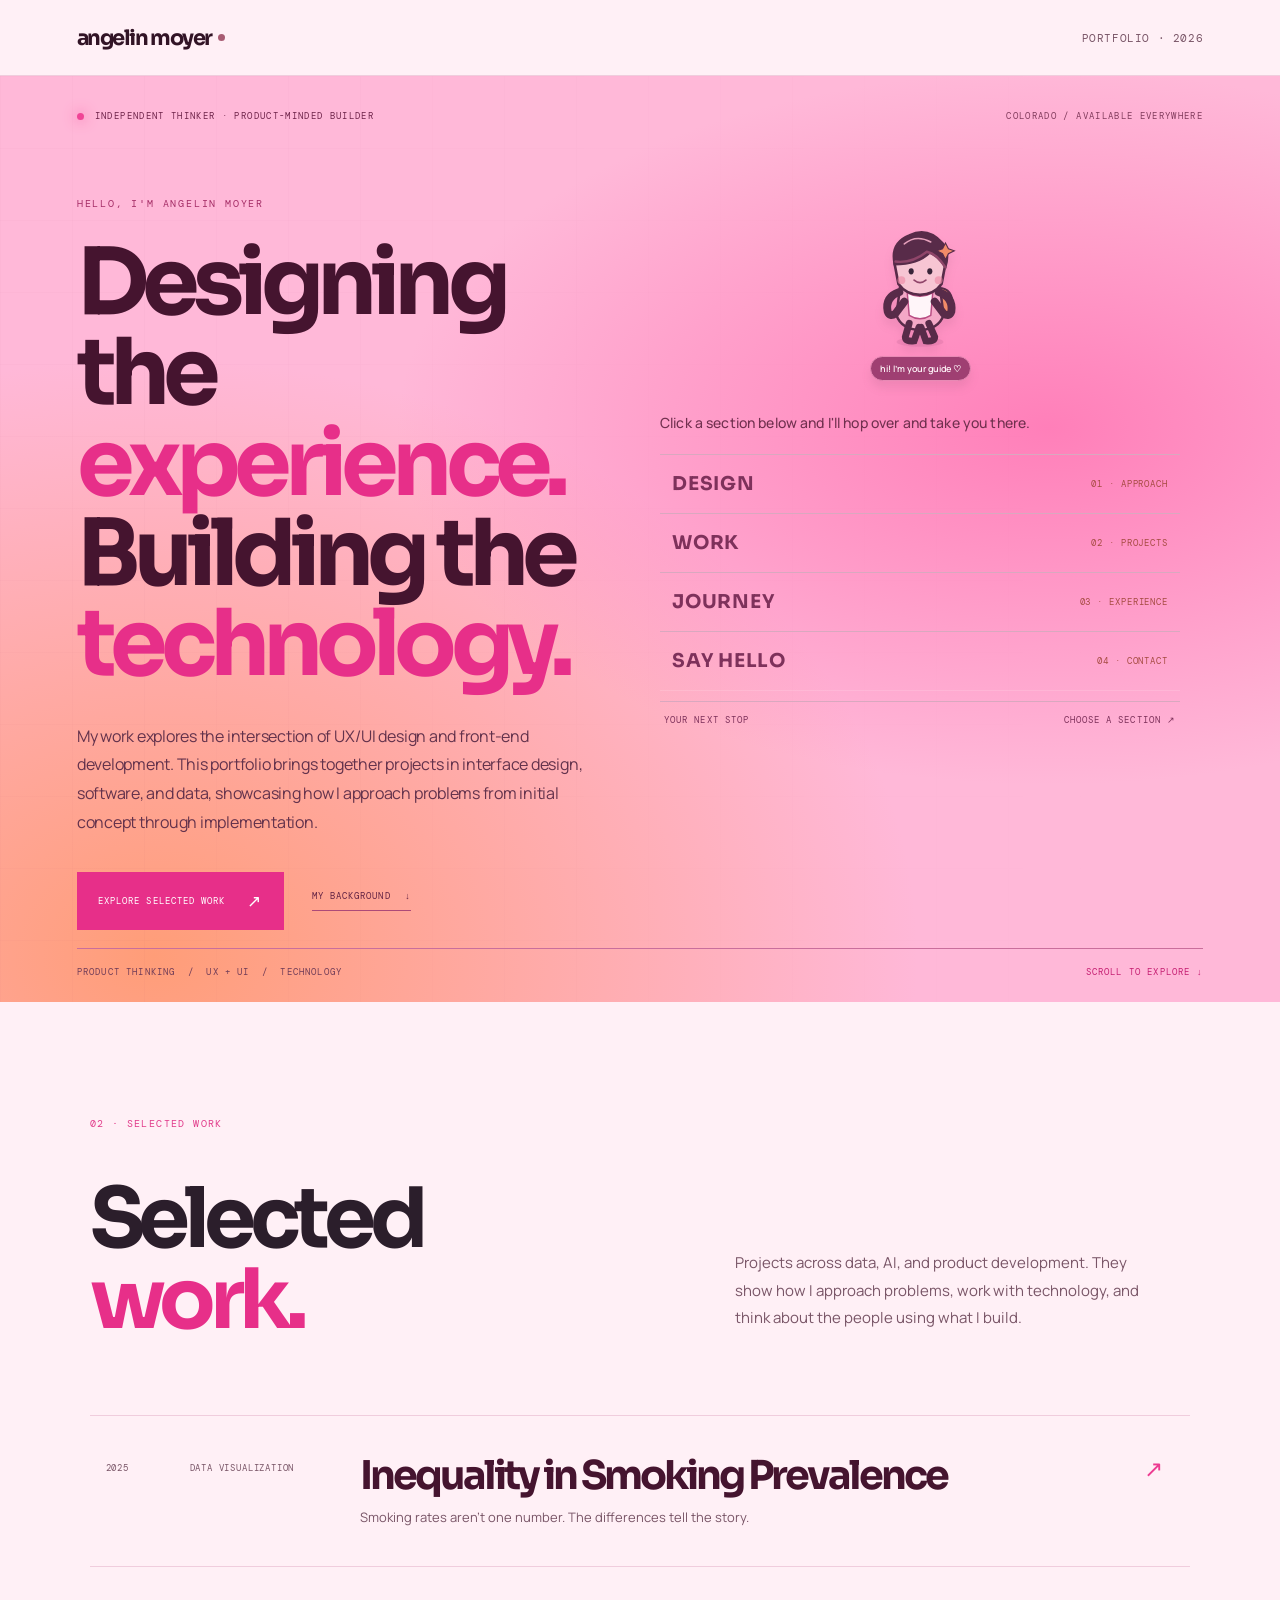
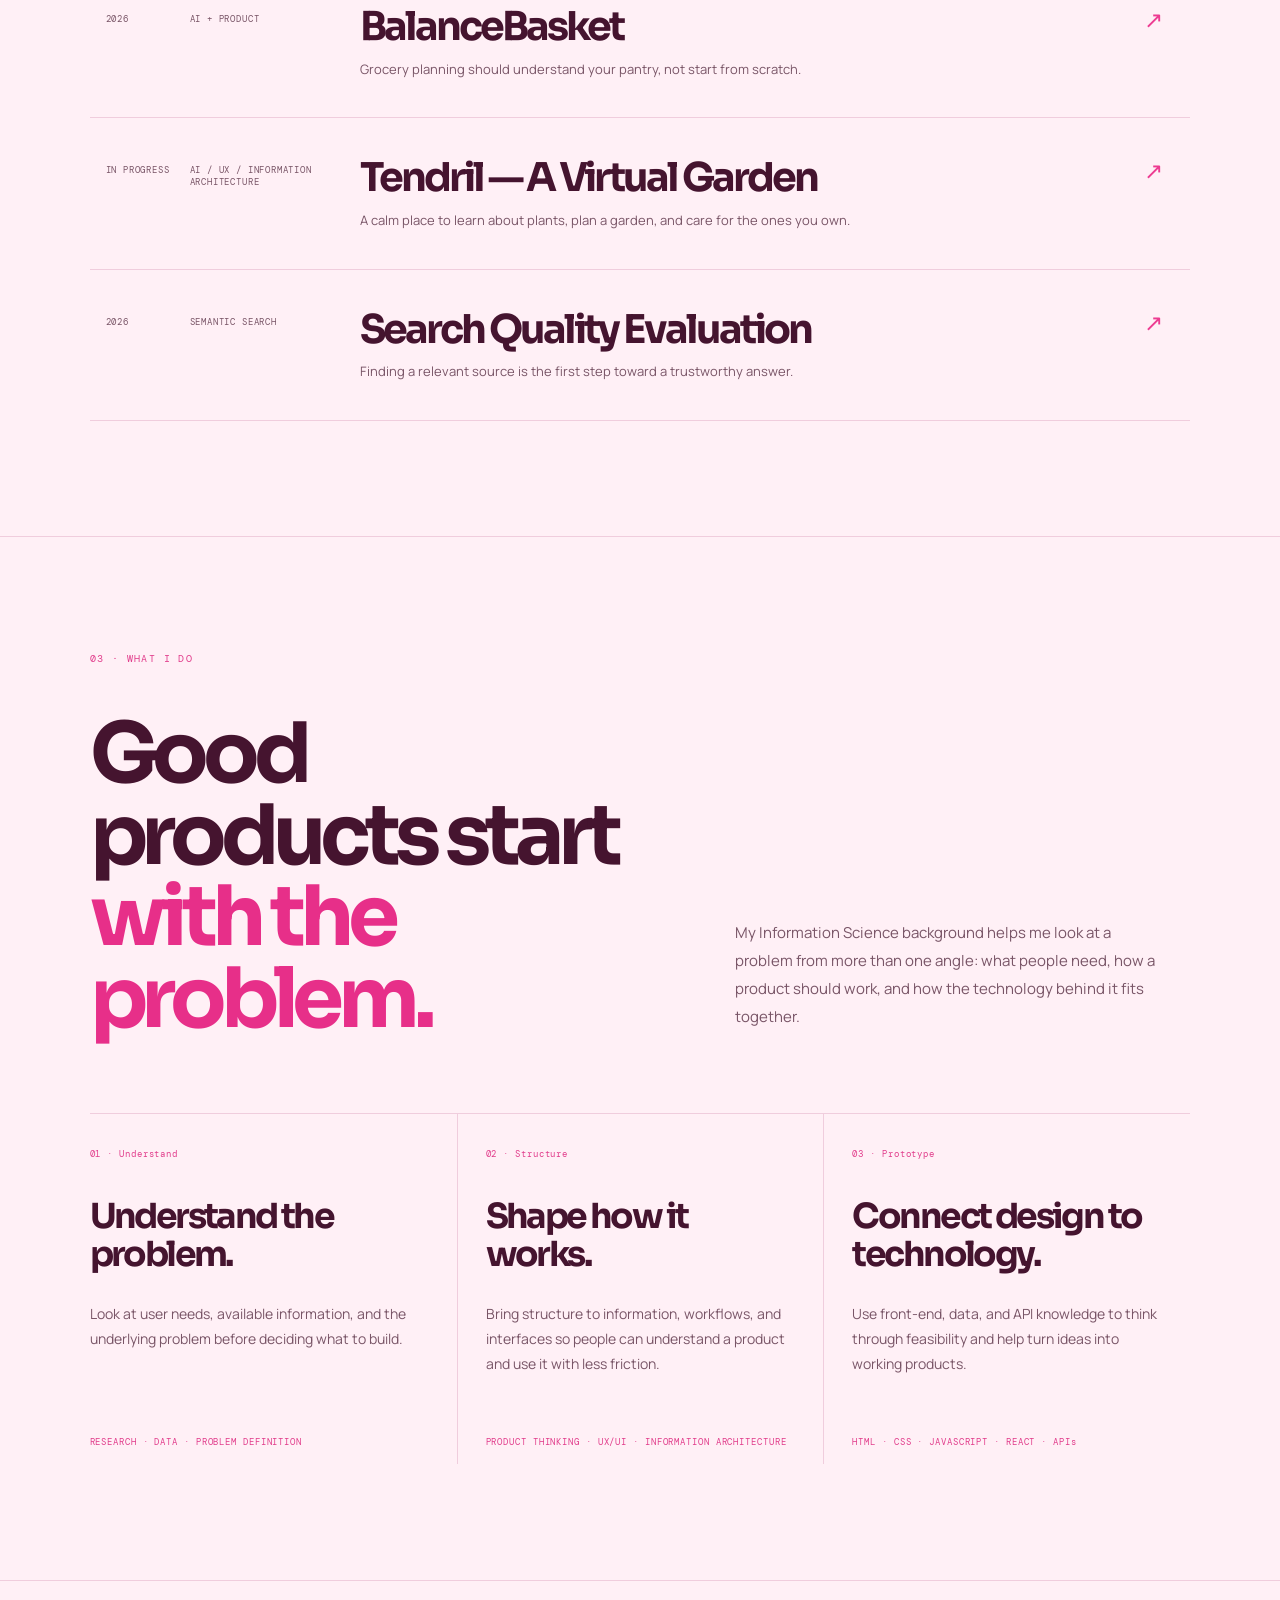
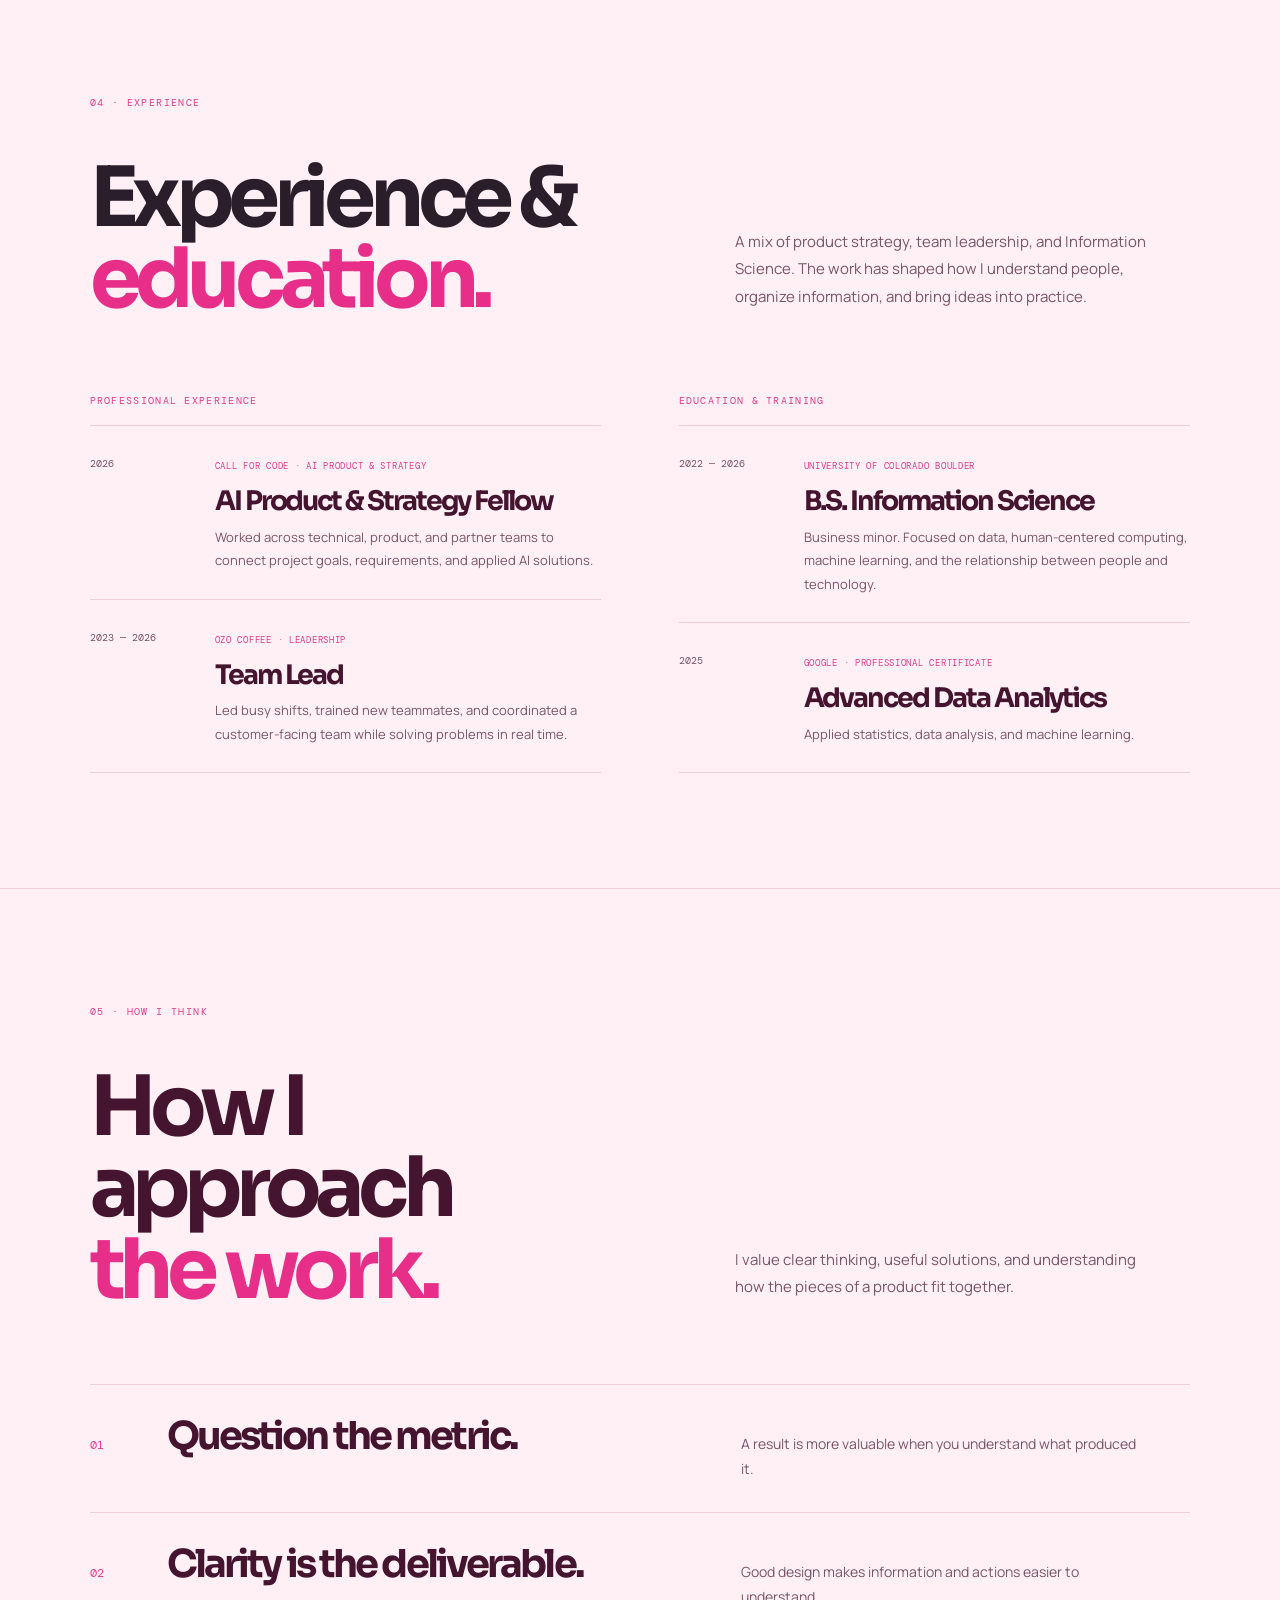
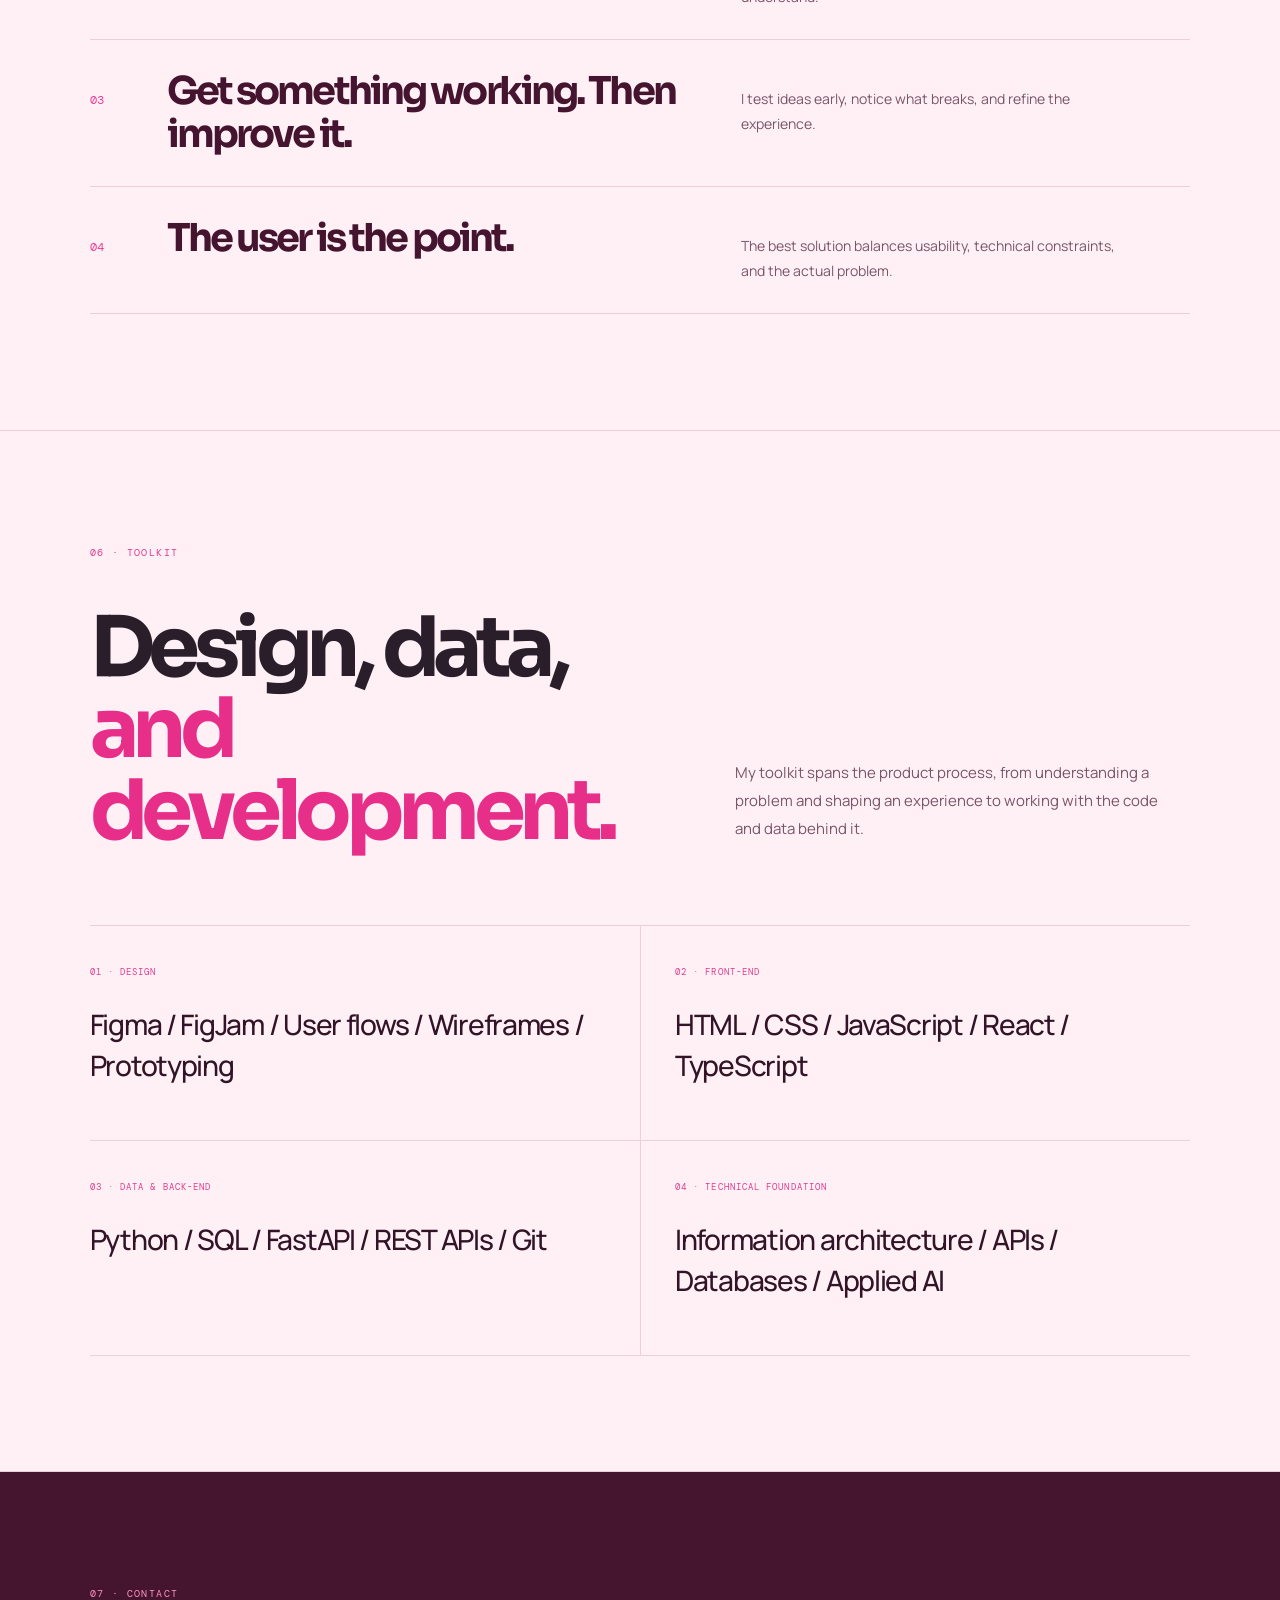
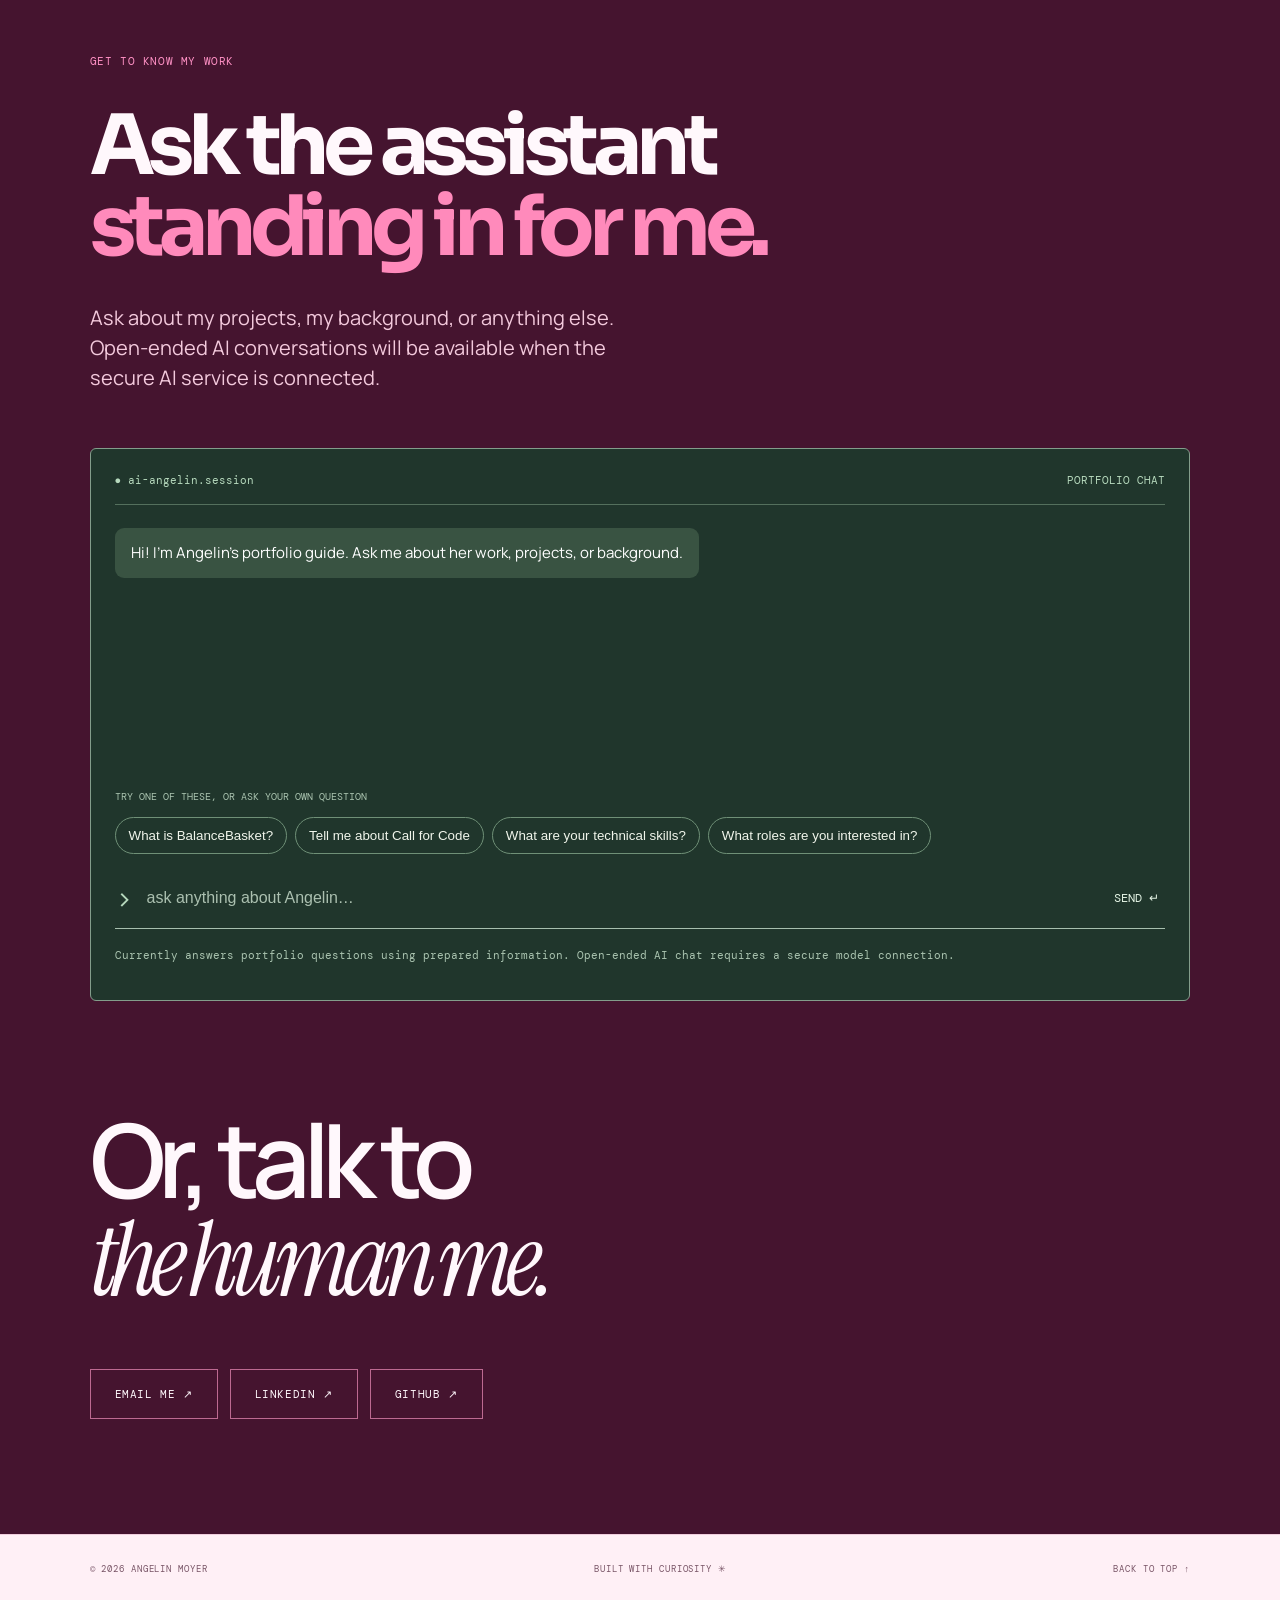
<file: index.html>
<!doctype html>
<html lang="en">
<head>
<meta charset="utf-8"><meta name="viewport" content="width=device-width,initial-scale=1">
<meta name="description" content="Angelin Moyer — Product thinking, user experience, and technical problem-solving. Selected work and experience.">
<title>Angelin Moyer — Product · Design · Technology</title>
<link rel="stylesheet" href="editorial.css"><link rel="stylesheet" href="motion.css"><link rel="stylesheet" href="assistant.css"><link rel="stylesheet" href="projects-inline.css"><link rel="stylesheet" href="illustrations.css"><link rel="stylesheet" href="playground.css?v=guide-spacing-2">
</head>
<body>
<div class="site-wrap">
<header class="topbar"><a class="wordmark" href="#top">angelin moyer<span class="asterisk">✳</span></a><span class="topbar-caption">PORTFOLIO · 2026</span></header>
<main id="top">
<section class="hero section">
  <div class="hero-kicker"><span class="hero-kicker-dot"></span><span>INDEPENDENT THINKER · PRODUCT-MINDED BUILDER</span><span class="hero-kicker-right">COLORADO / AVAILABLE EVERYWHERE</span></div>
  <div class="hero-stage">
    <div class="hero-copy">
      <p class="hero-overline">HELLO, I'M ANGELIN MOYER</p>
      <h1>Designing the<br><em>experience.</em><br>Building the<br><em>technology.</em></h1>
      <p class="hero-lead">My work explores the intersection of UX/UI design and front-end development. This portfolio brings together projects in interface design, software, and data, showcasing how I approach problems from initial concept through implementation.</p>
      <div class="hero-actions"><a class="hero-primary" href="#work">EXPLORE SELECTED WORK <span>↗</span></a><a class="hero-secondary" href="#path">MY BACKGROUND <span>↓</span></a></div>
    </div>
    <div class="hero-art interactive-world" aria-label="Interactive portfolio world">
      <div class="world-heading"><span>HI, I'M YOUR GUIDE</span><span>LET'S EXPLORE</span></div><p class="guide-instructions">Click a section below and I'll hop over and take you there.</p>
      <div class="world-stage" id="world-stage">
        
        <button class="world-object object-design" data-destination="approach" aria-label="Go to design approach">
          <span class="object-name">DESIGN</span><span class="object-hint">01 · APPROACH</span>
        </button>
        <button class="world-object object-build" data-destination="work" aria-label="Go to selected work">
          <span class="object-name">WORK</span><span class="object-hint">02 · PROJECTS</span>
        </button>
        <button class="world-object object-data" data-destination="path" aria-label="Go to experience and education">
          <span class="object-name">JOURNEY</span><span class="object-hint">03 · EXPERIENCE</span>
        </button>
        <button class="world-object object-product" data-destination="contact" aria-label="Go to contact">
          <span class="object-name">SAY HELLO</span><span class="object-hint">04 · CONTACT</span>
        </button>
        <div class="tiny-mascot" id="tiny-mascot" aria-hidden="true">
          <svg viewBox="0 0 100 126" role="presentation">
            <ellipse cx="50" cy="118" rx="24" ry="5" class="mascot-shadow"/>
            <path class="mascot-backpack" d="M69 63 Q84 63 83 82 L76 91 L66 83Z"/>
            <path class="mascot-body" d="M30 59 Q50 48 70 59 L74 91 Q69 105 50 106 Q31 105 26 91Z"/>
            <path class="mascot-bib" d="M37 68 Q50 75 63 68 L61 91 Q50 98 39 91Z"/>
            <path class="mascot-arm" d="M29 67 Q14 72 17 87 Q19 93 25 89 L34 77"/>
            <path class="mascot-arm" d="M69 67 Q84 72 82 87 Q80 93 74 89 L65 77"/>
            <path class="mascot-leg" d="M39 99 L35 113 Q35 118 44 117 L49 103"/>
            <path class="mascot-leg" d="M59 99 L65 113 Q65 118 56 117 L51 103"/>
            <path class="mascot-head" d="M24 38 Q24 12 50 10 Q76 12 76 38 L72 59 Q64 70 50 70 Q36 70 28 59Z"/>
            <path class="mascot-hair" d="M24 39 Q19 17 39 9 Q58 0 73 17 Q81 27 76 42 Q69 31 60 27 Q48 39 24 39Z"/>
            <path class="mascot-fringe" d="M25 36 Q42 38 57 26 Q67 28 76 42"/>
            <ellipse cx="41" cy="46" rx="2.6" ry="3.2" class="mascot-eye"/><ellipse cx="60" cy="46" rx="2.6" ry="3.2" class="mascot-eye"/>
            <path class="mascot-smile" d="M44 55 Q50 60 56 55"/>
            <circle cx="31" cy="55" r="4" class="mascot-blush"/><circle cx="69" cy="55" r="4" class="mascot-blush"/>
            <path class="mascot-hairline" d="M34 18 Q46 8 61 16"/>
            <path class="mascot-star" d="M76 17 l3 6 6 2 -6 3 -3 6 -3 -6 -6 -3 6 -2Z"/>
          </svg>
          <span>hi! I'm your guide ♡</span>
        </div>
        
      </div>
      <div class="world-footer"><span>YOUR NEXT STOP</span><span>CHOOSE A SECTION ↗</span></div>
    </div>  </div>
  <div class="hero-bottomline"><span>PRODUCT THINKING&nbsp; / &nbsp;UX + UI&nbsp; / &nbsp;TECHNOLOGY</span><a href="#work">SCROLL TO EXPLORE ↓</a></div>
</section>
<section class="section works" id="work"><div class="section-index">02 · SELECTED WORK</div><div class="section-intro"><h2>Selected<br><em>work.</em></h2><p>Projects across data, AI, and product development. They show how I approach problems, work with technology, and think about the people using what I build.</p></div>
<div class="work-list"><details class="editorial-project" id="project-1"><summary class="work-row"><span class="work-year">2025</span><span class="work-code">DATA VISUALIZATION</span><span class="work-name">Inequality in Smoking Prevalence<small>Smoking rates aren't one number. The differences tell the story.</small></span><span class="work-arrow" aria-hidden="true">↗</span></summary><div class="project-reveal"><div class="project-feature"><div class="project-kicker">DATA VISUALIZATION / 2025</div><h3>Inequality in Smoking Prevalence</h3><p class="project-standfirst">Smoking rates aren't one number. The differences tell the story.</p><p>A public-health analysis exploring how smoking prevalence changes across place, education, age, race, and sex. Rather than reduce the problem to one national average, I wanted people to be able to see the disparities.</p><p>I cleaned and combined public datasets, used SQL and Python to examine trends, and helped create interactive visualizations that made comparisons easier to explore.</p><div class="project-stack">PYTHON · SQL · PANDAS · DATA VISUALIZATION</div></div><div class="project-visual"><div class="mini-art art-analytics" aria-hidden="true"><div class="art-bars"><i></i><i></i><i></i><i></i><i></i></div><span>↗</span></div><span>SELECTED WORK · 01</span></div></div></details>
<details class="editorial-project" id="project-2"><summary class="work-row"><span class="work-year">2026</span><span class="work-code">AI + PRODUCT</span><span class="work-name">BalanceBasket<small>Grocery planning should understand your pantry, not start from scratch.</small></span><span class="work-arrow" aria-hidden="true">↗</span></summary><div class="project-reveal"><div class="project-feature"><div class="project-kicker">AI + PRODUCT / 2026</div><h3>BalanceBasket</h3><p class="project-standfirst">Grocery planning should understand your pantry, not start from scratch.</p><p>A budget-aware grocery planner that brings together lists, pantry tracking, meal ideas, and AI-assisted recommendations. The challenge wasn't just generating an answer. It was giving the assistant enough context to make the answer useful.</p><p>I led backend and AI assistant work, creating FastAPI endpoints and database workflows that pass cart items, pantry contents, budgets, and dietary preferences into the recommendation experience.</p><div class="project-stack">PYTHON · FASTAPI · SQLITE · REST APIs</div></div><div class="project-visual"><div class="mini-art art-basket" aria-hidden="true"><div class="basket-body"><span>✳</span><b>BALANCE<br>BASKET</b></div><div class="basket-orbit">AI</div></div><span>SELECTED WORK · 02</span></div></div></details>
<details class="editorial-project" id="project-3"><summary class="work-row"><span class="work-year">IN PROGRESS</span><span class="work-code">AI / UX / INFORMATION ARCHITECTURE</span><span class="work-name">Tendril — A Virtual Garden<small>A calm place to learn about plants, plan a garden, and care for the ones you own.</small></span><span class="work-arrow" aria-hidden="true">↗</span></summary><div class="project-reveal"><div class="project-feature"><div class="project-kicker">AI / UX / INFORMATION ARCHITECTURE · 2026</div><h3>Tendril</h3><p class="project-standfirst">A virtual garden that grows alongside your real one.</p><p>Tendril is a cozy virtual garden concept that helps beginner plant owners explore plants before bringing them home and care for the ones they already own. An AI assistant offers plant-care guidance with sources, confidence cues, and clear ways to question or correct an answer.</p><p>The project is in progress. I'm developing the information architecture around a shared content model for dream plants, real plants, and AI answers, with a plant lifecycle that moves from exploring and learning to acquiring and growing. Planned research includes a competitor audit, user interviews, and card sorting to shape the structure and navigation.</p><p>Next, I'll translate the IA into a Figma design system, key mobile screens, and clickable flows, then test and refine the experience. The case study will document design decisions, usability findings, iterations, and accessibility considerations as the work develops.</p><div class="project-stack">FIGMA · UX RESEARCH · INFORMATION ARCHITECTURE · PROTOTYPING · AI UX</div></div><div class="project-visual"><div class="mini-art art-tendril" aria-hidden="true"><div class="tendril-sun"></div><div class="tendril-stem stem-one"><i></i><b></b></div><div class="tendril-stem stem-two"><i></i><b></b></div><div class="tendril-stem stem-three"><i></i><b></b></div><div class="tendril-pot"><span></span></div><div class="tendril-label">GROW AT YOUR OWN PACE</div></div><span>CASE STUDY · IN PROGRESS</span></div></div></details>
<details class="editorial-project" id="project-4"><summary class="work-row"><span class="work-year">2026</span><span class="work-code">SEMANTIC SEARCH</span><span class="work-name">Search Quality Evaluation<small>Finding a relevant source is the first step toward a trustworthy answer.</small></span><span class="work-arrow" aria-hidden="true">↗</span></summary><div class="project-reveal"><div class="project-feature"><div class="project-kicker">SEMANTIC SEARCH / 2026</div><h3>Search Quality Evaluation</h3><p class="project-standfirst">Finding a relevant source is the first step toward a trustworthy answer.</p><p>A semantic search and retrieval project built around embeddings, vector similarity, and source-grounded responses. The interesting question was not only whether a system could return text, but whether that text was actually relevant.</p><p>I worked with document preprocessing, embedding-based retrieval, similarity scoring, and evaluation planning to identify failure modes and assess search quality.</p><div class="project-stack">PYTHON · MONGODB · OLLAMA · RAG</div></div><div class="project-visual"><div class="mini-art art-search" aria-hidden="true"><div class="node n1">DATA</div><div class="node n2">EMBED</div><div class="node n3">MATCH</div><div class="node n4">ANSWER</div></div><span>SELECTED WORK · 04</span></div></div></details></div></section>
<section class="section" id="approach"><div class="section-index">03 · WHAT I DO</div><div class="section-intro"><h2>Good products start<br><em>with the problem.</em></h2><p>My Information Science background helps me look at a problem from more than one angle: what people need, how a product should work, and how the technology behind it fits together.</p></div><div class="triad">
<article><span class="count">01 · Understand</span><h3>Understand the problem.</h3><p>Look at user needs, available information, and the underlying problem before deciding what to build.</p><span class="underlabel">RESEARCH · DATA · PROBLEM DEFINITION</span></article>
<article><span class="count">02 · Structure</span><h3>Shape how it works.</h3><p>Bring structure to information, workflows, and interfaces so people can understand a product and use it with less friction.</p><span class="underlabel">PRODUCT THINKING · UX/UI · INFORMATION ARCHITECTURE</span></article>
<article><span class="count">03 · Prototype</span><h3>Connect design to technology.</h3><p>Use front-end, data, and API knowledge to think through feasibility and help turn ideas into working products.</p><span class="underlabel">HTML · CSS · JAVASCRIPT · REACT · APIs</span></article>
</div></section>
<section class="section path" id="path"><div class="section-index">04 · EXPERIENCE</div><div class="section-intro"><h2>Experience &<br><em>education.</em></h2><p>A mix of product strategy, team leadership, and Information Science. The work has shaped how I understand people, organize information, and bring ideas into practice.</p></div>
<div class="experience-groups">
  <div class="experience-group"><div class="experience-group-label">PROFESSIONAL EXPERIENCE</div>
    <article class="experience-card"><span class="experience-date">2026</span><div><small>CALL FOR CODE · AI PRODUCT & STRATEGY</small><h3>AI Product & Strategy Fellow</h3><p>Worked across technical, product, and partner teams to connect project goals, requirements, and applied AI solutions.</p></div></article>
    <article class="experience-card"><span class="experience-date">2023 — 2026</span><div><small>OZO COFFEE · LEADERSHIP</small><h3>Team Lead</h3><p>Led busy shifts, trained new teammates, and coordinated a customer-facing team while solving problems in real time.</p></div></article>
  </div>
  <div class="experience-group"><div class="experience-group-label">EDUCATION & TRAINING</div>
    <article class="experience-card"><span class="experience-date">2022 — 2026</span><div><small>UNIVERSITY OF COLORADO BOULDER</small><h3>B.S. Information Science</h3><p>Business minor. Focused on data, human-centered computing, machine learning, and the relationship between people and technology.</p></div></article>
    <article class="experience-card"><span class="experience-date">2025</span><div><small>GOOGLE · PROFESSIONAL CERTIFICATE</small><h3>Advanced Data Analytics</h3><p>Applied statistics, data analysis, and machine learning.</p></div></article>
  </div>
</div></section>
<section class="section principles" id="thinking"><div class="section-index">05 · HOW I THINK</div><div class="section-intro"><h2>How I approach<br><em>the work.</em></h2><p>I value clear thinking, useful solutions, and understanding how the pieces of a product fit together.</p></div><div class="principle-list">
<div><span>01</span><h3>Question the metric.</h3><p>A result is more valuable when you understand what produced it.</p></div>
<div><span>02</span><h3>Clarity is the deliverable.</h3><p>Good design makes information and actions easier to understand.</p></div>
<div><span>03</span><h3>Get something working. Then improve it.</h3><p>I test ideas early, notice what breaks, and refine the experience.</p></div>
<div><span>04</span><h3>The user is the point.</h3><p>The best solution balances usability, technical constraints, and the actual problem.</p></div>
</div></section>
<section class="section tools" id="tools"><div class="section-index">06 · TOOLKIT</div><div class="section-intro"><h2>Design, data,<br><em>and development.</em></h2><p>My toolkit spans the product process, from understanding a problem and shaping an experience to working with the code and data behind it.</p></div><div class="tool-grid"><div><span>01 · DESIGN</span><p>Figma / FigJam / User flows / Wireframes / Prototyping</p></div><div><span>02 · FRONT-END</span><p>HTML / CSS / JavaScript / React / TypeScript</p></div><div><span>03 · DATA & BACK-END</span><p>Python / SQL / FastAPI / REST APIs / Git</p></div><div><span>04 · TECHNICAL FOUNDATION</span><p>Information architecture / APIs / Databases / Applied AI</p></div></div></section>
<section class="section contact" id="contact">
<div class="section-index">07 · CONTACT</div><div class="contact-inner">
<span class="micro-label">GET TO KNOW MY WORK</span>
<h2>Ask the assistant<br><em>standing in for me.</em></h2>
<p>Ask about my projects, my background, or anything else. Open-ended AI conversations will be available when the secure AI service is connected.</p>
<div class="chat-shell"><div class="chat-top">● ai-angelin.session <span>PORTFOLIO CHAT</span></div>
<div class="chat-log" id="chat-log" role="log" aria-live="polite"><div class="chat-bubble assistant">Hi! I'm Angelin's portfolio guide. Ask me about her work, projects, or background.</div></div>
<p class="chat-hint">TRY ONE OF THESE, OR ASK YOUR OWN QUESTION</p>
<div class="chat-suggestions"><button data-q="What is BalanceBasket?">What is BalanceBasket?</button><button data-q="Tell me about Call for Code">Tell me about Call for Code</button><button data-q="What are your technical skills?">What are your technical skills?</button><button data-q="What roles are you interested in?">What roles are you interested in?</button></div>
<form id="chat-form" class="chat-form"><label for="chat-question" class="visually-hidden">Ask about Angelin</label><span>›</span><input id="chat-question" maxlength="250" required autocomplete="off" placeholder="ask anything about Angelin…"><button type="submit">SEND ↵</button></form>
<p class="chat-note">Currently answers portfolio questions using prepared information. Open-ended AI chat requires a secure model connection.</p>
</div>
<h3 class="human-heading">Or, talk to<br><em>the human me.</em></h3>
<div class="contact-links"><a href="mailto:angiemoyer14@gmail.com">EMAIL ME ↗</a><a href="https://www.linkedin.com/in/angelin-moyer" target="_blank" rel="noopener">LINKEDIN ↗</a><a href="https://github.com/angelin-moyer" target="_blank" rel="noopener">GITHUB ↗</a></div>
</div></section>
</main><footer><span>© 2026 ANGELIN MOYER</span><span>BUILT WITH CURIOSITY ✳</span><a href="#top">BACK TO TOP ↑</a></footer>
</div>
<script src="motion.js" defer></script><script src="hero-grid.js" defer></script><script src="assistant.js" defer></script><script src="projects-inline.js" defer></script><script src="playground.js" defer></script></body></html>
</file>
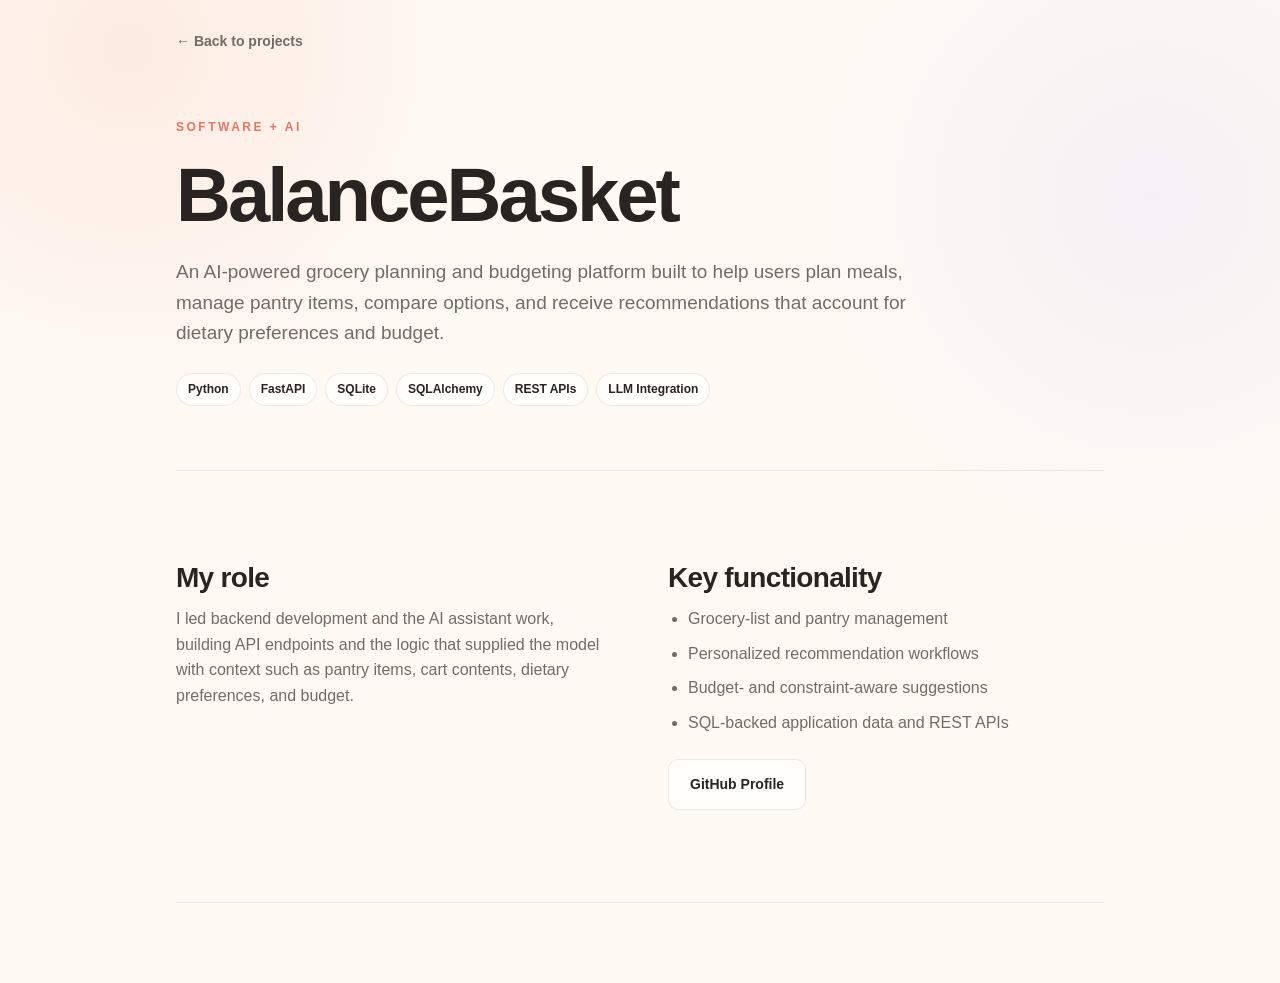
<file: projects/balancebasket.html>
<!DOCTYPE html><html lang="en" class="project-page"><head><meta charset="UTF-8"><meta name="viewport" content="width=device-width, initial-scale=1.0"><title>BalanceBasket | Angelin Moyer</title><link rel="stylesheet" href="../style.css"></head><body><main><a class="back-link" href="../index.html#projects">← Back to projects</a><section class="project-hero"><p class="section-label">SOFTWARE + AI</p><h1>BalanceBasket</h1><p class="project-summary">An AI-powered grocery planning and budgeting platform built to help users plan meals, manage pantry items, compare options, and receive recommendations that account for dietary preferences and budget.</p><div class="project-meta"><span>Python</span><span>FastAPI</span><span>SQLite</span><span>SQLAlchemy</span><span>REST APIs</span><span>LLM Integration</span></div></section><section class="detail-grid"><div class="detail-block"><h2>My role</h2><p>I led backend development and the AI assistant work, building API endpoints and the logic that supplied the model with context such as pantry items, cart contents, dietary preferences, and budget.</p></div><div class="detail-block"><h2>Key functionality</h2><ul><li>Grocery-list and pantry management</li><li>Personalized recommendation workflows</li><li>Budget- and constraint-aware suggestions</li><li>SQL-backed application data and REST APIs</li></ul><div class="project-actions"><a class="button secondary" href="https://github.com/angelin-moyer" target="_blank" rel="noreferrer">GitHub Profile</a></div></div></section></main></body></html>
</file>
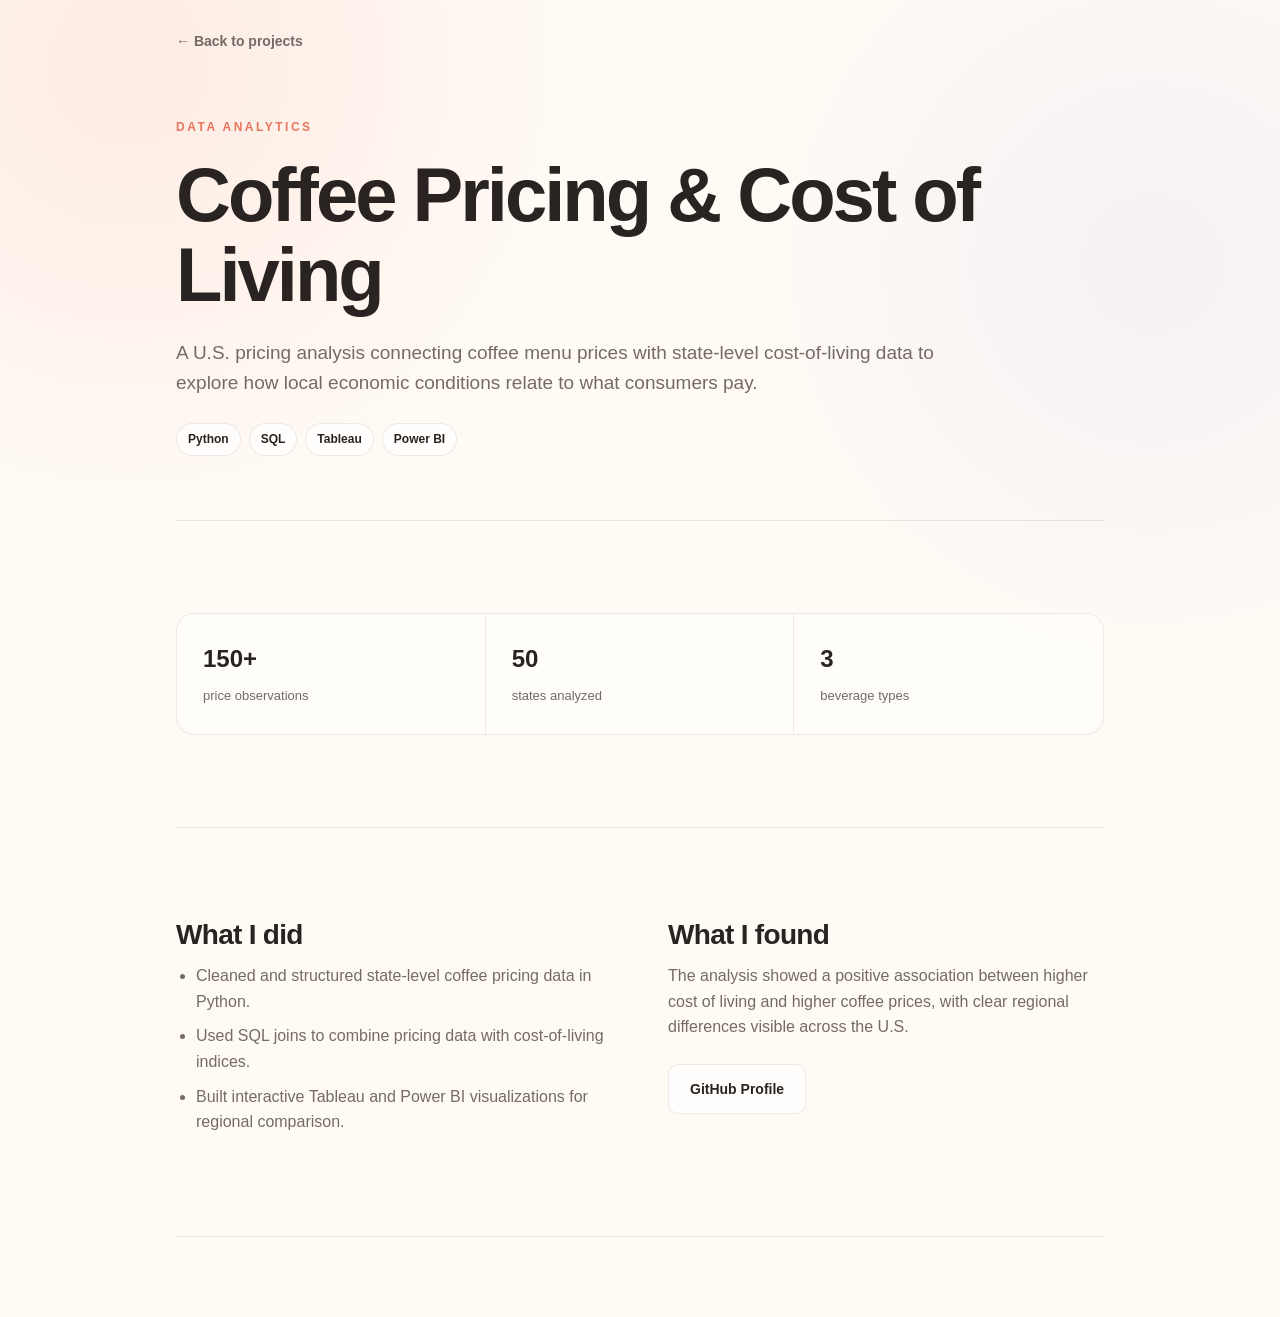
<file: projects/coffee.html>
<!DOCTYPE html><html lang="en" class="project-page"><head><meta charset="UTF-8"><meta name="viewport" content="width=device-width, initial-scale=1.0"><title>Coffee Pricing & Cost of Living | Angelin Moyer</title><link rel="stylesheet" href="../style.css"></head><body><main><a class="back-link" href="../index.html#projects">← Back to projects</a><section class="project-hero"><p class="section-label">DATA ANALYTICS</p><h1>Coffee Pricing & Cost of Living</h1><p class="project-summary">A U.S. pricing analysis connecting coffee menu prices with state-level cost-of-living data to explore how local economic conditions relate to what consumers pay.</p><div class="project-meta"><span>Python</span><span>SQL</span><span>Tableau</span><span>Power BI</span></div></section><section><div class="metric-strip"><div class="metric"><strong>150+</strong><span>price observations</span></div><div class="metric"><strong>50</strong><span>states analyzed</span></div><div class="metric"><strong>3</strong><span>beverage types</span></div></div></section><section class="detail-grid"><div class="detail-block"><h2>What I did</h2><ul><li>Cleaned and structured state-level coffee pricing data in Python.</li><li>Used SQL joins to combine pricing data with cost-of-living indices.</li><li>Built interactive Tableau and Power BI visualizations for regional comparison.</li></ul></div><div class="detail-block"><h2>What I found</h2><p>The analysis showed a positive association between higher cost of living and higher coffee prices, with clear regional differences visible across the U.S.</p><div class="project-actions"><a class="button secondary" href="https://github.com/angelin-moyer" target="_blank" rel="noreferrer">GitHub Profile</a></div></div></section></main></body></html>
</file>
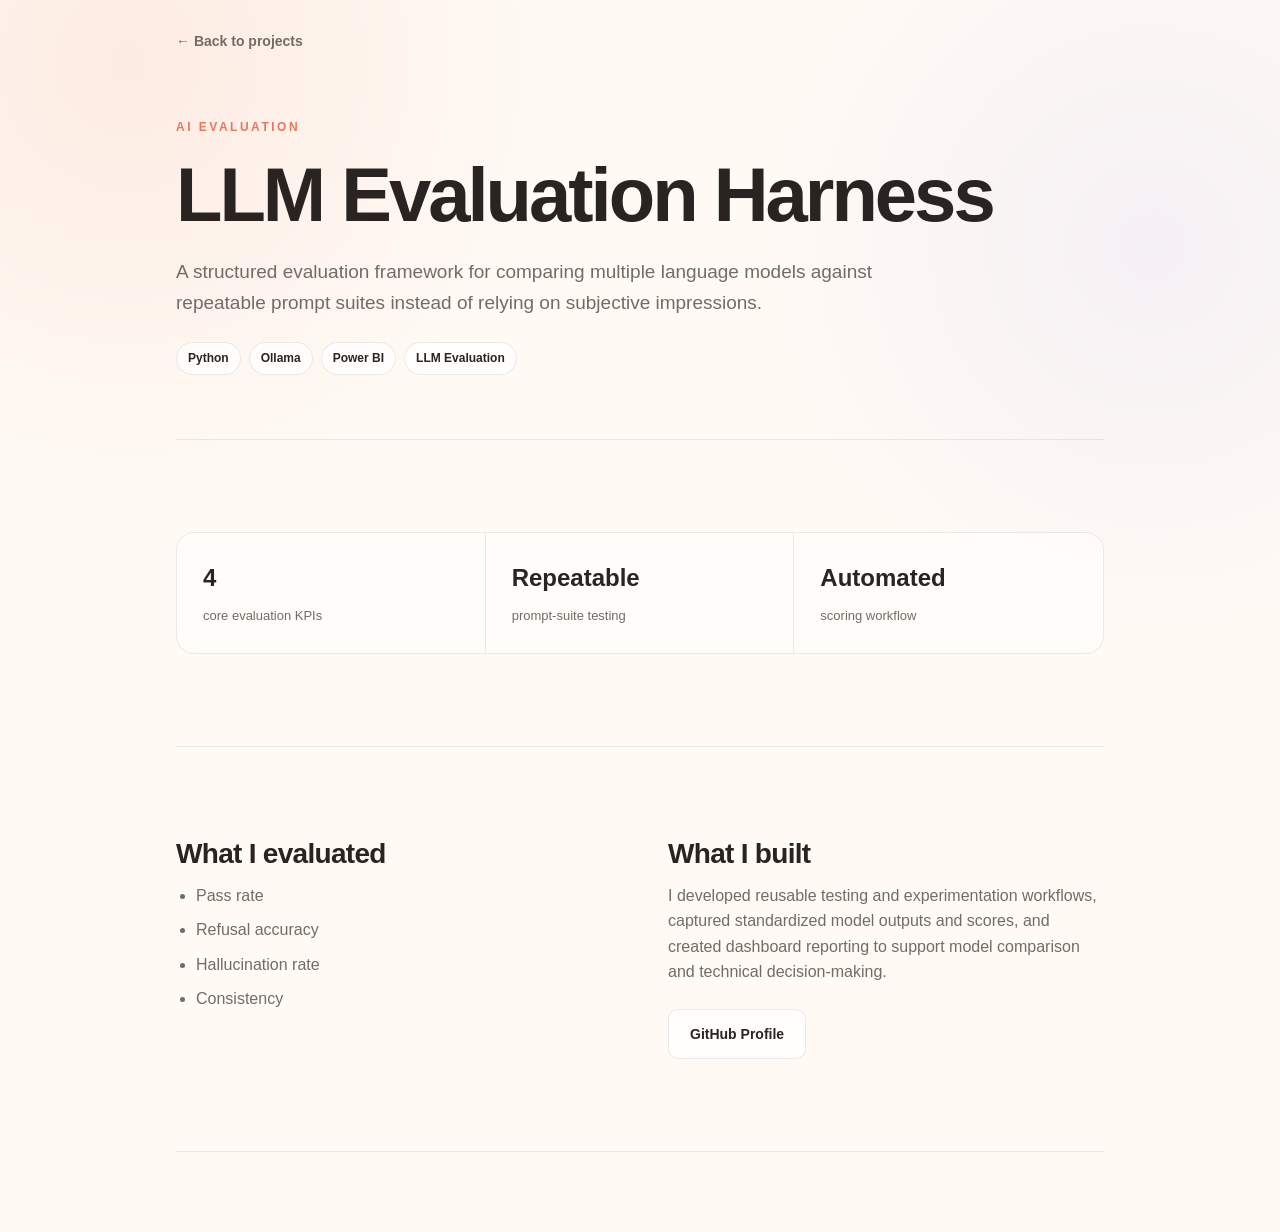
<file: projects/llm-evaluation.html>
<!DOCTYPE html><html lang="en" class="project-page"><head><meta charset="UTF-8"><meta name="viewport" content="width=device-width, initial-scale=1.0"><title>LLM Evaluation Harness | Angelin Moyer</title><link rel="stylesheet" href="../style.css"></head><body><main><a class="back-link" href="../index.html#projects">← Back to projects</a><section class="project-hero"><p class="section-label">AI EVALUATION</p><h1>LLM Evaluation Harness</h1><p class="project-summary">A structured evaluation framework for comparing multiple language models against repeatable prompt suites instead of relying on subjective impressions.</p><div class="project-meta"><span>Python</span><span>Ollama</span><span>Power BI</span><span>LLM Evaluation</span></div></section><section><div class="metric-strip"><div class="metric"><strong>4</strong><span>core evaluation KPIs</span></div><div class="metric"><strong>Repeatable</strong><span>prompt-suite testing</span></div><div class="metric"><strong>Automated</strong><span>scoring workflow</span></div></div></section><section class="detail-grid"><div class="detail-block"><h2>What I evaluated</h2><ul><li>Pass rate</li><li>Refusal accuracy</li><li>Hallucination rate</li><li>Consistency</li></ul></div><div class="detail-block"><h2>What I built</h2><p>I developed reusable testing and experimentation workflows, captured standardized model outputs and scores, and created dashboard reporting to support model comparison and technical decision-making.</p><div class="project-actions"><a class="button secondary" href="https://github.com/angelin-moyer" target="_blank" rel="noreferrer">GitHub Profile</a></div></div></section></main></body></html>
</file>
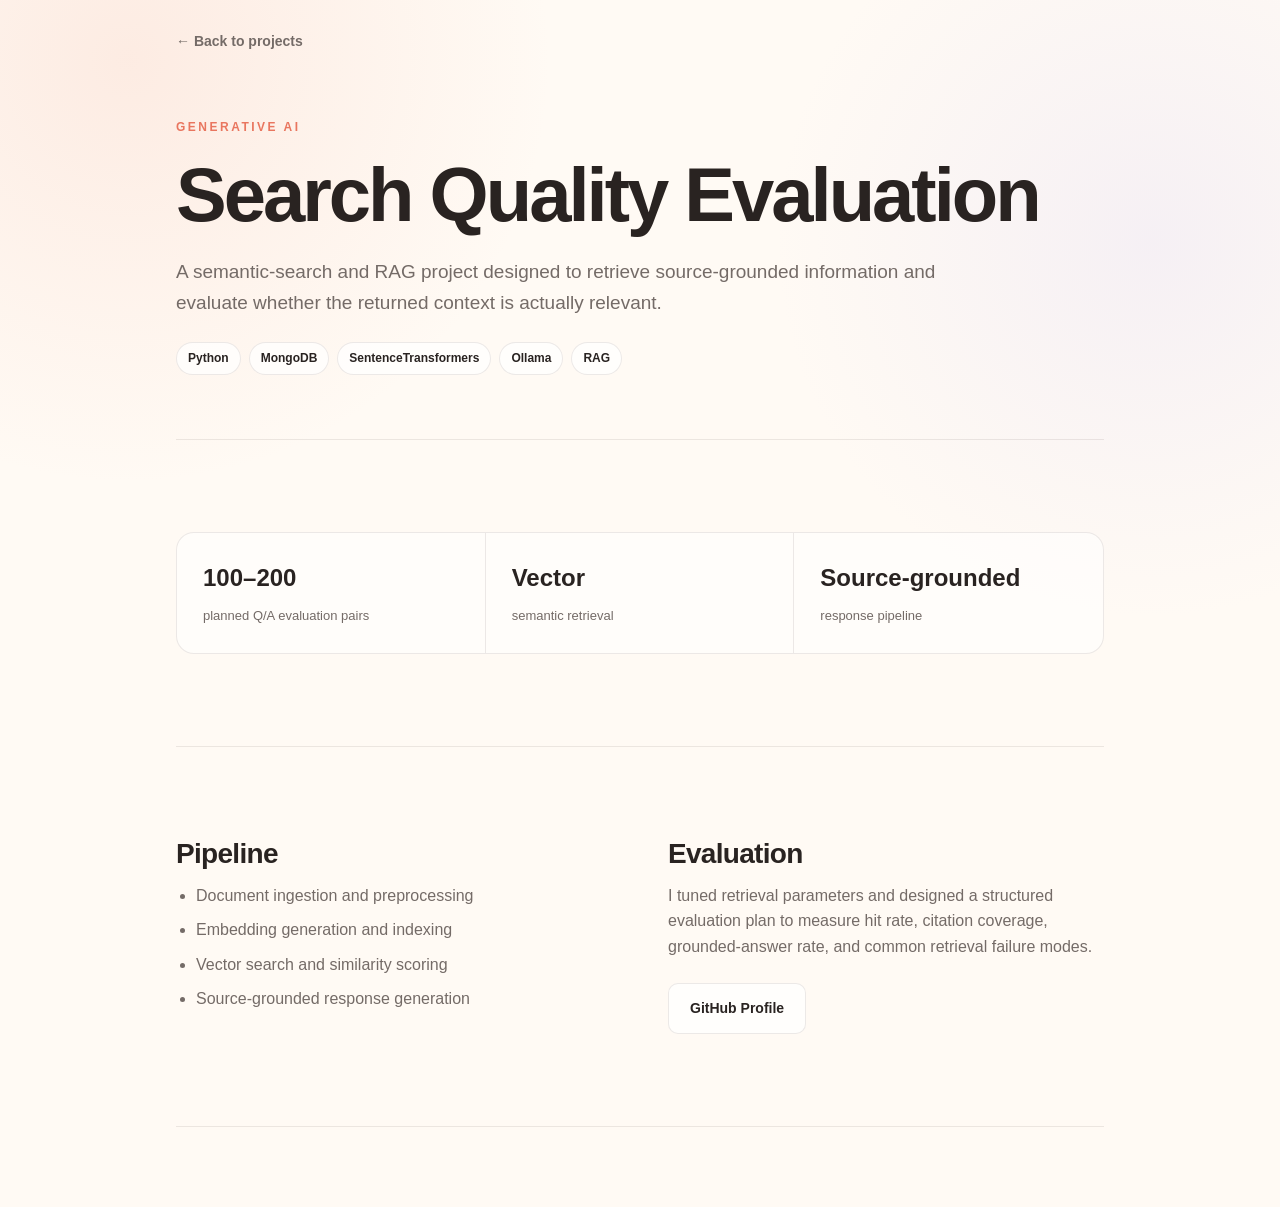
<file: projects/ollama.html>
<!DOCTYPE html><html lang="en" class="project-page"><head><meta charset="UTF-8"><meta name="viewport" content="width=device-width, initial-scale=1.0"><title>Search Quality Evaluation | Angelin Moyer</title><link rel="stylesheet" href="../style.css"></head><body><main><a class="back-link" href="../index.html#projects">← Back to projects</a><section class="project-hero"><p class="section-label">GENERATIVE AI</p><h1>Search Quality Evaluation</h1><p class="project-summary">A semantic-search and RAG project designed to retrieve source-grounded information and evaluate whether the returned context is actually relevant.</p><div class="project-meta"><span>Python</span><span>MongoDB</span><span>SentenceTransformers</span><span>Ollama</span><span>RAG</span></div></section><section><div class="metric-strip"><div class="metric"><strong>100–200</strong><span>planned Q/A evaluation pairs</span></div><div class="metric"><strong>Vector</strong><span>semantic retrieval</span></div><div class="metric"><strong>Source-grounded</strong><span>response pipeline</span></div></div></section><section class="detail-grid"><div class="detail-block"><h2>Pipeline</h2><ul><li>Document ingestion and preprocessing</li><li>Embedding generation and indexing</li><li>Vector search and similarity scoring</li><li>Source-grounded response generation</li></ul></div><div class="detail-block"><h2>Evaluation</h2><p>I tuned retrieval parameters and designed a structured evaluation plan to measure hit rate, citation coverage, grounded-answer rate, and common retrieval failure modes.</p><div class="project-actions"><a class="button secondary" href="https://github.com/angelin-moyer" target="_blank" rel="noreferrer">GitHub Profile</a></div></div></section></main></body></html>
</file>
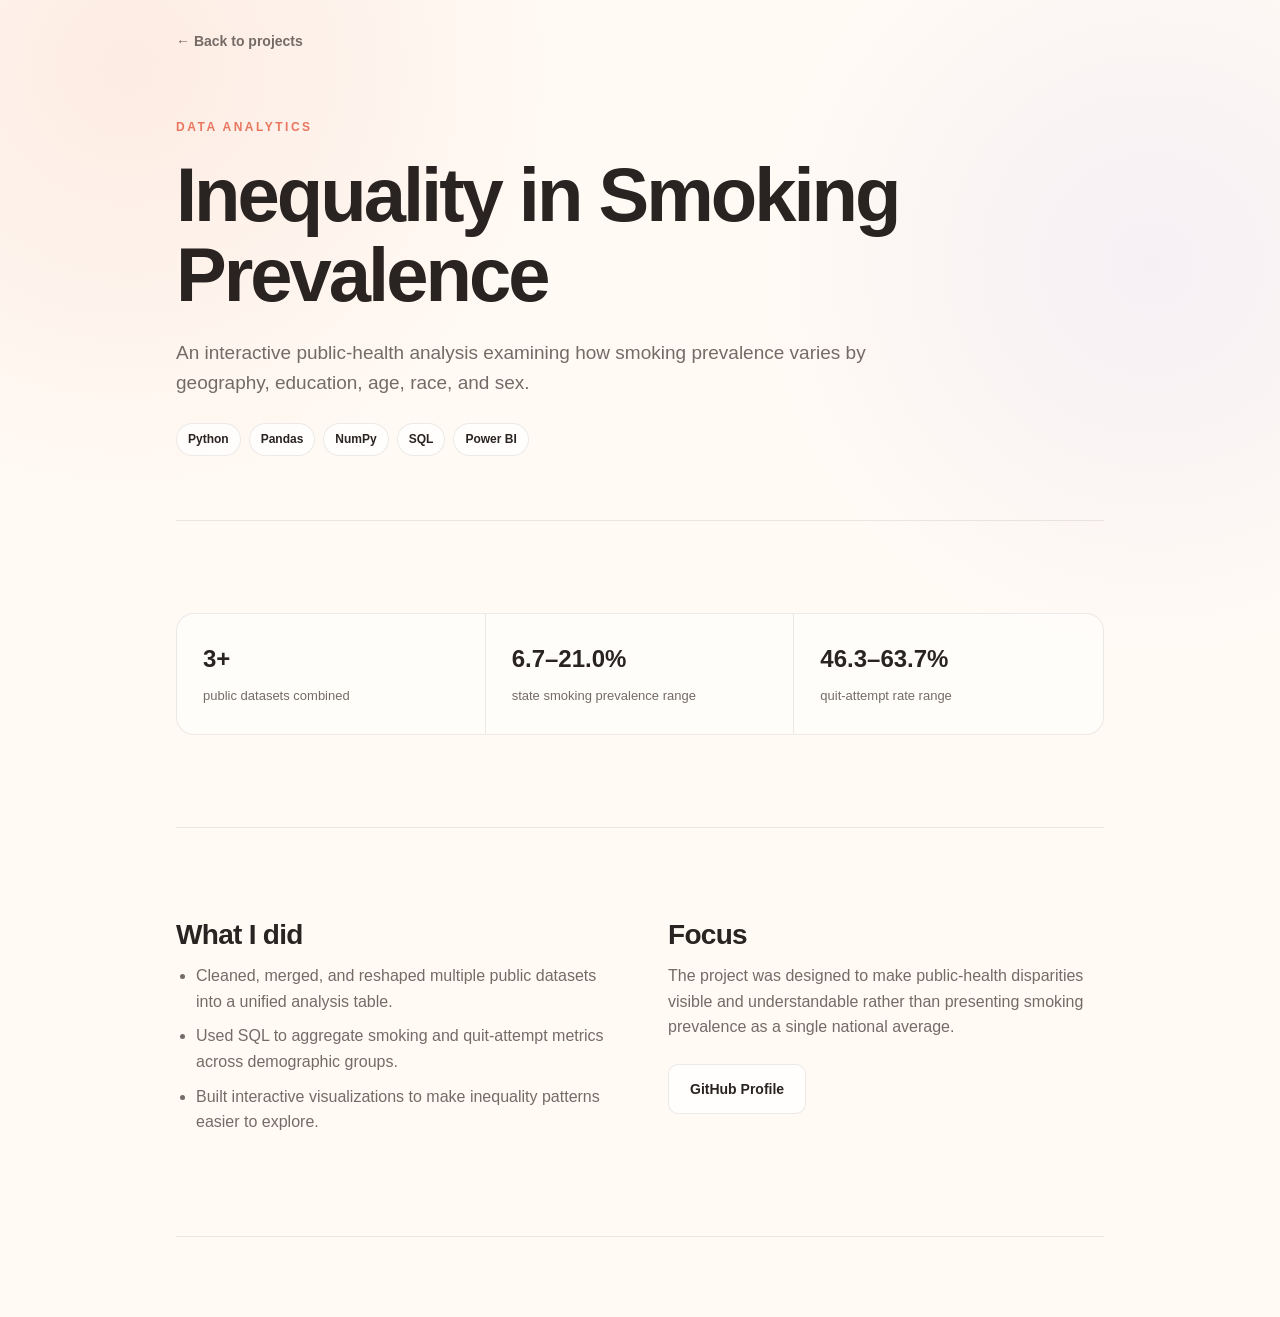
<file: projects/smoking.html>
<!DOCTYPE html><html lang="en" class="project-page"><head><meta charset="UTF-8"><meta name="viewport" content="width=device-width, initial-scale=1.0"><title>Smoking Prevalence | Angelin Moyer</title><link rel="stylesheet" href="../style.css"></head><body><main><a class="back-link" href="../index.html#projects">← Back to projects</a><section class="project-hero"><p class="section-label">DATA ANALYTICS</p><h1>Inequality in Smoking Prevalence</h1><p class="project-summary">An interactive public-health analysis examining how smoking prevalence varies by geography, education, age, race, and sex.</p><div class="project-meta"><span>Python</span><span>Pandas</span><span>NumPy</span><span>SQL</span><span>Power BI</span></div></section><section><div class="metric-strip"><div class="metric"><strong>3+</strong><span>public datasets combined</span></div><div class="metric"><strong>6.7–21.0%</strong><span>state smoking prevalence range</span></div><div class="metric"><strong>46.3–63.7%</strong><span>quit-attempt rate range</span></div></div></section><section class="detail-grid"><div class="detail-block"><h2>What I did</h2><ul><li>Cleaned, merged, and reshaped multiple public datasets into a unified analysis table.</li><li>Used SQL to aggregate smoking and quit-attempt metrics across demographic groups.</li><li>Built interactive visualizations to make inequality patterns easier to explore.</li></ul></div><div class="detail-block"><h2>Focus</h2><p>The project was designed to make public-health disparities visible and understandable rather than presenting smoking prevalence as a single national average.</p><div class="project-actions"><a class="button secondary" href="https://github.com/angelin-moyer" target="_blank" rel="noreferrer">GitHub Profile</a></div></div></section></main></body></html>
</file>
<file: editorial.css>
@import url('https://fonts.googleapis.com/css2?family=DM+Mono:wght@400;500&family=Instrument+Serif:ital@0;1&family=Manrope:wght@400;500;600;700;800&family=Space+Grotesk:wght@400;500;600;700&display=swap');
:root{--ink:#2d2530;--muted:#766b76;--bg:#fbf6f9;--line:#e8dbe4;--accent:#a44978;--white:#fffafd}
*{box-sizing:border-box}html{scroll-behavior:smooth}body{margin:0;background:var(--bg);color:var(--ink);font-family:'Space Grotesk',Arial,sans-serif;-webkit-font-smoothing:antialiased}a{color:inherit;text-decoration:none}a:focus-visible{outline:2px solid var(--accent);outline-offset:5px}::selection{background:#f0d5e4}
.site-wrap{max-width:1600px;margin:0 auto}.topbar{height:82px;border-bottom:1px solid var(--line);display:flex;align-items:center;gap:24px;padding:0 5.5%}.wordmark{font-size:21px;font-weight:700;letter-spacing:-.075em;white-space:nowrap}.asterisk{display:inline-block;width:7px;height:7px;margin:0 0 3px 6px;border-radius:50%;background:var(--accent);font-size:0;vertical-align:middle}.topbar-caption,.topbar nav,.eyebrow,.micro-label,.section-index,.count,.underlabel,.scroll-link,.work-year,.work-code,.work-arrow,.project-gallery span,.tool-grid span,.time-item>span,.time-item small,.contact-links,.site-wrap footer{font:11px 'DM Mono',monospace;letter-spacing:.055em}.topbar-caption{margin-left:auto;color:var(--muted)}.topbar nav{display:flex;gap:24px}.topbar nav a:hover,.contact-links a:hover{color:var(--accent)}
.section{padding:100px 5.5% 110px;border-bottom:1px solid var(--line)}.hero{padding-top:42px;min-height:calc(100svh - 82px);display:flex;flex-direction:column}.eyebrow{display:flex;align-items:center;gap:10px;color:var(--accent)}.right-label{margin-left:auto;color:var(--muted)}.live-dot{width:7px;height:7px;background:var(--accent);border-radius:100%}.hero-title{display:flex;align-items:flex-start;justify-content:space-between;margin-top:auto;gap:20px}.hero h1{font-size:clamp(76px,12.5vw,190px);letter-spacing:-.095em;line-height:.85;font-weight:600;margin:36px 0 50px}.hero h1 em,.section-intro h2 em,.contact h2 em{font-family:'Inter',Arial,sans-serif;font-style:normal;font-weight:500;letter-spacing:-.075em;color:var(--accent)}.hero-lower{display:grid;grid-template-columns:1fr 1fr;align-items:end;gap:70px}.lead{font-size:clamp(22px,2.5vw,34px);line-height:1.3;letter-spacing:-.04em;max-width:700px;margin:0}.hero-facts{display:grid;grid-template-columns:repeat(3,1fr);gap:25px}.hero-facts p{font-size:13px;line-height:1.8;margin:9px 0 0}.micro-label{color:var(--accent)}.scroll-link{display:flex;align-items:center;justify-content:space-between;width:180px;margin-top:85px;color:var(--muted)}.scroll-link span{font-size:21px}
.section-index{color:var(--accent);margin-bottom:65px}.section-intro{display:grid;grid-template-columns:1.35fr .65fr;align-items:end;gap:40px;margin-bottom:65px}.section-intro h2,.contact h2{font-size:clamp(66px,9vw,145px);font-weight:600;letter-spacing:-.09em;line-height:.9;margin:0}.section-intro>p{font-size:17px;line-height:1.7;color:var(--muted);max-width:390px;margin:0 0 9px}.triad{display:grid;grid-template-columns:repeat(3,1fr);border-top:1px solid var(--line)}.triad article{padding:35px 32px 10px 0;min-height:335px;display:flex;flex-direction:column}.triad article+article{border-left:1px solid var(--line);padding-left:32px}.count,.underlabel{color:var(--accent)}.triad h3{font-size:clamp(29px,3vw,42px);letter-spacing:-.055em;line-height:1.06;margin:38px 0 14px}.triad p{font-size:15px;line-height:1.7;color:var(--muted);max-width:340px}.underlabel{margin-top:auto;padding-top:25px}
.principle-list{border-top:1px solid var(--line)}.principle-list>div{display:grid;grid-template-columns:65px 1fr 1fr;align-items:baseline;gap:25px;border-bottom:1px solid var(--line);padding:25px 0}.principle-list span{font:12px 'DM Mono',monospace;color:var(--accent)}.principle-list h3{font-size:clamp(25px,3.5vw,46px);font-weight:500;letter-spacing:-.06em;margin:0}.principle-list p{font-size:15px;line-height:1.7;color:var(--muted);max-width:400px;margin:0}
.work-list{border-top:1px solid var(--line)}.work-row{display:grid;grid-template-columns:75px 135px 1fr 30px;gap:22px;align-items:start;padding:27px 12px;border-bottom:1px solid var(--line);transition:background .2s,padding .2s}.work-row:hover{background:#e3e9df;padding-left:25px}.work-year,.work-code{padding-top:8px;color:var(--muted)}.work-name{font-size:clamp(24px,3.5vw,48px);letter-spacing:-.06em;line-height:1.15}.work-name small{display:block;font-size:14px;letter-spacing:0;color:var(--muted);line-height:1.55;margin-top:10px}.work-arrow{font-size:23px;color:var(--accent)}.project-gallery{display:grid;grid-template-columns:repeat(4,1fr);gap:15px;margin-top:55px}.project-gallery a{min-width:0}.project-gallery img{display:block;width:100%;height:170px;object-fit:contain;background:#e4e9e0;padding:16px;filter:saturate(.75);transition:filter .2s}.project-gallery a:hover img{filter:saturate(1)}.project-gallery span{display:block;margin-top:12px;color:var(--muted)}
.tool-grid{display:grid;grid-template-columns:repeat(2,1fr);border-top:1px solid var(--line)}.tool-grid>div{padding:35px 22px 30px 0;border-bottom:1px solid var(--line)}.tool-grid>div:nth-child(even){padding-left:40px;border-left:1px solid var(--line)}.tool-grid span{color:var(--accent)}.tool-grid p{font-size:clamp(22px,2.7vw,36px);letter-spacing:-.05em;line-height:1.3;margin:24px 0}
.timeline{border-top:1px solid var(--line)}.time-item{display:grid;grid-template-columns:220px 1fr;gap:30px;padding:35px 0;border-bottom:1px solid var(--line)}.time-item>span{color:var(--accent);padding-top:7px}.time-item small{color:var(--muted)}.time-item h3{font-size:clamp(29px,4vw,55px);letter-spacing:-.06em;margin:8px 0}.time-item p{font-size:15px;line-height:1.7;color:var(--muted);max-width:640px;margin:0}
.contact{background:#263e32;color:#f2f2e9}.contact .section-index,.contact .micro-label{color:#aac9b1}.contact-inner{max-width:1100px}.contact h2{margin:35px 0}.contact-inner>p{font-size:20px;max-width:580px;line-height:1.5;color:#c7d8cb}.contact-links{display:flex;flex-wrap:wrap;gap:12px;margin-top:60px}.contact-links a{border:1px solid #819889;padding:17px 24px}.contact-links a:hover{background:#f2f2e9;color:#263e32}
.site-wrap footer{display:flex;justify-content:space-between;gap:20px;padding:30px 5.5%;color:var(--muted)}
@media(max-width:900px){.topbar-caption{display:none}.topbar nav{margin-left:auto}.hero-lower,.section-intro{grid-template-columns:1fr}.hero-facts{margin-top:12px}.section-intro>p{max-width:700px}.hero h1{font-size:clamp(75px,13vw,130px)}.hero-star{font-size:65px}.triad{grid-template-columns:1fr}.triad article,.triad article+article{border-left:0;border-bottom:1px solid var(--line);padding:30px 0;min-height:240px}.underlabel{margin-top:20px}.project-gallery{grid-template-columns:repeat(2,1fr)}.principle-list>div{grid-template-columns:40px 1fr}.principle-list p{grid-column:2}.work-row{grid-template-columns:60px 1fr 26px}.work-code{display:none}}
@media(max-width:600px){.topbar{height:65px;padding:0 6%}.topbar nav{gap:12px;font-size:10px}.section{padding:65px 6% 75px}.hero{padding-top:27px;min-height:calc(100svh - 65px)}.hero h1{font-size:clamp(68px,14.2vw,100px);margin:35px 0}.hero-star{font-size:35px}.hero-lower{gap:25px}.lead{font-size:22px}.hero-facts{grid-template-columns:repeat(2,1fr);gap:18px}.scroll-link{margin-top:50px}.section-index{margin-bottom:45px}.section-intro{gap:25px;margin-bottom:45px}.section-intro h2,.contact h2{font-size:clamp(62px,13vw,85px)}.principle-list h3{font-size:25px}.work-row{gap:12px;padding:24px 0}.work-name{font-size:26px}.work-name small{font-size:13px}.project-gallery{gap:10px}.project-gallery img{height:120px}.project-gallery span{font-size:9px}.tool-grid{grid-template-columns:1fr}.tool-grid>div:nth-child(even){padding-left:0;border-left:0}.time-item{grid-template-columns:1fr;gap:8px}.contact-links a{padding:15px}.site-wrap footer{flex-wrap:wrap;font-size:10px}}@media(prefers-reduced-motion:reduce){html{scroll-behavior:auto}.hero-star{animation:none}*,*:before,*:after{transition:none!important}}
/* Refined, restrained portfolio layout */
:root{--ink:#242824;--muted:#626a63;--bg:#f7f7f3;--line:#d9ddd6;--accent:#426b50;--white:#fff}
.hero{min-height:78vh}
.hero h1{font-size:clamp(58px,8vw,118px);letter-spacing:-.075em;line-height:.98;max-width:1000px}
.section-intro h2,.contact h2{font-size:clamp(42px,6vw,88px);letter-spacing:-.07em;line-height:1}
.lead{font-size:clamp(20px,2vw,27px);letter-spacing:-.025em}
.section{padding-top:82px;padding-bottom:88px}
.triad h3,.work-name,.time-item h3,.principle-list h3{letter-spacing:-.035em}
.work-row:hover{background:#eef1eb}
.editorial-project[open]>.work-row,.editorial-project .project-reveal{background:#eef1eb}
.project-feature h3{letter-spacing:-.045em}
@media(max-width:900px){.hero{min-height:auto;padding-bottom:75px}}


/* New visual direction: warm neutrals, soft rose, clean typography */
:root{
  --ink:#292625;
  --muted:#77706e;
  --bg:#faf7f5;
  --line:#e7dedb;
  --accent:#b97882;
  --white:#fffdfc;
}
body{font-family:'Manrope',Arial,sans-serif;background:var(--bg);color:var(--ink)}
::selection{background:#f0d9dc;color:var(--ink)}
a:focus-visible{outline-color:var(--accent)}
.topbar{border-color:var(--line)}
.wordmark{font-family:'Manrope',Arial,sans-serif;font-weight:750;letter-spacing:-.07em}
.asterisk{background:var(--accent)}
.topbar-caption,.topbar nav,.hero-kicker,.micro-label,.section-index,.count,.underlabel,.scroll-link,.work-year,.work-code,.work-arrow,.project-gallery span,.tool-grid span,.time-item>span,.time-item small,.contact-links,.site-wrap footer{font-family:'DM Mono',monospace}
.topbar nav a:hover,.contact-links a:hover{color:var(--accent)}
.section{border-color:var(--line)}
.hero{
 min-height:66vh;
 padding-top:34px;
 padding-bottom:78px;
 justify-content:center;
}
.hero-kicker{font-size:11px;letter-spacing:.12em;color:var(--accent);margin-bottom:48px}
.hero-title{margin:0}
.hero h1{
 font-family:'Manrope',Arial,sans-serif;
 font-size:clamp(56px,9.2vw,132px);
 line-height:.99;
 letter-spacing:-.085em;
 font-weight:650;
 margin:0;
 max-width:1100px;
}
.hero h1 em,.section-intro h2 em,.contact h2 em{
 font-family:'Manrope',Arial,sans-serif;
 font-style:normal;
 font-weight:500;
 letter-spacing:-.08em;
 color:var(--accent);
}
.hero-lower{display:block;margin-top:34px}
.lead{font-size:clamp(18px,2vw,25px);line-height:1.55;letter-spacing:-.035em;max-width:620px;color:var(--muted)}
.section-index,.micro-label,.count,.underlabel{color:var(--accent)}
.work-row:hover{background:#f2e9e8}
.editorial-project[open]>.work-row,.editorial-project .project-reveal{background:#f5eeec}
.project-gallery img{background:#f1e8e6}
.contact{background:#332b2c;color:#faf7f5}
.contact .section-index,.contact .micro-label{color:#e2b7bd}
.contact-inner>p{color:#e0d3d2}
.contact-links a{border-color:#9c8587}
.contact-links a:hover{background:#faf7f5;color:#332b2c}
body::before{background:#c88f97}
@media(max-width:900px){
 .hero{min-height:auto;padding-top:80px;padding-bottom:85px}
 .hero-kicker{margin-bottom:35px}
 .hero h1{font-size:clamp(55px,10vw,100px)}
}
@media(max-width:600px){
 .hero{padding-top:65px;padding-bottom:70px}
 .hero-kicker{margin-bottom:28px}
 .hero h1{font-size:clamp(48px,11vw,76px)}
 .hero-lower{margin-top:25px}
 .lead{font-size:19px}
}

/* Intelligent pink palette + distinctive typography */
:root{--ink:#2d2530;--muted:#766b76;--bg:#fbf6f9;--line:#e8dbe4;--accent:#a44978;--white:#fffafd}
body{font-family:'Space Grotesk',sans-serif;background:var(--bg);color:var(--ink)}
.wordmark,.hero h1,.section-intro h2,.contact h2,.triad h3,.work-name,.time-item h3,.principle-list h3{font-family:'Space Grotesk',sans-serif}
.wordmark{font-weight:700;letter-spacing:-.075em}
::selection{background:#eac6d9;color:#2d2530}
.topbar{border-color:var(--line)}
.asterisk{background:#c35d91}
.topbar nav a:hover,.contact-links a:hover{color:var(--accent)}
.section{border-color:var(--line)}
.hero{min-height:calc(100svh - 82px);padding-top:30px;padding-bottom:30px;justify-content:space-between;overflow:hidden;position:relative}
.hero-kicker{font-family:'DM Mono',monospace;color:var(--accent);font-size:11px;letter-spacing:.14em}
.hero-stage{display:grid;grid-template-columns:minmax(0,1.2fr) minmax(300px,.8fr);align-items:center;gap:3vw;flex:1}
.hero-title{display:block;margin:0;position:relative;z-index:2}
.hero h1{font-family:'Space Grotesk',sans-serif;font-size:clamp(58px,7.8vw,116px);font-weight:600;line-height:.98;letter-spacing:-.085em;margin:0;max-width:900px}
.hero h1 em,.section-intro h2 em,.contact h2 em{font-family:'Space Grotesk',sans-serif;font-style:normal;font-weight:500;letter-spacing:-.075em;color:var(--accent)}
.hero-lower{display:block;margin-top:30px}
.lead{font-family:'Space Grotesk',sans-serif;font-size:clamp(18px,1.7vw,24px);line-height:1.5;letter-spacing:-.025em;max-width:570px;color:var(--muted)}
.hero-visual{position:relative;width:min(37vw,490px);aspect-ratio:1;margin:0 auto;display:grid;place-items:center}
.orbit{position:absolute;border:1px solid #d9a9c3;border-radius:50%;inset:8%;transform:rotate(-28deg)}
.orbit-one{animation:orbit-turn 32s linear infinite}
.orbit-two{inset:19%;border-color:#c87ba4;transform:rotate(48deg) scaleX(.72);animation:orbit-turn 24s linear infinite reverse}
.orbit-three{inset:29%;border-style:dashed;border-color:#e5c4d5;transform:rotate(-55deg) scaleX(.7);animation:orbit-turn 40s linear infinite}
.orbit-core{width:34%;aspect-ratio:1;border-radius:50%;background:linear-gradient(145deg,#f1d9e5,#d99bb9);display:flex;flex-direction:column;align-items:center;justify-content:center;box-shadow:0 18px 60px #b65d8c24;color:#74385e;z-index:1}
.orbit-core span{font:10px 'DM Mono',monospace;letter-spacing:.14em}
.orbit-core b{font-size:42px;font-weight:400;line-height:1.1}
.orbit-node{position:absolute;width:13px;height:13px;border-radius:50%;background:#a44978;box-shadow:0 0 0 7px #a4497818}
.node-one{top:13%;left:27%}.node-two{right:12%;top:48%;background:#d18aaa}.node-three{bottom:15%;left:34%;width:9px;height:9px;background:#74466c}
.visual-label{position:absolute;font:9px 'DM Mono',monospace;letter-spacing:.12em;color:#98617f}
.label-one{top:6%;right:17%}.label-two{bottom:8%;right:12%}.label-three{bottom:24%;left:2%}
.hero-bottomline{display:flex;justify-content:space-between;gap:20px;border-top:1px solid var(--line);padding-top:17px;font:10px 'DM Mono',monospace;letter-spacing:.1em;color:var(--muted)}
.hero-bottomline a{color:var(--accent)}
@keyframes orbit-turn{from{rotate:0deg}to{rotate:360deg}}
.section-intro h2,.contact h2{font-size:clamp(44px,6vw,90px);letter-spacing:-.075em;line-height:.98}
.section-index,.micro-label,.count,.underlabel{color:var(--accent)}
.work-row:hover{background:#f4e8ef}
.editorial-project[open]>.work-row,.editorial-project .project-reveal{background:#f7edf2}
.project-gallery img{background:#f3e7ee}
.contact{background:#392a37;color:#fff8fc}
.contact .section-index,.contact .micro-label{color:#e9aeca}
.contact-inner>p{color:#e3d3df}
.contact-links a{border-color:#a98b9f}
.contact-links a:hover{background:#fff8fc;color:#392a37}
body::before{background:#b64f83}
@media(max-width:900px){.hero{min-height:auto;padding-top:55px;padding-bottom:24px}.hero-stage{grid-template-columns:1fr .75fr;gap:15px}.hero h1{font-size:clamp(54px,8vw,84px)}.hero-visual{width:100%;max-width:340px}.hero-bottomline{margin-top:35px}}
@media(max-width:600px){.hero{padding-top:45px}.hero-stage{grid-template-columns:1fr;gap:5px}.hero h1{font-size:clamp(48px,11vw,72px)}.hero-lower{margin-top:20px}.lead{font-size:18px}.hero-visual{width:min(78vw,290px);margin:8px auto 0}.hero-bottomline{font-size:8px;gap:8px;flex-wrap:wrap}.hero-bottomline span:nth-child(2){display:none}}
@media(prefers-reduced-motion:reduce){.orbit-one,.orbit-two,.orbit-three{animation:none}}

/* Combined hero motion: staged typography + cursor-responsive node grid */
.hero-stage{grid-template-columns:minmax(0,1.18fr) minmax(280px,.82fr);gap:clamp(24px,4vw,64px)}
.hero-title{min-width:0}
.hero h1{display:flex;flex-direction:column;gap:.08em;overflow:visible}
.hero-line{display:block;opacity:0;transform:translate3d(0,32px,0);animation:hero-line-in .9s cubic-bezier(.22,1,.36,1) forwards}
.hero-line-one{animation-delay:.12s}
.hero-line-two{animation-delay:.42s}
.hero-line em{display:inline-block}
.hero .lead{opacity:0;animation:hero-bio-in .8s .78s ease forwards}
@keyframes hero-line-in{to{opacity:1;transform:translate3d(0,0,0)}}
@keyframes hero-bio-in{to{opacity:1}}
.grid-visual{width:min(36vw,460px);max-width:100%;aspect-ratio:1;position:relative;isolation:isolate}
.grid-glow{position:absolute;inset:12%;border-radius:50%;background:radial-gradient(circle,#eac6d9 0%,#f4e4ed 28%,transparent 70%);opacity:.55;filter:blur(18px);pointer-events:none}
.interactive-grid{position:absolute;inset:0;width:100%;height:100%;overflow:visible;z-index:1}
.grid-links{stroke:#d9b4c9;stroke-width:1;opacity:.65;transition:opacity .3s}
.grid-point{fill:#a44978;opacity:.72;transform-box:fill-box;transform-origin:center;transition:fill .25s,opacity .25s}
.grid-visual .visual-label{z-index:2;color:#98617f;font-size:9px}
.grid-visual .label-one{top:8%;right:7%}
.grid-visual .label-two{bottom:9%;right:8%}
.grid-visual .label-three{bottom:23%;left:-2%}
.hero-bottomline{margin-top:16px}
@media(max-width:900px){.hero-stage{grid-template-columns:minmax(0,1.1fr) minmax(210px,.8fr);gap:18px}.grid-visual{width:100%;max-width:320px}}
@media(max-width:600px){.hero-stage{grid-template-columns:1fr;gap:16px}.hero h1{font-size:clamp(45px,10.5vw,72px);line-height:1.02}.grid-visual{width:min(72vw,280px);margin:0 auto}.hero .lead{font-size:17px}.hero-bottomline{margin-top:22px}}
@media(prefers-reduced-motion:reduce){.hero-line,.hero .lead{opacity:1;transform:none;animation:none}.grid-links,.grid-point{transition:none}}

/* Hero refinement: generous spacing, clear staggered reveal, designed interface network */
.hero{min-height:calc(100svh - 82px);padding-top:clamp(44px,6vh,76px);padding-bottom:30px;justify-content:space-between}
.hero-kicker{margin-bottom:clamp(30px,5vh,64px)}
.hero-stage{grid-template-columns:minmax(0,1.12fr) minmax(300px,.88fr);align-items:center;gap:clamp(36px,6vw,100px);flex:1}
.hero-title{max-width:780px}
.hero h1{display:flex;flex-direction:column;align-items:flex-start;gap:.13em;font-size:clamp(54px,6.65vw,100px);line-height:1.04;letter-spacing:-.078em;margin:0;max-width:none;overflow:visible;animation:none!important}
.hero-line{display:block;opacity:1;transform:none;will-change:transform,opacity}
.hero-line em{color:var(--accent);font-style:normal}
.hero .lead{max-width:630px;margin:clamp(28px,3.5vw,46px) 0 0;font-size:clamp(17px,1.45vw,21px);line-height:1.65;letter-spacing:-.018em;opacity:1;animation:none!important}
.hero.hero-ready .hero-line{animation:hero-reveal 1s cubic-bezier(.2,.75,.25,1) both}
.hero.hero-ready .hero-line-two{animation-delay:.28s}
.hero.hero-ready .lead{animation:hero-copy-reveal .8s .78s ease both!important}
@keyframes hero-reveal{0%{opacity:0;transform:translate3d(0,58px,0);clip-path:inset(0 0 100% 0)}100%{opacity:1;transform:translate3d(0,0,0);clip-path:inset(0 0 0 0)}}
@keyframes hero-copy-reveal{from{opacity:0;transform:translateY(16px)}to{opacity:1;transform:translateY(0)}}
.network-visual{width:min(100%,480px);aspect-ratio:1;position:relative;isolation:isolate;margin:0 auto;display:grid;place-items:center}
.network-halo{position:absolute;inset:9%;border-radius:50%;background:radial-gradient(circle,#f0dce7 0%,#f6eaf0 38%,transparent 72%);filter:blur(14px);opacity:.9}
.interface-network{position:absolute;inset:0;width:100%;height:100%;overflow:visible;z-index:1}
.network-link{fill:none;stroke:#c99bb4;stroke-width:1.5;stroke-linecap:round;opacity:.72;stroke-dasharray:5 8;animation:network-flow 15s linear infinite}
.network-link:nth-child(even){animation-duration:19s;animation-direction:reverse;opacity:.48}
.network-node{fill:#fbf6f9;stroke:#a44978;stroke-width:1.5;transform-box:fill-box;transform-origin:center}
.network-node.large{fill:#dba9c4;stroke:#a44978;stroke-width:1.2}
.network-node.core{fill:#a44978;stroke:#fbf6f9;stroke-width:3}
@keyframes network-flow{to{stroke-dashoffset:-104}}
.interface-card{position:relative;z-index:2;width:59%;min-width:220px;max-width:280px;background:rgba(255,253,252,.92);border:1px solid #e7d3df;border-radius:13px;box-shadow:0 24px 70px rgba(91,48,72,.13),0 3px 12px rgba(91,48,72,.06);transform:rotate(-4deg);backdrop-filter:blur(8px);animation:card-float 7s ease-in-out infinite}
@keyframes card-float{0%,100%{translate:0 0}50%{translate:0 -9px}}
.interface-card-top{height:34px;padding:0 13px;border-bottom:1px solid #eee2e9;display:flex;align-items:center;justify-content:space-between;color:#a18b98;font:8px 'DM Mono',monospace;letter-spacing:.08em}
.window-dots{display:flex;gap:4px}.window-dots i{width:5px;height:5px;border-radius:50%;background:#d9b3c8}.window-dots i:nth-child(2){background:#c88da9}.window-dots i:nth-child(3){background:#a44978}
.interface-card-content{padding:19px 20px 15px}
.interface-card-label{font:8px 'DM Mono',monospace;letter-spacing:.14em;color:#a44978}
.interface-card-heading{font:600 clamp(20px,2.4vw,29px)/1.05 'Space Grotesk',sans-serif;letter-spacing:-.06em;color:#352a34;margin:9px 0 17px}
.interface-card-heading span{color:#a44978}
.interface-card-rule{height:1px;background:#eadde5;margin-bottom:13px}
.interface-card-row{display:flex;align-items:center;gap:8px;margin:10px 0;color:#8b7b85}
.interface-card-row i{width:18px;height:18px;border-radius:5px;background:#f0dce7;display:block}
.interface-card-row b{height:4px;width:36px;background:#c99bb4;border-radius:4px}
.interface-card-row small{font:7px 'DM Mono',monospace;letter-spacing:.06em}
.interface-card-row.short i{background:#eee8f0}.interface-card-row.short b{width:52px;background:#d8c7d6}
.interface-card-footer{display:flex;justify-content:space-between;margin-top:17px;padding-top:10px;border-top:1px solid #eee2e9;color:#a44978;font:7px 'DM Mono',monospace;letter-spacing:.1em}
.network-tag{position:absolute;z-index:3;color:#98617f;font:9px 'DM Mono',monospace;letter-spacing:.12em}
.tag-interface{top:13%;right:5%}.tag-systems{bottom:12%;right:4%}.tag-logic{bottom:24%;left:1%}
.hero-bottomline{margin-top:clamp(30px,4vh,54px);padding-top:17px}
@media(max-width:900px){
 .hero{min-height:auto;padding-top:55px;padding-bottom:30px}
 .hero-stage{grid-template-columns:minmax(0,1.05fr) minmax(240px,.85fr);gap:24px}
 .hero h1{font-size:clamp(48px,6.8vw,72px)}
 .network-visual{width:100%;max-width:370px}
 .hero .lead{font-size:17px}
}
@media(max-width:650px){
 .hero{padding-top:48px;padding-bottom:26px}
 .hero-kicker{margin-bottom:34px}
 .hero-stage{grid-template-columns:1fr;gap:16px}
 .hero h1{font-size:clamp(43px,10.5vw,66px);line-height:1.05;gap:.12em}
 .hero .lead{font-size:16px;line-height:1.6;margin-top:23px}
 .network-visual{width:min(88vw,340px);margin:8px auto 0}
 .interface-card{width:58%;min-width:200px}
 .hero-bottomline{margin-top:20px;font-size:8px;flex-wrap:wrap}
}
@media(prefers-reduced-motion:reduce){
 .hero-line,.hero .lead{opacity:1!important;transform:none!important;animation:none!important;clip-path:none!important}
 .network-link{animation:none}
 .interface-card{animation:none}
}


/* Art-directed portfolio refresh */
:root{--ink:#29212b;--muted:#746873;--bg:#fcf8fa;--line:#e7d9e2;--accent:#a94478;--rose:#e8bfd2;--plum:#51364d;--paper:#fffdfd}
body{font-family:'Manrope',sans-serif;background:var(--bg);color:var(--ink)}
.site-wrap{max-width:1680px}
.topbar{height:76px}
.wordmark{font-family:'Manrope',sans-serif;font-size:22px;font-weight:800;letter-spacing:-.09em}
.topbar nav{font-size:10px;letter-spacing:.1em;text-transform:uppercase}
.section{padding:clamp(76px,9vw,132px) 7%}
.hero{min-height:calc(100svh - 76px);padding:34px 7% 26px;display:flex;flex-direction:column;justify-content:space-between;overflow:hidden}
.hero-stage{flex:1;display:grid;place-items:center;min-height:560px}
.hero-composition{width:min(78vw,760px);height:min(66vh,620px);min-height:440px;position:relative;isolation:isolate}
.composition-orbit{position:absolute;border:1px solid #e8d5e0;border-radius:50%;transform:rotate(-24deg)}
.orbit-a{inset:8% 13%;animation:orbit-drift 24s linear infinite}
.orbit-b{inset:18% 4%;border-style:dashed;border-color:#d9b6ca;transform:rotate(28deg) scaleY(.72);animation:orbit-drift 32s linear infinite reverse}
.composition-sheet{position:absolute;border:1px solid #e6d5df;border-radius:5px;background:var(--paper);box-shadow:0 30px 90px #59374a18;overflow:hidden}
.sheet-back{width:48%;height:67%;left:12%;top:15%;padding:22px;transform:rotate(-8deg);background:#f5eaf0}
.sheet-front{width:53%;height:72%;right:12%;top:13%;padding:18px;background:#fffdfd;transform:rotate(5deg)}
.sheet-top{height:18px;display:flex;gap:5px;border-bottom:1px solid #eadde5}
.sheet-top i{width:5px;height:5px;border-radius:50%;background:#d9a9c2}
.sheet-layout{height:85%;display:grid;grid-template-columns:1fr 1fr;grid-template-rows:1fr 1fr 1fr;gap:10px;padding-top:17px}
.sheet-layout span{background:#e7c6d7;border-radius:2px}
.sheet-layout span:nth-child(2){background:#c17b9e}
.sheet-layout span:nth-child(3){background:#f0e1e9}
.sheet-layout b{background:#d9c2d0;border-radius:2px}
.sheet-layout b:nth-of-type(2){background:#ead9e2}
.sheet-image{height:67%;position:relative;overflow:hidden;background:linear-gradient(135deg,#e8c3d5,#c27c9d 58%,#754d6b)}
.sheet-image:before{content:"";position:absolute;width:68%;aspect-ratio:1;border:1px solid #fff9;border-radius:50%;left:17%;top:14%;box-shadow:0 0 0 18px #fff2,0 0 0 38px #fff1}
.sheet-image i{position:absolute;width:38%;height:68%;left:31%;top:20%;background:linear-gradient(145deg,#f8eaf0,#a94f7d);border-radius:48% 48% 8% 8%;transform:rotate(18deg);opacity:.88}
.sheet-image b{position:absolute;width:23%;height:23%;border-radius:50%;background:#f7e8ef;right:13%;top:14%}
.sheet-image span{position:absolute;width:65%;height:1px;background:#fff9;left:17%;bottom:18%;transform:rotate(-18deg)}
.sheet-lines{display:grid;gap:7px;padding:16px 2px}
.sheet-lines i{height:5px;background:#e9dce4;width:90%;border-radius:5px}
.sheet-lines i:nth-child(2){width:64%;background:#d5a9c0}
.sheet-lines i:nth-child(3){width:78%}
.sheet-footer{display:flex;gap:8px;border-top:1px solid #eadde5;padding-top:12px}
.sheet-footer span{height:17px;flex:1;background:#f0e4eb;border-radius:2px}
.sheet-footer span:nth-child(2){background:#dcb5c9}
.composition-tile{position:absolute;z-index:3;box-shadow:0 16px 40px #59374a20}
.tile-pink{width:17%;aspect-ratio:1;left:4%;bottom:13%;background:#e9c4d6;display:grid;grid-template-columns:repeat(3,1fr);gap:7px;padding:13px;transform:rotate(-10deg)}
.tile-pink i{background:#a94478;border-radius:50%;align-self:center;aspect-ratio:1}
.tile-pink i:nth-child(2){background:#d18eaf}
.tile-rose{width:18%;aspect-ratio:1;right:4%;bottom:9%;background:#54394f;display:grid;place-items:center;transform:rotate(9deg)}
.tile-rose span{width:48%;aspect-ratio:1;border:1px solid #e9c4d6;border-radius:50%;box-shadow:0 0 0 9px #e9c4d622,0 0 0 19px #e9c4d611}
.composition-disc{position:absolute;width:12%;aspect-ratio:1;right:17%;top:3%;border-radius:50%;background:#d7a0bb;box-shadow:inset -14px -12px 0 #a9447830}
.composition-cross{position:absolute;left:15%;top:6%;font:58px 'Instrument Serif',serif;color:#a94478;animation:cross-turn 18s linear infinite}
.hero-ready .sheet-back{animation:sheet-in .95s cubic-bezier(.2,.8,.2,1) both}
.hero-ready .sheet-front{animation:sheet-in 1.05s .16s cubic-bezier(.2,.8,.2,1) both}
.hero-ready .tile-pink{animation:tile-in .8s .4s cubic-bezier(.2,.8,.2,1) both}
.hero-ready .tile-rose{animation:tile-in .8s .55s cubic-bezier(.2,.8,.2,1) both}
.hero-ready .composition-disc{animation:disc-in .9s .28s cubic-bezier(.2,.8,.2,1) both}
@keyframes sheet-in{from{opacity:0;translate:0 42px;rotate:-3deg}to{opacity:1;translate:0 0}}
@keyframes tile-in{from{opacity:0;scale:.65;rotate:-18deg}to{opacity:1;scale:1}}
@keyframes disc-in{from{opacity:0;scale:.2}to{opacity:1;scale:1}}
@keyframes orbit-drift{to{rotate:360deg}}
@keyframes cross-turn{to{rotate:360deg}}
.hero-bottomline{font:10px 'DM Mono',monospace;letter-spacing:.12em;color:var(--muted);border-color:var(--line);padding-top:18px}
.hero-bottomline a{color:var(--accent)}
.section-index{font:10px 'DM Mono',monospace;letter-spacing:.15em;margin-bottom:48px}
.section-intro{grid-template-columns:1.1fr .9fr;gap:8%;margin-bottom:74px}
.section-intro h2,.contact h2{font-family:'Manrope',sans-serif;font-size:clamp(48px,7.2vw,108px);line-height:.94;letter-spacing:-.09em;font-weight:700}
.section-intro h2 em,.contact h2 em{font-family:'Instrument Serif',serif;font-style:italic;font-weight:400;letter-spacing:-.045em;color:var(--accent)}
.section-intro>p{font-size:15px;line-height:1.85;max-width:430px;color:var(--muted)}
.work-list{border-top:1px solid var(--line)}
.work-row{grid-template-columns:64px 150px minmax(0,1fr) 30px;gap:20px;padding:34px 16px;transition:background .3s,padding .3s}
.work-row:hover{background:#f5eaf0;padding-left:24px}
.work-year,.work-code{font:9px 'DM Mono',monospace;letter-spacing:.09em}
.work-name{font:600 clamp(25px,3.1vw,43px)/1.12 'Manrope',sans-serif;letter-spacing:-.065em}
.work-name small{font:13px/1.6 'Manrope',sans-serif;color:var(--muted);margin-top:9px}
.editorial-project .project-reveal{background:#f5eaf0!important;padding:clamp(28px,5vw,64px);gap:8%;border-top:1px solid #ead6e1}
.project-feature h3{font:600 clamp(38px,5vw,68px)/.98 'Manrope',sans-serif;letter-spacing:-.075em}
.project-kicker,.project-stack,.project-visual span{font:9px 'DM Mono',monospace;color:var(--accent);letter-spacing:.12em}
.project-standfirst{font:500 clamp(20px,2.2vw,27px)/1.3 'Manrope',sans-serif!important;color:var(--plum)!important}
.project-feature>p{font-size:15px;line-height:1.8;color:#665965}
.project-stack{border-color:#dfc5d4}
.project-visual .mini-art{border:1px solid #e5d2de;box-shadow:0 18px 45px #59374a12}
.triad{border-color:var(--line);gap:0}
.triad article{padding:34px 28px 16px 0;min-height:350px}
.triad article+article{border-color:var(--line);padding-left:28px}
.triad h3{font:600 clamp(27px,2.7vw,38px)/1.08 'Manrope',sans-serif;letter-spacing:-.065em}
.triad p,.principle-list p{font-size:14px;line-height:1.8;color:var(--muted)}
.count,.underlabel{font:9px 'DM Mono',monospace;letter-spacing:.1em;color:var(--accent)}
.principle-list>div{grid-template-columns:52px 1.1fr .9fr;padding:30px 0;border-color:var(--line)}
.principle-list h3{font:600 clamp(24px,3vw,39px)/1.12 'Manrope',sans-serif;letter-spacing:-.065em}
.tool-grid>div{padding:32px 26px 30px 0;border-color:var(--line)}
.tool-grid>div:nth-child(even){padding-left:34px;border-color:var(--line)}
.tool-grid span{font:9px 'DM Mono',monospace;letter-spacing:.12em;color:var(--accent)}
.tool-grid p{font:500 clamp(19px,2.2vw,29px)/1.45 'Manrope',sans-serif;letter-spacing:-.045em}
.experience-groups{display:grid;grid-template-columns:1fr 1fr;gap:7%}
.experience-group-label{font:10px 'DM Mono',monospace;letter-spacing:.13em;color:var(--accent);padding:0 0 18px;border-bottom:1px solid var(--line)}
.experience-card{display:grid;grid-template-columns:105px 1fr;gap:20px;padding:26px 0;border-bottom:1px solid var(--line)}
.experience-date{font:10px 'DM Mono',monospace;color:var(--muted);padding-top:5px}
.experience-card small{font:9px 'DM Mono',monospace;letter-spacing:.08em;color:var(--accent)}
.experience-card h3{font:600 clamp(22px,2.1vw,29px)/1.15 'Manrope',sans-serif;letter-spacing:-.055em;margin:12px 0 9px}
.experience-card p{font-size:13px;line-height:1.8;color:var(--muted);margin:0;max-width:440px}
.contact{background:#332638;color:#fff9fc}
.contact .section-index,.contact .micro-label{color:#e7b4ce}
.contact-inner>p{color:#ddcdd9}
.contact h2 em{color:#e4a9c6}
.contact-links a{border-color:#92788e}
.site-wrap footer{padding:28px 7%;border-color:var(--line);font-size:9px;letter-spacing:.1em}
@media(max-width:900px){
 .section{padding:80px 6%}
 .hero{padding:28px 6% 24px}
 .hero-composition{width:min(88vw,650px);height:520px}
 .experience-groups{gap:5%}
 .experience-card{grid-template-columns:85px 1fr;gap:13px}
}
@media(max-width:650px){
 .topbar{padding:0 5%;height:68px}.topbar-caption{display:none}.topbar nav{gap:14px}
 .section{padding:70px 6%}
 .hero{min-height:auto;padding-top:25px}
 .hero-stage{min-height:480px}
 .hero-composition{width:100%;height:450px;min-height:0;transform:scale(.94)}
 .sheet-back{left:4%;width:55%;height:62%;top:17%}
 .sheet-front{right:3%;width:60%;height:68%;top:15%}
 .tile-pink{left:0;bottom:12%;width:19%}.tile-rose{right:0;bottom:9%;width:20%}
 .composition-cross{left:7%;top:5%;font-size:43px}
 .hero-bottomline{font-size:8px;gap:12px}
 .section-intro{grid-template-columns:1fr;gap:22px;margin-bottom:48px}
 .section-intro h2{font-size:clamp(46px,12vw,72px)}
 .work-row{grid-template-columns:45px 1fr 22px;gap:10px;padding:23px 4px}
 .work-code{display:none}
 .work-name{font-size:26px}
 .work-name small{font-size:12px}
 .experience-groups{grid-template-columns:1fr;gap:48px}
 .experience-card{grid-template-columns:82px 1fr}
 .triad{grid-template-columns:1fr}
 .triad article,.triad article+article{padding:26px 0;min-height:0;border-left:0;border-bottom:1px solid var(--line)}
 .triad h3{margin:22px 0 10px}
 .principle-list>div{grid-template-columns:34px 1fr;gap:10px;padding:23px 0}
 .principle-list p{grid-column:2}
 .tool-grid{grid-template-columns:1fr}
 .tool-grid>div:nth-child(even){padding-left:0;border-left:0}
 .site-wrap footer{padding:24px 6%;font-size:8px}
}
@media(prefers-reduced-motion:reduce){
 .composition-orbit,.composition-cross{animation:none!important}
 .hero-ready .sheet-back,.hero-ready .sheet-front,.hero-ready .tile-pink,.hero-ready .tile-rose,.hero-ready .composition-disc{animation:none!important;opacity:1}
}


/* 2026 art direction: bold editorial / dimensional hero */
:root{--ink:#211923;--muted:#756a76;--bg:#faf5f8;--line:#e6d9e2;--accent:#b52d78;--plum:#2a172b;--rose:#f1bfd8;--paper:#fffdfd}
body{background:var(--bg);color:var(--ink);font-family:'Manrope',sans-serif}
.topbar{background:#fbf7f9;border-color:#e3d5df;padding-left:6%;padding-right:6%}
.topbar nav a{transition:color .2s}
.topbar nav a:hover{color:#b52d78}
.hero{position:relative;min-height:min(850px,calc(100svh - 76px));padding:30px 6% 24px;background:#261727;color:#fff8fc;border:0;overflow:hidden;isolation:isolate}
.hero:before{content:"";position:absolute;inset:0;background:radial-gradient(ellipse at 77% 48%,#703052 0%,transparent 40%),radial-gradient(ellipse at 8% 100%,#48223e 0%,transparent 44%);z-index:-2}
.hero:after{content:"";position:absolute;inset:0;opacity:.11;pointer-events:none;z-index:-1;background-image:linear-gradient(#fff2 1px,transparent 1px),linear-gradient(90deg,#fff2 1px,transparent 1px);background-size:72px 72px;mask-image:linear-gradient(90deg,transparent,#000 55%,#000)}
.hero-kicker{display:flex;align-items:center;gap:11px;font:9px 'DM Mono',monospace;letter-spacing:.15em;color:#e5c9d9;padding:4px 0 0}
.hero-kicker-dot{width:7px;height:7px;border-radius:50%;background:#f08cbd;box-shadow:0 0 15px #f08cbd}
.hero-kicker-right{margin-left:auto;color:#bba7b8}
.hero-stage{display:grid;grid-template-columns:minmax(0,1.05fr) minmax(360px,.95fr);align-items:center;gap:3%;min-height:610px;flex:1;padding:30px 0 18px}
.hero-copy{position:relative;z-index:4;max-width:760px}
.hero-overline{font:10px 'DM Mono',monospace;letter-spacing:.18em;color:#e6a8c7;margin:0 0 28px}
.hero h1{display:block;font:700 clamp(58px,7.5vw,112px)/.91 'Manrope',sans-serif;letter-spacing:-.09em;margin:0;color:#fff8fc}
.hero h1 em{font-family:'Instrument Serif',serif;font-weight:400;font-style:italic;letter-spacing:-.045em;color:#ed9fc4}
.hero-lead{max-width:530px;margin:32px 0 0;color:#d7c6d5;font:400 clamp(16px,1.4vw,19px)/1.75 'Manrope',sans-serif;letter-spacing:-.015em}
.hero-actions{display:flex;align-items:center;gap:28px;margin-top:35px}
.hero-primary,.hero-secondary{font:9px 'DM Mono',monospace;letter-spacing:.12em}
.hero-primary{display:inline-flex;align-items:center;gap:22px;padding:17px 20px;background:#f1b4d1;color:#2b1729;border:1px solid #f1b4d1;transition:transform .25s,background .25s}
.hero-primary:hover{transform:translateY(-4px);background:#ffd4e6}
.hero-primary span{font-size:17px}
.hero-secondary{color:#f4dce9;border-bottom:1px solid #a77a98;padding:0 0 8px}
.hero-secondary span{margin-left:8px}
.hero-art{position:relative;width:100%;max-width:650px;aspect-ratio:1;justify-self:center;isolation:isolate;perspective:1000px}
.art-glow{position:absolute;inset:16%;border-radius:50%;background:radial-gradient(circle,#d64f98 0%,#85345f 25%,#512545 52%,transparent 72%);filter:blur(28px);opacity:.65;animation:glow-breathe 6s ease-in-out infinite}
.art-orbit{position:absolute;inset:10%;border:1px solid #f0b6d344;border-radius:50%;transform:rotate(-28deg) scaleY(.62)}
.art-orbit-one{animation:orbit-spin 22s linear infinite}
.art-orbit-two{inset:3% 18%;border-color:#f2c7dd55;transform:rotate(56deg) scaleY(.7);animation:orbit-spin 29s linear infinite reverse}
.art-orbit-three{inset:23% 0;border-style:dashed;border-color:#e8a5c955;transform:rotate(-62deg) scaleY(.78);animation:orbit-spin 36s linear infinite}
.art-core{position:absolute;z-index:2;left:27%;top:22%;width:48%;aspect-ratio:1;border-radius:50%;display:grid;place-items:center;background:radial-gradient(circle at 32% 24%,#ffe6f2 0%,#e9a0c4 15%,#a73f78 43%,#4d2345 74%,#211727 100%);box-shadow:inset -20px -22px 45px #170d20a8,inset 8px 8px 28px #fff8,0 35px 90px #0d081566;animation:core-hover 7s ease-in-out infinite}
.art-core:before{content:"";position:absolute;inset:8%;border:1px solid #fff8;border-radius:50%;box-shadow:0 0 0 12px #fff1,0 0 0 26px #fff1}
.core-inner{width:57%;height:57%;border:1px solid #fff8;border-radius:50%;display:grid;place-items:center;position:relative;color:#fff;font:italic 50px 'Instrument Serif',serif;text-shadow:0 2px 18px #5a2045}
.core-inner i{position:absolute;width:8px;height:8px;border-radius:50%;background:#fff;right:4%;top:16%;box-shadow:0 0 16px #fff}
.art-panel{position:absolute;z-index:4;background:#fff9fc;color:#2b1d2b;border:1px solid #fff;box-shadow:0 25px 65px #120a1d66;backdrop-filter:blur(14px)}
.panel-interface{width:40%;left:0;top:20%;padding:17px 18px 14px;transform:rotate(-8deg);animation:panel-float-a 7s ease-in-out infinite}
.panel-system{width:42%;right:0;bottom:17%;padding:16px 17px 13px;transform:rotate(7deg);background:#f2d5e4;animation:panel-float-b 8s ease-in-out infinite}
.panel-head,.panel-foot{display:flex;align-items:center;justify-content:space-between;font:7px 'DM Mono',monospace;letter-spacing:.12em;color:#8e5575}
.panel-head b{font-size:14px;color:#b52d78}
.panel-title{font:700 clamp(22px,3vw,38px)/.92 'Manrope',sans-serif;letter-spacing:-.08em;margin:24px 0 17px}
.panel-title em{font:italic 36px 'Instrument Serif',serif;color:#b52d78}
.panel-lines{display:grid;gap:6px;margin-bottom:18px}
.panel-lines i{height:4px;background:#e8d7e1;width:100%}
.panel-lines i:nth-child(2){width:68%;background:#d99ab9}
.panel-lines i:nth-child(3){width:82%}
.panel-foot{padding-top:10px;border-top:1px solid #e8d9e2;font-size:6px}
.system-nodes{height:90px;display:flex;align-items:center;justify-content:center;gap:8px;position:relative;margin:12px 0}
.system-nodes:before{content:"";position:absolute;width:78%;height:1px;background:#b76b91;transform:rotate(-22deg)}
.system-nodes i{position:relative;width:15px;height:15px;border:1px solid #a54477;border-radius:50%;background:#fff7fb;box-shadow:0 0 0 5px #b64b8018}
.system-nodes i:nth-child(2),.system-nodes i:nth-child(4){width:23px;height:23px;background:#b64b80}
.system-nodes i:nth-child(3){width:34px;height:34px;background:#45263e;border:4px solid #e4a9c6}
.art-stamp{position:absolute;right:4%;top:8%;z-index:5;font:italic 16px/.9 'Instrument Serif',serif;letter-spacing:.05em;color:#f4c5dc;transform:rotate(9deg)}
.art-stamp span{display:block;font:28px 'Manrope',sans-serif;margin-top:8px}
.art-coordinate{position:absolute;left:5%;bottom:8%;z-index:5;font:8px/1.8 'DM Mono',monospace;letter-spacing:.14em;color:#d6b9cd}
.hero-bottomline{display:flex;justify-content:space-between;margin:0;padding-top:17px;border-top:1px solid #ffffff30;color:#c7b1c3;font:9px 'DM Mono',monospace;letter-spacing:.13em}
.hero-bottomline a{color:#f0a8c9}
@keyframes orbit-spin{to{rotate:360deg}}
@keyframes core-hover{0%,100%{transform:translateY(0) rotate(-4deg)}50%{transform:translateY(-13px) rotate(3deg)}}
@keyframes panel-float-a{0%,100%{translate:0 0}50%{translate:0 -12px}}
@keyframes panel-float-b{0%,100%{translate:0 0}50%{translate:0 13px}}
@keyframes glow-breathe{0%,100%{opacity:.5;scale:.94}50%{opacity:.8;scale:1.08}}
.hero.hero-ready .hero-copy>*{animation:hero-text-in .8s cubic-bezier(.2,.8,.2,1) both}
.hero.hero-ready .hero-overline{animation-delay:.08s}
.hero.hero-ready h1{animation-delay:.18s}
.hero.hero-ready .hero-lead{animation-delay:.4s}
.hero.hero-ready .hero-actions{animation-delay:.58s}
.hero.hero-ready .hero-art{animation:art-enter 1.2s .12s cubic-bezier(.16,1,.3,1) both}
@keyframes hero-text-in{from{opacity:0;translate:0 24px;filter:blur(7px)}to{opacity:1;translate:0 0;filter:blur(0)}}
@keyframes art-enter{from{opacity:0;scale:.82;rotate:-8deg;filter:blur(12px)}to{opacity:1;scale:1;rotate:0;filter:blur(0)}}
.section-intro h2{font-size:clamp(54px,7.5vw,112px);line-height:.91}
.works .section-intro h2,.path .section-intro h2,.tools .section-intro h2{color:#2b1e2b}
.work-row{padding:38px 16px}
.work-row:hover{background:#f1dce8;padding-left:28px}
.editorial-project[open]>.work-row,.editorial-project .project-reveal{background:#f4e5ed}
.triad article{background:transparent}
.triad article:hover{background:#f7edf2}
.principle-list>div:hover{background:#f7edf2}
.tool-grid>div{transition:background .25s}
.tool-grid>div:hover{background:#f5e8ef}
.experience-card{transition:background .25s,padding .25s}
.experience-card:hover{background:#f5e8ef;padding-left:12px}
.contact{background:#241626}
@media(max-width:900px){.hero{min-height:auto}.hero-stage{grid-template-columns:1fr 1fr;min-height:600px;gap:10px}.hero h1{font-size:clamp(52px,7vw,78px)}.hero-art{max-width:460px}.hero-lead{font-size:16px}.panel-interface{width:44%}.panel-system{width:46%}}
@media(max-width:650px){.hero{padding:25px 6% 22px}.hero-kicker{font-size:7px;letter-spacing:.1em}.hero-kicker-right{display:none}.hero-stage{grid-template-columns:1fr;gap:12px;min-height:0;padding:50px 0 28px}.hero h1{font-size:clamp(52px,12.8vw,76px)}.hero-lead{font-size:15px;margin-top:22px}.hero-actions{gap:18px;flex-wrap:wrap;margin-top:25px}.hero-primary{padding:14px 15px}.hero-art{width:min(100%,420px);margin:0 auto}.hero-bottomline{font-size:7px;gap:12px}.art-stamp{font-size:13px}.panel-title{font-size:25px}.panel-interface{padding:12px}.panel-system{padding:12px}.system-nodes{height:70px}}
@media(prefers-reduced-motion:reduce){.art-orbit,.art-core,.art-panel,.art-glow,.hero.hero-ready .hero-copy>*,.hero.hero-ready .hero-art{animation:none!important;opacity:1;filter:none;translate:none;scale:1;rotate:0}}
</file>
<file: motion.css>
/* Motion treatment: subtle entrance, staggered lines, hover movement, progress rail */
:root{--ease-out:cubic-bezier(.22,1,.36,1)}
body::before{content:"";position:fixed;left:0;top:0;z-index:99;height:3px;width:var(--reading-progress,0%);background:#6b9675;transition:width .08s linear;pointer-events:none}
.site-wrap{overflow:clip}
.hero .hero-kicker{animation:rise-in .7s var(--ease-out) both}
.hero h1{animation:rise-in 1s .08s var(--ease-out) both}

.hero .lead{animation:rise-in .9s .23s var(--ease-out) both}
.hero-bottomline{animation:fade-in 1s .55s both}
.hero .hero-facts{animation:rise-in .9s .34s var(--ease-out) both}
.hero .scroll-link{animation:fade-in .9s .6s both}
@keyframes rise-in{from{opacity:0;transform:translate3d(0,34px,0)}to{opacity:1;transform:translate3d(0,0,0)}}
@keyframes fade-in{from{opacity:0}to{opacity:1}}
.js-motion .reveal{opacity:0;transform:translate3d(0,46px,0);transition:opacity 1s var(--ease-out),transform 1s var(--ease-out);transition-delay:var(--delay,0ms)}
.js-motion .reveal.is-visible{opacity:1;transform:translate3d(0,0,0)}
.js-motion .work-row.reveal{transform:translate3d(0,24px,0)}
.js-motion .work-row.reveal.is-visible{transform:translate3d(0,0,0)}
.work-row .work-arrow{transition:transform .35s var(--ease-out)}
.work-row:hover .work-arrow{transform:translate(5px,-5px)}
.contact-links a{transition:background .25s ease,color .25s ease,transform .35s var(--ease-out)}
.contact-links a:hover{transform:translateY(-4px)}
.project-gallery img{transition:filter .5s ease,transform .7s var(--ease-out)}
.project-gallery a:hover img{transform:scale(1.035)}
.section-index{transition:letter-spacing .5s var(--ease-out)}
.section:has(.is-visible)>.section-index{letter-spacing:.14em}
@media(prefers-reduced-motion:reduce){.js-motion .reveal{opacity:1!important;transform:none!important;transition:none!important}.hero .hero-kicker,.hero h1,.hero .lead,.hero .hero-bottomline{animation:none!important}body::before{transition:none}}

@media(prefers-reduced-motion:reduce){.orbit-one,.orbit-two,.orbit-three{animation:none!important}}

/* Hero-specific motion overrides: the child lines own their entrance animation */
.hero h1{animation:none!important}
.hero .hero-kicker{animation:none}
.hero .lead{animation:none}
@media(prefers-reduced-motion:reduce){.hero h1,.hero .hero-line,.hero .lead{animation:none!important;opacity:1!important;transform:none!important}}
</file>
<file: assistant.css>
.chat-shell{margin-top:55px;border:1px solid #839d8b;border-radius:6px;background:#20362c;padding:24px}.chat-top{display:flex;justify-content:space-between;gap:14px;padding-bottom:17px;border-bottom:1px solid #54705d;color:#b6d9bd;font:11px 'DM Mono',monospace}.chat-log{height:275px;overflow:auto;display:flex;flex-direction:column;gap:13px;padding:23px 0}.chat-bubble{max-width:85%;padding:13px 16px;border-radius:9px;font-size:15px;line-height:1.6;white-space:pre-wrap;overflow-wrap:anywhere}.chat-bubble.assistant{align-self:flex-start;background:#395342;color:#fff}.chat-bubble.user{align-self:flex-end;background:#d8e9d9;color:#20362c}.chat-bubble a{color:inherit;text-decoration:underline}.chat-hint{font:10px 'DM Mono',monospace!important;color:#aac4b0!important}.chat-suggestions{display:flex;flex-wrap:wrap;gap:8px;margin:14px 0 24px}.chat-suggestions button{background:transparent;border:1px solid #6f9077;border-radius:100px;padding:10px 13px;color:#f0f5eb;cursor:pointer}.chat-suggestions button:hover{background:#d8e9d9;color:#20362c}.chat-form{display:flex;align-items:center;gap:12px;border-bottom:1px solid #a7bfae;padding-bottom:10px}.chat-form>span{font-size:29px;color:#b6d9bd}.chat-form input{flex:1;min-width:0;border:0;background:transparent;color:white;font:16px 'DM Sans',sans-serif;outline:0}.chat-form input::placeholder{color:#abc0b0}.chat-form button{border:0;background:transparent;color:#e5f5e6;cursor:pointer;font:12px 'DM Mono',monospace}.chat-note{color:#aac4b0!important;font:11px/1.6 'DM Mono',monospace!important;margin-top:18px}.human-heading{font-size:clamp(52px,8vw,110px);font-weight:600;letter-spacing:-.075em;line-height:.95;margin:110px 0 25px}.human-heading em{font-family:'Instrument Serif',Georgia,serif;font-weight:400}.visually-hidden{position:absolute;width:1px;height:1px;overflow:hidden;clip:rect(0,0,0,0)}@media(max-width:600px){.chat-shell{padding:14px}.chat-top{flex-direction:column;font-size:9px}.chat-bubble{max-width:96%}.chat-form input{font-size:14px}.human-heading{margin-top:70px}}
</file>
<file: projects-inline.css>
.editorial-project{border-bottom:1px solid var(--line)}.editorial-project summary{list-style:none;cursor:pointer;border-bottom:0}.editorial-project summary::-webkit-details-marker{display:none}.editorial-project summary:focus-visible{outline:2px solid var(--accent);outline-offset:-2px}.editorial-project[open]>.work-row{background:#e1e7df}.editorial-project[open] .work-arrow{transform:rotate(90deg)}.editorial-project .project-reveal{display:grid;grid-template-columns:1.15fr .85fr;gap:6%;padding:38px 22px 60px;background:#e1e7df;animation:open-project .5s cubic-bezier(.22,1,.36,1)}@keyframes open-project{from{opacity:0;transform:translateY(-12px)}to{opacity:1;transform:translateY(0)}}.project-kicker,.project-stack,.project-visual span{font:11px 'DM Mono',monospace;color:#50745c;letter-spacing:.04em}.project-feature h3{font-size:clamp(39px,5vw,77px);letter-spacing:-.075em;font-weight:600;line-height:.97;margin:18px 0 25px}.project-standfirst{font-size:clamp(21px,2.5vw,30px)!important;color:#263e32!important;line-height:1.25!important;letter-spacing:-.045em}.project-feature>p{max-width:610px;font-size:16px;line-height:1.75;color:#59685c}.project-stack{margin-top:40px;border-top:1px solid #a9b8aa;padding-top:17px}.project-visual{align-self:start;position:sticky;top:30px}.project-visual img{width:100%;height:350px;object-fit:contain;background:#f7f8f1;padding:20px;display:block}.project-visual span{display:block;margin-top:12px}@media(max-width:780px){.editorial-project .project-reveal{grid-template-columns:1fr;padding:30px 18px 45px}.project-feature h3{font-size:45px}.project-visual{position:static}.project-visual img{height:280px}}@media(prefers-reduced-motion:reduce){.editorial-project .project-reveal{animation:none}}
/* Matching project detail treatment */
.editorial-project[open]>.work-row{background:#f5eaf0}
.editorial-project .project-reveal{background:#f5eaf0}
</file>
<file: illustrations.css>
@import url('https://fonts.googleapis.com/css2?family=Manrope:wght@400;500;600;700;800&family=Sora:wght@400;500;600;700;800&family=DM+Mono:wght@400;500&display=swap');

.project-visual .mini-art{height:350px;background:#f5f6ed;border:1px solid #c9d5c7;position:relative;overflow:hidden;display:flex;align-items:center;justify-content:center}.mini-art:before{content:"";position:absolute;inset:0;background-image:linear-gradient(#cbd9ca55 1px,transparent 1px),linear-gradient(90deg,#cbd9ca55 1px,transparent 1px);background-size:30px 30px}.art-bars{position:relative;display:flex;gap:16px;align-items:flex-end;height:185px;transform:rotate(-4deg)}.art-bars i{display:block;width:32px;height:var(--h);background:#789c7c;border-radius:5px 5px 0 0;animation:bars 2.8s ease-in-out infinite alternate}.art-bars i:nth-child(1){--h:56px}.art-bars i:nth-child(2){--h:110px;animation-delay:.2s}.art-bars i:nth-child(3){--h:85px;animation-delay:.4s}.art-bars i:nth-child(4){--h:155px;animation-delay:.6s}.art-bars i:nth-child(5){--h:125px;animation-delay:.8s}.art-analytics>span{position:absolute;top:18%;right:16%;font:90px Georgia;color:#3f7054;animation:float 4s ease-in-out infinite}@keyframes bars{to{height:calc(var(--h) * .78);opacity:.6}}@keyframes float{50%{transform:translateY(-17px) rotate(8deg)}}.basket-body{position:relative;width:190px;height:150px;border:5px solid #5c8966;border-radius:12px 12px 40px 40px;transform:rotate(-7deg);display:flex;flex-direction:column;align-items:center;justify-content:center;color:#345a42;background:#cce0cf;box-shadow:15px 17px 0 #acc6ad;animation:float 5s ease-in-out infinite}.basket-body:before{content:"";position:absolute;top:-58px;width:110px;height:70px;border:5px solid #5c8966;border-bottom:0;border-radius:90px 90px 0 0}.basket-body span{font-size:48px}.basket-body b{font:13px/1.35 'DM Mono',monospace;text-align:center}.basket-orbit{position:absolute;right:15%;top:18%;font:30px 'DM Mono',monospace;color:#487b59;border:1px solid #87a78d;border-radius:50%;width:80px;height:80px;display:grid;place-items:center;animation:orbit 7s linear infinite}@keyframes orbit{50%{transform:translate(-30px,45px)}}.art-eval{flex-direction:column;gap:25px}.eval-title{z-index:1;font:15px 'DM Mono',monospace;color:#3f7054;letter-spacing:.2em}.eval-lines{z-index:1;width:55%;display:grid;gap:14px}.eval-lines i{height:19px;border-radius:20px;background:linear-gradient(90deg,#6e9875 72%,#ceddcf 72%);animation:scan 3s ease-in-out infinite alternate}.eval-lines i:nth-child(2){background:linear-gradient(90deg,#6e9875 85%,#ceddcf 85%);animation-delay:.5s}.eval-lines i:nth-child(3){background:linear-gradient(90deg,#6e9875 61%,#ceddcf 61%);animation-delay:1s}@keyframes scan{to{transform:scaleX(.82);transform-origin:left}}.art-eval>span{position:absolute;right:17%;bottom:11%;font-size:70px;color:#669470;animation:float 3.5s ease-in-out infinite}.node{z-index:1;position:absolute;border:2px solid #719c7a;border-radius:50px;padding:17px 21px;background:#d7e7d5;font:13px 'DM Mono',monospace;color:#31523a;animation:pulse 3s ease-in-out infinite}.n1{top:17%;left:11%}.n2{top:36%;right:13%;animation-delay:.6s}.n3{bottom:21%;left:15%;animation-delay:1.2s}.n4{bottom:13%;right:7%;animation-delay:1.8s}.art-search:after{content:"";position:absolute;inset:22%;border:3px dashed #85a58c;border-radius:50%;animation:spin 26s linear infinite}@keyframes pulse{50%{background:#93ba9a;transform:scale(1.06)}}@keyframes spin{to{transform:rotate(360deg)}}@media(max-width:780px){.project-visual .mini-art{height:280px}}@media(prefers-reduced-motion:reduce){.mini-art *, .mini-art:after{animation:none!important}}
/* Pink editorial project artwork */
.project-visual .mini-art{background:#f7edf2;border-color:#e5d2de}
.project-visual .mini-art:before{background-image:linear-gradient(#d9b9ca55 1px,transparent 1px),linear-gradient(90deg,#d9b9ca55 1px,transparent 1px)}
.art-bars i{background:#a44978}
.art-analytics>span{color:#8e416b}
.basket-body{border-color:#a44978;color:#713a5b;background:#efd3e1;box-shadow:15px 17px 0 #d9afc4}
.basket-orbit{color:#8c456b;border-color:#c58eaa}
.eval-title{color:#8e416b}
.eval-lines i{background:linear-gradient(90deg,#a44978 72%,#ead8e2 72%)}
.eval-lines i:nth-child(2){background:linear-gradient(90deg,#a44978 85%,#ead8e2 85%)}
.eval-lines i:nth-child(3){background:linear-gradient(90deg,#a44978 61%,#ead8e2 61%)}
.art-eval>span{color:#b76c93}
.node{border-color:#b66a91;background:#f1dce7;color:#713a5b}
.art-search:after{border-color:#c18aa7}


/* Illustrated personal direction — dusty rose, burgundy, and warm cream */

:root{--ink:#4a2435;--muted:#866c77;--bg:#f8f0e8;--line:#e7d6cf;--accent:#9e536c;--plum:#55283d;--rose:#d9a0a9;--paper:#fffaf4}
body{font-family:'Manrope',sans-serif;background:#f8f0e8;color:#4a2435}
.topbar{background:#f8f0e8;border-color:#e7d6cf}
.wordmark{font-family:'Playfair Display',serif;font-size:24px;font-weight:600;letter-spacing:-.055em}
.asterisk{background:#a85c73}
.topbar nav a:hover,.contact-links a:hover{color:#9e536c}
.section{border-color:#e7d6cf}
.section-index,.micro-label,.count,.underlabel,.experience-group-label,.experience-card small,.tool-grid span{color:#9e536c}
.hero{background:#f2e2dc;color:#4a2435;min-height:min(850px,calc(100svh - 76px))}
.hero:before{background:radial-gradient(ellipse at 80% 40%,#e8c5c2 0%,transparent 45%),radial-gradient(ellipse at 15% 100%,#ead0c8 0%,transparent 48%)}
.hero:after{opacity:.28;background-image:linear-gradient(#9e536c12 1px,transparent 1px),linear-gradient(90deg,#9e536c12 1px,transparent 1px);mask-image:linear-gradient(90deg,#000,transparent 92%)}
.hero-kicker{color:#815064}
.hero-kicker-dot{background:#a85c73;box-shadow:0 0 12px #a85c7366}
.hero-kicker-right{color:#8e6b78}
.hero-overline{color:#9e536c}
.hero h1{font-family:'Playfair Display',serif;font-weight:600;font-size:clamp(58px,7.4vw,108px);letter-spacing:-.065em;line-height:.96;color:#55283d}
.hero h1 em{font-family:'Playfair Display',serif;font-style:italic;font-weight:500;color:#a85c73;letter-spacing:-.06em}
.hero-lead{color:#755563;font-family:'Manrope',sans-serif;font-size:clamp(15px,1.25vw,18px);line-height:1.8}
.hero-primary{background:#8d465f;border-color:#8d465f;color:#fff8f2}
.hero-primary:hover{background:#71364d}
.hero-secondary{color:#71364d;border-color:#bd8995}
.hero-bottomline{color:#866c77;border-color:#d9bfc0}
.hero-bottomline a{color:#8d465f}
.hero-stage{grid-template-columns:minmax(0,1fr) minmax(390px,1.05fr);gap:2%;min-height:590px}
.hero-art.journey-scene{max-width:680px;width:100%;aspect-ratio:680/520;position:relative;perspective:none;isolation:isolate}
.journey-art{width:100%;height:100%;overflow:visible}
.journey-path{fill:none;stroke:#c48c99;stroke-width:3;stroke-linecap:round}
.path-dash{fill:none;stroke:#fff9f2;stroke-width:2;stroke-dasharray:5 12;stroke-linecap:round;animation:path-travel 12s linear infinite}
.scene-object{fill:#fff9f2;stroke:#875065;stroke-width:2.2;stroke-linecap:round;stroke-linejoin:round}
.scene-object path,.scene-object rect,.scene-object circle{vector-effect:non-scaling-stroke}
.scene-object text{fill:#875065;stroke:none;font:10px 'DM Mono',monospace;letter-spacing:1.5px}
.sketch-object{transform-origin:127px 175px;animation:object-arrive .9s .2s both}
.interface-object{transform-origin:505px 145px;animation:object-arrive .9s .6s both}
.product-object{fill:#e8c4c5;transform-origin:570px 310px;animation:object-arrive .9s 1s both}
.product-object path{fill:none}
.floating-sparkles{fill:none;stroke:#a85c73;stroke-width:2;stroke-linecap:round;animation:sparkle 4s ease-in-out infinite}
.floating-sparkles circle{fill:#a85c73;stroke:none}
.walker{transform:translate(315px,365px);animation:walk-across 9s ease-in-out infinite}
.walker-body{transform-origin:0 -34px;animation:body-bob .55s ease-in-out infinite alternate}
.walker .hair{fill:#55283d;stroke:none}
.walker .body-line,.walker .limb{fill:none;stroke:#55283d;stroke-width:5;stroke-linecap:round;stroke-linejoin:round}
.walker .bag{fill:#b56d80;stroke:#55283d;stroke-width:2}
.walker .leg-front{transform-origin:-2px -34px;animation:leg-step .55s ease-in-out infinite alternate}
.walker .leg-back{transform-origin:-2px -34px;animation:leg-step .55s ease-in-out infinite alternate-reverse}
.walker .arm-front{transform-origin:-3px -64px;animation:arm-step .55s ease-in-out infinite alternate}
.walker .arm-back{transform-origin:-3px -64px;animation:arm-step .55s ease-in-out infinite alternate-reverse}
.walker-shadow{fill:#9d6575;opacity:.22}
.scene-note{position:absolute;z-index:2;font:9px 'DM Mono',monospace;letter-spacing:.13em;color:#875065}
.note-one{left:7%;top:16%}.note-two{right:7%;top:9%}.note-three{right:5%;bottom:20%}
.scene-caption{position:absolute;left:13%;bottom:3%;font:9px 'DM Mono',monospace;letter-spacing:.13em;color:#875065}
.scene-caption span{font-size:16px;color:#a85c73;margin-left:8px}
@keyframes walk-across{0%,8%{transform:translate(315px,365px)}24%{transform:translate(360px,350px)}48%{transform:translate(415px,362px)}72%{transform:translate(485px,335px)}90%,100%{transform:translate(520px,322px)}}
@keyframes body-bob{to{transform:translateY(-3px) rotate(2deg)}}
@keyframes leg-step{to{transform:rotate(24deg)}}
@keyframes arm-step{to{transform:rotate(-18deg)}}
@keyframes path-travel{to{stroke-dashoffset:-170}}
@keyframes object-arrive{from{opacity:0;transform:translateY(18px) rotate(-4deg)}to{opacity:1;transform:translateY(0) rotate(0)}}
@keyframes sparkle{0%,100%{opacity:.45;transform:translateY(0)}50%{opacity:1;transform:translateY(-8px)}}
.section-intro h2,.contact h2{font-family:'Playfair Display',serif;font-weight:500;letter-spacing:-.055em;color:#55283d}
.section-intro h2 em,.contact h2 em{font-family:'Playfair Display',serif;font-style:italic;color:#a85c73;font-weight:500}
.section-intro>p{color:#866c77}
.work-name,.project-feature h3,.triad h3,.principle-list h3,.experience-card h3{font-family:'Playfair Display',serif;font-weight:500;letter-spacing:-.035em;color:#55283d}
.work-row:hover,.triad article:hover,.principle-list>div:hover,.tool-grid>div:hover,.experience-card:hover{background:#f1e1dc}
.editorial-project[open]>.work-row,.editorial-project .project-reveal{background:#f1e1dc}
.editorial-project .project-reveal{border-color:#e3cbc8}
.project-standfirst{color:#71364d!important}
.triad article+article,.triad,.principle-list>div,.tool-grid>div,.experience-card{border-color:#e7d6cf}
.contact{background:#55283d;color:#fff8f2}
.contact .section-index,.contact .micro-label{color:#e5bfc2}
.contact h2{color:#fff8f2}
.contact h2 em{color:#e5bfc2}
.contact-inner>p{color:#ead8d5}
.contact-links a{border-color:#b98b98}
.site-wrap footer{border-color:#e7d6cf;color:#866c77}
body::before{background:#a85c73}
@media(max-width:900px){.hero-stage{grid-template-columns:1fr 1fr;min-height:560px}.hero-art.journey-scene{max-width:520px}.hero h1{font-size:clamp(52px,6.6vw,82px)}}
@media(max-width:650px){.hero{padding:25px 6% 22px}.hero-stage{grid-template-columns:1fr;gap:0;min-height:0;padding:40px 0 20px}.hero h1{font-size:clamp(53px,12vw,76px)}.hero-lead{font-size:15px;margin-top:22px}.hero-art.journey-scene{width:100%;max-width:480px;margin:0 auto;transform:translateX(-2%)}.scene-note{font-size:7px}.scene-caption{font-size:7px;left:8%}.hero-bottomline{font-size:7px;gap:10px}.hero-actions{gap:18px;flex-wrap:wrap}}
@media(prefers-reduced-motion:reduce){.path-dash,.walker-body,.walker .leg-front,.walker .leg-back,.walker .arm-front,.walker .arm-back,.walker,.floating-sparkles{animation:none!important}.walker{transform:translate(415px,362px)}}


/* New art direction: vivid pink, tangerine, and deep berry */
@import url('https://fonts.googleapis.com/css2?family=Manrope:wght@400;500;600;700;800&family=Sora:wght@400;500;600;700;800&family=DM+Mono:wght@400;500&display=swap');
:root{--ink:#321426;--muted:#795567;--bg:#fff0f6;--line:#f0cddd;--accent:#ed3b91;--plum:#45142f;--rose:#ff4fa4;--paper:#fffafd}
body{font-family:'Manrope',sans-serif;background:#fff0f6;color:#321426}
.topbar{background:#fff0f6;border-color:#f0cddd}
.wordmark{font-family:'Sora',sans-serif;font-size:21px;font-weight:700;letter-spacing:-.07em}
.topbar nav a:hover,.contact-links a:hover{color:#ed3b91}
.section{border-color:#f0cddd}
.section-index,.micro-label,.count,.underlabel,.experience-group-label,.experience-card small,.tool-grid span{color:#e13c8b}
.hero{background:#ffb8d8;color:#321426;min-height:min(850px,calc(100svh - 76px))}
.hero:before{background:radial-gradient(ellipse at 82% 38%,#ff7fb9 0%,transparent 44%),radial-gradient(ellipse at 12% 95%,#ff9d78 0%,transparent 48%)}
.hero:after{opacity:.2;background-image:linear-gradient(#8f28571c 1px,transparent 1px),linear-gradient(90deg,#8f28571c 1px,transparent 1px);mask-image:linear-gradient(90deg,#000,transparent 95%)}
.hero-kicker{color:#6f244a}
.hero-kicker-dot{background:#f04496;box-shadow:0 0 14px #f04496}
.hero-kicker-right{color:#823c5d}
.hero-overline{color:#a52e67}
.hero h1,.section-intro h2,.contact h2,.work-name,.project-feature h3,.triad h3,.principle-list h3,.experience-card h3{font-family:'Sora',sans-serif;font-style:normal;font-weight:700;letter-spacing:-.075em}
.hero h1{font-size:clamp(55px,7.2vw,106px);line-height:.98;color:#45142f}
.hero h1 em,.section-intro h2 em,.contact h2 em{font-family:'Sora',sans-serif;font-style:normal;font-weight:700;color:#e72f89;letter-spacing:-.075em}
.hero-lead{color:#63324c;font-family:'Manrope',sans-serif;font-size:clamp(15px,1.25vw,18px);line-height:1.8}
.hero-primary{background:#e72f89;border-color:#e72f89;color:white}
.hero-primary:hover{background:#c91e72}
.hero-secondary{color:#632344;border-color:#ad4a78}
.hero-bottomline{color:#713d58;border-color:#c96e9c}
.hero-bottomline a{color:#c51f72}
.hero-stage{grid-template-columns:minmax(0,1fr) minmax(390px,1.05fr);gap:2%;min-height:590px}
.section-intro h2,.contact h2{font-size:clamp(48px,6.5vw,96px);line-height:.98;color:#45142f}
.section-intro h2 em,.contact h2 em{color:#e72f89}
.section-intro>p{color:#795567}
.work-name,.project-feature h3,.triad h3,.principle-list h3,.experience-card h3{color:#45142f}
.work-row:hover,.triad article:hover,.principle-list>div:hover,.tool-grid>div:hover,.experience-card:hover{background:#ffe0ed}
.editorial-project[open]>.work-row,.editorial-project .project-reveal{background:#ffe0ed}
.editorial-project .project-reveal{border-color:#f0b8d1}
.project-standfirst{color:#7e2851!important}
.triad article+article,.triad,.principle-list>div,.tool-grid>div,.experience-card{border-color:#f0cddd}
.contact{background:#45142f;color:#fff8fc}
.contact .section-index,.contact .micro-label{color:#ff91c5}
.contact h2{color:#fff8fc}
.contact h2 em{color:#ff8abb}
.contact-inner>p{color:#f3c9dc}
.contact-links a{border-color:#bd6a91}
.site-wrap footer{border-color:#f0cddd;color:#795567}
body::before{background:#f04496}

/* Layered interface composition: objects slide in and lock together */
.hero-art.layered-scene{position:relative;width:100%;max-width:650px;aspect-ratio:1.12;justify-self:center;isolation:isolate;perspective:1100px}
.layered-scene:before{content:"";position:absolute;inset:12% 8%;border-radius:48% 52% 44% 56%;background:radial-gradient(circle at 45% 45%,#fff7fb 0%,#ff80b9 38%,#ff9d7833 68%,transparent 72%);filter:blur(14px);opacity:.9}
.scene-orbit{position:absolute;border:1px solid #9d2e652d;border-radius:50%;pointer-events:none}
.orbit-a{inset:7% 9%;transform:rotate(-22deg) scaleY(.72)}
.orbit-b{inset:1% 21%;transform:rotate(54deg) scaleY(.8);border-style:dashed}
.shape{position:absolute;z-index:1}
.shape-pink{width:23%;aspect-ratio:1;left:5%;top:12%;border-radius:36% 64% 58% 42%;background:#f22f91;transform:rotate(-23deg);box-shadow:0 20px 45px #d82c8040;animation:shape-drift 7s ease-in-out infinite}
.shape-orange{width:19%;aspect-ratio:1;right:5%;top:15%;border-radius:50% 50% 12% 50%;background:#ff7b45;transform:rotate(25deg);animation:shape-drift 8s ease-in-out infinite reverse}
.shape-lilac{width:14%;aspect-ratio:1;left:13%;bottom:10%;border-radius:50%;background:#d9a2ff;opacity:.8;animation:shape-drift 6s ease-in-out infinite}
.interface-card{position:absolute;z-index:3;background:#fffafd;border:1px solid #ffffffd9;border-radius:12px;box-shadow:0 30px 80px #6d1c4b35;overflow:hidden}
.main-interface{width:66%;height:58%;left:17%;top:19%;transform:rotate(-5deg);animation:assemble-main 1.2s cubic-bezier(.16,1,.3,1) both;box-shadow:0 32px 75px #78234b40,0 5px 0 #f3b2d0}
.ui-top{height:13%;display:flex;align-items:center;gap:6px;padding:0 14px;background:#fff0f6;border-bottom:1px solid #f4d6e4}
.ui-top i,.chart-head i{width:7px;height:7px;border-radius:50%;background:#f36aa8}
.ui-top i:nth-child(2){background:#ff985f}.ui-top i:nth-child(3){background:#bca0ec}
.ui-top b{height:5px;width:30%;border-radius:9px;background:#f3d8e5;margin-left:auto}
.ui-layout{display:grid;grid-template-columns:17% 1fr;height:87%}
.ui-sidebar{padding:15px 9px;background:#fbe4ef;border-right:1px solid #f1d0df;display:flex;flex-direction:column;gap:13px}
.ui-sidebar i{height:6px;border-radius:8px;background:#e7a1c1}
.ui-sidebar i:nth-child(2){width:70%;background:#f28bb8}.ui-sidebar i:nth-child(3){width:85%}.ui-sidebar i:nth-child(4){width:55%}
.ui-content{padding:6% 7%}
.ui-heading{height:10px;width:48%;border-radius:10px;background:#5a2443;margin-bottom:8px}
.ui-subheading{height:5px;width:33%;border-radius:10px;background:#e7c2d2;margin-bottom:13px}
.ui-feature{height:46%;border-radius:7px;background:linear-gradient(115deg,#f83c98,#ff8a64);position:relative;overflow:hidden;margin-bottom:12px}
.ui-feature span{position:absolute;width:36%;aspect-ratio:1;border-radius:50%;right:12%;top:10%;background:#ffd4e7;opacity:.9}
.ui-feature i{position:relative;display:block;width:24%;height:5px;border-radius:5px;background:#fff;margin:12px 0 0 13px}
.ui-feature i+i{width:16%;opacity:.7;margin-top:6px}
.ui-columns{display:flex;gap:7%;height:13%}
.ui-columns i{width:27%;border-radius:4px;background:#f5d8e5}
.mobile-interface{width:25%;height:57%;right:4%;bottom:8%;border-radius:18px;border:4px solid #fff;transform:rotate(8deg);padding:13px 10px;animation:assemble-mobile 1.1s .22s cubic-bezier(.16,1,.3,1) both}
.mobile-speaker{height:4px;width:30%;border-radius:4px;background:#e8c4d5;margin:0 auto 13px}
.mobile-image{height:35%;border-radius:7px;background:linear-gradient(140deg,#ff8a61,#f52f91);margin-bottom:12px}
.mobile-line{height:5px;width:60%;border-radius:5px;background:#e9c8d7;margin:7px 0}
.mobile-line.long{width:90%;background:#5a2443}
.mobile-pills{display:flex;gap:4px;margin:13px 0}
.mobile-pills i{height:9px;flex:1;border-radius:6px;background:#f5c9dc}
.mobile-pills i:nth-child(2){background:#ffb08e}
.mobile-button{height:13px;border-radius:8px;background:#ec3d91;margin-top:10px}
.chart-interface{width:29%;height:28%;left:2%;bottom:12%;padding:13px 14px 10px;transform:rotate(-8deg);animation:assemble-chart 1.1s .38s cubic-bezier(.16,1,.3,1) both}
.chart-head{display:flex;gap:4px;margin-bottom:13px}
.chart-head i{width:5px;height:5px}
.chart-bars{height:60%;display:flex;align-items:flex-end;gap:7px;border-bottom:1px solid #e8c6d6;padding:0 4px}
.chart-bars i{flex:1;height:35%;background:#f53b95;border-radius:3px 3px 0 0}
.chart-bars i:nth-child(2){height:68%;background:#ff9669}.chart-bars i:nth-child(3){height:49%;background:#c78ae7}.chart-bars i:nth-child(4){height:90%;background:#ed3b91}.chart-bars i:nth-child(5){height:58%;background:#ff9669}
.chart-base{height:5px;width:45%;border-radius:5px;background:#f0d4e0;margin-top:8px}
.floating-shape{position:absolute;z-index:4;color:#a52e67}
.shape-star{right:11%;top:3%;font-size:38px;color:#ff743e;animation:star-turn 12s linear infinite}
.shape-dot{width:13px;height:13px;border-radius:50%;left:43%;top:9%;background:#ff7b45;box-shadow:0 0 0 9px #ff7b4524;animation:dot-pop 3s ease-in-out infinite}
.shape-cross{left:9%;bottom:22%;font:700 36px 'Sora',sans-serif;color:#e72f89;transform:rotate(14deg)}
@keyframes assemble-main{from{opacity:0;transform:translate(-70px,45px) rotate(-15deg) scale(.82)}to{opacity:1;transform:translate(0,0) rotate(-5deg) scale(1)}}
@keyframes assemble-mobile{from{opacity:0;transform:translate(80px,70px) rotate(22deg) scale(.7)}to{opacity:1;transform:translate(0,0) rotate(8deg) scale(1)}}
@keyframes assemble-chart{from{opacity:0;transform:translate(-60px,60px) rotate(-22deg) scale(.7)}to{opacity:1;transform:translate(0,0) rotate(-8deg) scale(1)}}
@keyframes shape-drift{0%,100%{translate:0 0}50%{translate:0 -13px}}
@keyframes star-turn{to{rotate:360deg}}
@keyframes dot-pop{0%,100%{scale:1}50%{scale:1.3}}
@media(max-width:900px){.hero-stage{grid-template-columns:1fr 1fr;min-height:560px}.hero-art.layered-scene{max-width:520px}.hero h1{font-size:clamp(50px,6.3vw,80px)}}
@media(max-width:650px){.hero{padding:25px 6% 22px}.hero-stage{grid-template-columns:1fr;gap:0;min-height:0;padding:40px 0 20px}.hero h1{font-size:clamp(51px,11.8vw,74px)}.hero-lead{font-size:15px;margin-top:22px}.hero-art.layered-scene{width:100%;max-width:470px;margin:0 auto;transform:translateX(-1%)}.hero-bottomline{font-size:7px;gap:10px}.hero-actions{gap:18px;flex-wrap:wrap}.main-interface{width:67%;left:16%;top:19%}.mobile-interface{right:2%;width:26%}.chart-interface{left:0;width:29%}}
@media(prefers-reduced-motion:reduce){.shape-pink,.shape-orange,.shape-lilac,.shape-star,.shape-dot,.main-interface,.mobile-interface,.chart-interface{animation:none!important;opacity:1;translate:none}}


/* Hand-drawn technical bouquet hero */
.hero-art.bouquet-scene{position:relative;width:100%;max-width:650px;aspect-ratio:620/560;justify-self:center;isolation:isolate;display:grid;place-items:center;overflow:visible}
.bouquet-glow{position:absolute;inset:8% 5% 11%;border-radius:48% 52% 50% 45%;background:radial-gradient(ellipse at 55% 42%,#fff8fc 0%,#ff9bc8 35%,#ff956c38 68%,transparent 74%);filter:blur(12px);opacity:.9}
.bouquet-illustration{position:relative;z-index:1;width:100%;height:100%;overflow:visible}
.bouquet-illustration path,.bouquet-illustration circle,.bouquet-illustration rect{vector-effect:non-scaling-stroke}
.bouquet-ground path{fill:none;stroke:#9e416c;stroke-width:1.2;opacity:.22;stroke-linecap:round}
.bouquet-sprigs path,.bouquet-wrap path{fill:none;stroke:#55213f;stroke-width:2.6;stroke-linecap:round;stroke-linejoin:round}
.bouquet-sprigs path:nth-child(2){stroke:#e13c8b;stroke-width:2}
.bouquet-sprigs path:nth-child(3){stroke:#ff805b;stroke-width:2}
.bouquet-wrap .wrap-accent{fill:#ff8dbd;fill-opacity:.42;stroke:#e13c8b;stroke-width:2}
.tech-bloom{transform-box:fill-box;transform-origin:center;animation:bloom-in .9s cubic-bezier(.2,.8,.2,1) both,bloom-sway 5s ease-in-out 1s infinite}
.tech-bloom circle:first-child{fill:#fff7fb;stroke:#55213f;stroke-width:2.2}
.tech-bloom path,.tech-bloom rect{fill:none;stroke:#55213f;stroke-width:2;stroke-linecap:round;stroke-linejoin:round}
.tech-bloom .bloom-core{fill:#ff875f;stroke:#e13c8b;stroke-width:1.5}
.bloom-code{animation-delay:.05s,1.05s}.bloom-interface{animation-delay:.18s,1.18s}.bloom-nodes{animation-delay:.3s,1.3s}.bloom-chart{animation-delay:.42s,1.42s}.bloom-data{animation-delay:.54s,1.54s}
.woman path{fill:none;stroke:#45142f;stroke-width:3.2;stroke-linecap:round;stroke-linejoin:round}
.woman .woman-dress{fill:#fff5fa;fill-opacity:.5;stroke-width:3.3}
.woman .dress-detail,.woman .dress-fold{stroke:#c7357d;stroke-width:1.7}
.woman .woman-head{fill:#fff2f8;stroke-width:3}
.woman .woman-hair{fill:#45142f;stroke:#45142f;stroke-width:2}
.woman .hair-flow{stroke:#ff8dbd;stroke-width:1.7}
.woman .face-detail{stroke-width:1.5}
.woman .woman-collar{stroke:#e13c8b;stroke-width:2.2}
.woman .woman-hand{fill:#fff2f8;stroke-width:2.5}
.woman-front-leg,.woman-back-leg{transform-box:fill-box;transform-origin:50% 5%;animation:walk-leg .8s ease-in-out infinite alternate}
.woman-back-leg{animation-delay:-.8s}
.woman{animation:woman-bob .8s ease-in-out infinite alternate;transform-origin:50% 70%}
.bouquet-wrap{transform-box:fill-box;transform-origin:50% 50%;animation:bouquet-sway 2.4s ease-in-out infinite}
.accent-details path{fill:none;stroke:#ed3b91;stroke-width:2;stroke-linecap:round;opacity:.85}
.accent-details circle{fill:#ff805b}
@keyframes bloom-in{from{opacity:0;scale:.45}to{opacity:1;scale:1}}
@keyframes bloom-sway{0%,100%{translate:0 0}50%{translate:0 -3px}}
@keyframes walk-leg{from{rotate:-7deg}to{rotate:8deg}}
@keyframes woman-bob{from{translate:0 0}to{translate:0 -2px}}
@keyframes bouquet-sway{0%,100%{rotate:-1deg}50%{rotate:2deg}}
@media(max-width:900px){.hero-art.bouquet-scene{max-width:520px}}
@media(max-width:650px){.hero-art.bouquet-scene{width:100%;max-width:470px;margin:0 auto;transform:translateX(-1%)}}
@media(prefers-reduced-motion:reduce){.bouquet-illustration *, .bouquet-wrap,.woman,.woman-front-leg,.woman-back-leg{animation:none!important}}


/* Refined figure study: full-body gait and botanical technical blooms */
.bouquet-illustration .stems path{fill:none;stroke:#63304d;stroke-width:2.1;stroke-linecap:round;stroke-linejoin:round}
.bouquet-illustration .stems .leaf-stem{stroke:#e13c8b;stroke-width:1.7}
.bouquet-illustration .stems .leaf{fill:#ff9bc4;fill-opacity:.45;stroke:#a63d70;stroke-width:1.7}
.bouquet-illustration .flower{transform-box:fill-box;transform-origin:50% 88%;animation:flower-open .7s ease-out both,flower-sway 5.2s ease-in-out .7s infinite}
.bouquet-illustration .flower-code{animation-delay:.04s,.3s}.bouquet-illustration .flower-interface{animation-delay:.15s,1.1s}.bouquet-illustration .flower-network{animation-delay:.26s,.6s}.bouquet-illustration .flower-chart{animation-delay:.37s,1.5s}.bouquet-illustration .flower-data{animation-delay:.48s,.9s}
.bouquet-illustration .petals{fill:#ff9bc5;fill-opacity:1;stroke:#a84676;stroke-width:1.15;stroke-linecap:round;stroke-linejoin:round}
.bouquet-illustration .flower:nth-of-type(even) .petals{fill:#ffad88}
.bouquet-illustration .flower-center{fill:#fff4f9;stroke:#a84676;stroke-width:1.1;stroke-linejoin:round}
.bouquet-illustration .flower-tech{fill:none;stroke:#783454;stroke-width:1.15;stroke-linecap:round;stroke-linejoin:round;opacity:.82}
.bouquet-illustration .flower-center{fill:#fff4f9;stroke:#8e315e;stroke-width:1.7;stroke-linejoin:round}
.bouquet-illustration .flower-tech{fill:none;stroke:#63264a;stroke-width:1.65;stroke-linecap:round;stroke-linejoin:round}
.bouquet-illustration .node-dot{fill:#e83d8e;stroke:#fff4f9;stroke-width:1}
.bouquet-illustration .bouquet-wrap{transform-box:fill-box;transform-origin:50% 15%;animation:held-bouquet 3.1s ease-in-out infinite}
.bouquet-illustration .wrap-back{fill:#f8c4d9;stroke:#8e315e;stroke-width:2}
.bouquet-illustration .wrap-front{fill:#ff8fbb;fill-opacity:.65;stroke:#8e315e;stroke-width:2}
.bouquet-illustration .wrap-fold{fill:none;stroke:#d83b85;stroke-width:1.5}
.bouquet-illustration .ribbon{fill:#ffad85;stroke:#8e315e;stroke-width:1.7;stroke-linejoin:round}
.bouquet-illustration .ribbon-knot{fill:#f6d1e0;stroke:#8e315e;stroke-width:1.5}
.bouquet-illustration .walker{transform-box:fill-box;transform-origin:50% 90%;animation:walking-body 1.15s ease-in-out infinite}
.bouquet-illustration .upper-body{transform-box:fill-box;transform-origin:50% 90%;animation:torso-sway 1.15s ease-in-out infinite}
.bouquet-illustration .front-leg,.bouquet-illustration .back-leg{transform-box:fill-box;transform-origin:50% 5%;animation:stride 1.15s ease-in-out infinite}
.bouquet-illustration .back-leg{animation-delay:-.575s}
.bouquet-illustration .upper-body>path{stroke:#45142f;stroke-width:2.8;stroke-linecap:round;stroke-linejoin:round}
.bouquet-illustration .dress{fill:#fff5fa;fill-opacity:.8;stroke-width:3}
.bouquet-illustration .dress-seam,.bouquet-illustration .dress-fold{fill:none;stroke:#c7357d;stroke-width:1.5}
.bouquet-illustration .head{fill:#fff1f7;stroke:#45142f;stroke-width:2.8}
.bouquet-illustration .hair{fill:#45142f;stroke:#45142f;stroke-width:2}
.bouquet-illustration .hair-strand{fill:none;stroke:#ff9bc5;stroke-width:1.5;stroke-linecap:round}
.bouquet-illustration .face{fill:none;stroke:#6e3150;stroke-width:1.6;stroke-linecap:round}
.bouquet-illustration .neck,.bouquet-illustration .hand{fill:#fff1f7;stroke:#45142f;stroke-width:2.4;stroke-linecap:round;stroke-linejoin:round}
.bouquet-illustration .front-arm,.bouquet-illustration .back-arm{fill:none;stroke:#45142f;stroke-width:7;stroke-linecap:round;stroke-linejoin:round}
.bouquet-illustration .collar{fill:none;stroke:#d83b85;stroke-width:2}
.bouquet-illustration .front-leg,.bouquet-illustration .back-leg{fill:none;stroke:#45142f;stroke-width:8;stroke-linecap:round;stroke-linejoin:round}
.bouquet-illustration .leg-detail{stroke:#d83b85;stroke-width:1.5;fill:none}
@keyframes flower-open{from{opacity:0;scale:.72}to{opacity:1;scale:1}}
@keyframes walking-body{0%,100%{translate:0 0}50%{translate:0 -3px}}
@keyframes torso-sway{0%,100%{rotate:-1deg}50%{rotate:1.5deg}}
@keyframes stride{0%,100%{rotate:-10deg}50%{rotate:10deg}}
@keyframes held-bouquet{0%,100%{rotate:-1.2deg}50%{rotate:1.8deg}}
@media(prefers-reduced-motion:reduce){.bouquet-illustration *{animation:none!important}}


/* Editorial figure redraw: cohesive fashion silhouette, aligned to bouquet */
.bouquet-illustration .editorial-walker{transform-box:fill-box;transform-origin:50% 88%;animation:editorial-bob 1.3s ease-in-out infinite}
.bouquet-illustration .editorial-walker path{vector-effect:non-scaling-stroke;stroke-linecap:round;stroke-linejoin:round}
.bouquet-illustration .leg-fill{fill:#f5b5cf;stroke:#54213f;stroke-width:2.2}
.bouquet-illustration .shoe-fill{fill:#54213f;stroke:#54213f;stroke-width:1.8}
.bouquet-illustration .leg-line{fill:none;stroke:#bd4b80;stroke-width:1.4}
.bouquet-illustration .stride-front,.bouquet-illustration .stride-back{transform-box:fill-box;transform-origin:50% 8%;animation:editorial-stride 1.3s ease-in-out infinite}
.bouquet-illustration .stride-back{animation-delay:-.65s}
.bouquet-illustration .dress-fill{fill:#fff0f7;stroke:#54213f;stroke-width:2.6}
.bouquet-illustration .dress-shape{fill:none;stroke:#54213f;stroke-width:2.6}
.bouquet-illustration .dress-detail,.bouquet-illustration .waist-detail,.bouquet-illustration .hem-detail{fill:none;stroke:#d63b83;stroke-width:1.45}
.bouquet-illustration .neck-fill,.bouquet-illustration .head-fill{fill:#f8c7d7;stroke:#54213f;stroke-width:2.2}
.bouquet-illustration .face-line{fill:none;stroke:#71334e;stroke-width:1.35}
.bouquet-illustration .hair-fill{fill:#54213f;stroke:#54213f;stroke-width:2}
.bouquet-illustration .hair-tail{fill:#54213f;stroke:#54213f;stroke-width:1.6}
.bouquet-illustration .hair-highlight{fill:none;stroke:#d77a9f;stroke-width:1.35}
.bouquet-illustration .arm-fill{fill:#f8c7d7;stroke:#54213f;stroke-width:2.1}
.bouquet-illustration .hand-fill{fill:#f8c7d7;stroke:#54213f;stroke-width:2}
.bouquet-illustration .carry-arm{fill:none;stroke:#f8c7d7;stroke-width:11}
.bouquet-illustration .carry-arm{stroke:#54213f;stroke-width:2.4}
.bouquet-illustration .carry-hand{fill:#f8c7d7;stroke:#54213f;stroke-width:2}
.bouquet-illustration .cuff-detail{fill:none;stroke:#d63b83;stroke-width:1.4}
@keyframes editorial-bob{0%,100%{translate:0 0}50%{translate:0 -2px}}
@keyframes editorial-stride{0%,100%{rotate:-4deg}50%{rotate:5deg}}
@media(prefers-reduced-motion:reduce){.bouquet-illustration .editorial-walker,.bouquet-illustration .stride-front,.bouquet-illustration .stride-back{animation:none!important}}


/* Open doorway scene: an elegant walking figure carrying the bouquet toward a destination */
.bouquet-scene .bouquet-glow{inset:7% 2% 8%;background:radial-gradient(ellipse at 52% 43%,#fff8fc 0%,#ffb0d0 36%,#ff956c25 70%,transparent 76%)}
.bouquet-illustration .doorway path{vector-effect:non-scaling-stroke;fill:none;stroke-linecap:round;stroke-linejoin:round}
.bouquet-illustration .doorway-outer{stroke:#7e3158;stroke-width:3.2}
.bouquet-illustration .doorway-inner{stroke:#d94b91;stroke-width:2.2}
.bouquet-illustration .doorway-light{fill:#fff4f9;stroke:#f28bb8;stroke-width:1.4}
.bouquet-illustration .doorway-floor{stroke:#7e3158;stroke-width:2;opacity:.55}
.bouquet-illustration .doorway-step{stroke:#e16b9e;stroke-width:1.6}
.bouquet-illustration .doorway-sun{fill:#ff9a70;stroke:#d94b91;stroke-width:1.4}
.bouquet-illustration .doorway{transform-origin:516px 280px;animation:doorway-arrive 1.3s cubic-bezier(.2,.8,.2,1) both}
.bouquet-illustration .editorial-walker{transform-box:fill-box;transform-origin:50% 88%;animation:editorial-bob 1.15s ease-in-out infinite}
.bouquet-illustration .editorial-walker .leg-shape{fill:#f3bfd2;stroke:#54213f;stroke-width:2.5;stroke-linejoin:round}
.bouquet-illustration .editorial-walker .shoe-shape{fill:#54213f;stroke:#54213f;stroke-width:1.8}
.bouquet-illustration .editorial-walker .front-leg,.bouquet-illustration .editorial-walker .back-leg{transform-box:fill-box;transform-origin:50% 8%;animation:editorial-stride 1.15s ease-in-out infinite}
.bouquet-illustration .editorial-walker .back-leg{animation-delay:-.575s}
.bouquet-illustration .editorial-walker .dress-shape{fill:#fff3f8;stroke:#54213f;stroke-width:2.7;stroke-linejoin:round}
.bouquet-illustration .editorial-walker .dress-seam,.bouquet-illustration .editorial-walker .waist-seam,.bouquet-illustration .editorial-walker .dress-hem{fill:none;stroke:#d94b91;stroke-width:1.5}
.bouquet-illustration .editorial-walker .neck-shape,.bouquet-illustration .editorial-walker .head-shape{fill:#f6c8d8;stroke:#54213f;stroke-width:2.4}
.bouquet-illustration .editorial-walker .face-line{fill:none;stroke:#7e4560;stroke-width:1.4}
.bouquet-illustration .editorial-walker .hair-shape,.bouquet-illustration .editorial-walker .hair-fall{fill:#54213f;stroke:#54213f;stroke-width:1.8}
.bouquet-illustration .editorial-walker .hair-line{fill:none;stroke:#d77a9f;stroke-width:1.4}
.bouquet-illustration .editorial-walker .arm-shape{fill:none;stroke:#f6c8d8;stroke-width:12;stroke-linecap:round;stroke-linejoin:round}
.bouquet-illustration .editorial-walker .arm-shape{stroke:#54213f;stroke-width:2.5}
.bouquet-illustration .editorial-walker .hand-shape{fill:#f6c8d8;stroke:#54213f;stroke-width:2}
.bouquet-illustration .editorial-walker .sleeve-detail{fill:none;stroke:#d94b91;stroke-width:1.4}
.bouquet-illustration .bouquet-wrap{transform-origin:50% 15%;animation:held-bouquet 2.8s ease-in-out infinite}
@keyframes doorway-arrive{from{opacity:0;transform:translateX(18px)}to{opacity:1;transform:translateX(0)}}
@media(prefers-reduced-motion:reduce){.bouquet-illustration .doorway,.bouquet-illustration .editorial-walker,.bouquet-illustration .front-leg,.bouquet-illustration .back-leg,.bouquet-illustration .bouquet-wrap{animation:none!important}}


/* Bouquet is the focal point: remove destination and make the hands visibly hold it */
.bouquet-illustration .doorway{display:none}
.bouquet-illustration .editorial-walker .arm-shape{
  fill:#f6c8d8;stroke:#54213f;stroke-width:2.2;stroke-linecap:round;stroke-linejoin:round;
}
.bouquet-illustration .editorial-walker .hand-shape{
  fill:#f6c8d8;stroke:#54213f;stroke-width:2.1;stroke-linecap:round;stroke-linejoin:round;
}
.bouquet-illustration .editorial-walker .finger-detail{
  fill:none;stroke:#8b4a67;stroke-width:1.25;stroke-linecap:round;stroke-linejoin:round;
}
.bouquet-illustration .editorial-walker .sleeve-detail{
  fill:none;stroke:#d94b91;stroke-width:1.35;stroke-linecap:round;
}
.bouquet-illustration .bouquet-wrap{transform-origin:50% 15%;animation:held-bouquet 3s ease-in-out infinite}
@media(prefers-reduced-motion:reduce){.bouquet-illustration .bouquet-wrap{animation:none!important}}

/* Make the carry unmistakable: continuous forearms, hands wrapped around the cone */
.bouquet-illustration .editorial-walker .arm-shape{
  fill:#f6c8d8;
  stroke:#54213f;
  stroke-width:2.5;
  stroke-linecap:round;
  stroke-linejoin:round;
}
.bouquet-illustration .editorial-walker .hand-shape{
  fill:#f6c8d8;
  stroke:#54213f;
  stroke-width:2.3;
  stroke-linecap:round;
  stroke-linejoin:round;
}
.bouquet-illustration .editorial-walker .finger-detail{
  fill:none;
  stroke:#8b4a67;
  stroke-width:1.45;
  stroke-linecap:round;
  stroke-linejoin:round;
}


/* Clean botanical finish and a coordinated, breezy sway */
.bouquet-illustration .falling-petals .petal{
  opacity:0;
  transform-box:fill-box;
  transform-origin:50% 50%;
  animation:petal-fall 8s ease-in-out infinite;
  will-change:transform,opacity;
}
.bouquet-illustration .falling-petals .petal-2{animation-delay:-0.67s}
.bouquet-illustration .falling-petals .petal-3{animation-delay:-1.34s}
.bouquet-illustration .falling-petals .petal-4{animation-delay:-2.01s}
.bouquet-illustration .falling-petals .petal-5{animation-delay:-2.68s}
.bouquet-illustration .falling-petals .petal-6{animation-delay:-3.35s}
.bouquet-illustration .falling-petals .petal-7{animation-delay:-4.02s}
.bouquet-illustration .falling-petals .petal-8{animation-delay:-4.69s}
.bouquet-illustration .falling-petals .petal-9{animation-delay:-5.36s}
.bouquet-illustration .falling-petals .petal-10{animation-delay:-6.03s}
.bouquet-illustration .falling-petals .petal-11{animation-delay:-6.70s}
.bouquet-illustration .falling-petals .petal-12{animation-delay:-7.37s}
.bouquet-illustration .flower{
  transform-box:fill-box;
  transform-origin:50% 90%;
}
.bouquet-illustration .stems{
  transform-box:fill-box;
  transform-origin:50% 100%;
  animation:stem-sway 5.2s ease-in-out infinite;
}
@keyframes flower-sway{
  0%,100%{transform:rotate(-4deg) translateY(0)}
  25%{transform:rotate(-1deg) translateY(-1px)}
  55%{transform:rotate(4.5deg) translateY(-2px)}
  80%{transform:rotate(1deg) translateY(-1px)}
}
@keyframes stem-sway{
  0%,100%{transform:rotate(-1.3deg)}
  50%{transform:rotate(1.6deg)}
}
@keyframes petal-fall{
  0%{opacity:0;transform:translate(-8px,-35px) rotate(-35deg) scale(.78)}
  12%{opacity:.95}
  48%{opacity:.9;transform:translate(20px,48px) rotate(35deg) scale(1)}
  100%{opacity:0;transform:translate(-10px,145px) rotate(145deg) scale(.9)}
}
@media(prefers-reduced-motion:reduce){
  .bouquet-illustration .flower,.bouquet-illustration .stems,.bouquet-illustration .falling-petals .petal{animation:none!important}
}


/* The hero bouquet is intentionally static; remove all previous motion experiments. */
.bouquet-illustration,
.bouquet-illustration *,
.bouquet-wrap,
.bouquet-illustration .flower,
.bouquet-illustration .stems{
  animation:none!important;
  transition:none!important;
}


/* Tendril project illustration */
.project-visual .art-tendril{height:350px;position:relative;overflow:hidden;background:radial-gradient(ellipse at 50% 35%,#fff7fb 0%,#ffe1ee 48%,#ffc4d9 100%);border:1px solid #e9a2c1}
.art-tendril:before{content:"";position:absolute;inset:0;background-image:radial-gradient(#d94b9130 1px,transparent 1px);background-size:18px 18px;opacity:.8}
.tendril-sun{position:absolute;width:112px;height:112px;border-radius:50%;background:#ffad83;right:15%;top:13%;opacity:.85;box-shadow:0 0 0 15px #ffad8325}
.tendril-stem{position:absolute;z-index:2;bottom:100px;width:3px;background:#557e58;border-radius:5px;transform-origin:bottom center}
.tendril-stem i,.tendril-stem b{position:absolute;display:block;width:37px;height:20px;background:#78a77c;border:1px solid #4f8058;border-radius:100% 0 100% 0}
.tendril-stem i{left:-34px;top:32%;transform:rotate(15deg)}
.tendril-stem b{left:1px;top:55%;transform:rotate(195deg)}
.tendril-stem.stem-one{height:135px;left:48%;transform:rotate(-9deg)}
.tendril-stem.stem-two{height:105px;left:39%;transform:rotate(-25deg)}
.tendril-stem.stem-three{height:118px;left:57%;transform:rotate(17deg)}
.tendril-stem.stem-two i,.tendril-stem.stem-three b{background:#9cbd8d}
.tendril-pot{position:absolute;z-index:3;left:50%;bottom:66px;transform:translateX(-50%);width:112px;height:75px;background:linear-gradient(110deg,#e96d9e,#f49ab9);clip-path:polygon(7% 0,93% 0,80% 100%,20% 100%);filter:drop-shadow(0 8px 5px #9f456b35)}
.tendril-pot span{position:absolute;left:0;right:0;top:0;height:12px;background:#b94c7b}
.tendril-label{position:absolute;bottom:23px;left:0;right:0;text-align:center;font:10px 'DM Mono',monospace;letter-spacing:.15em;color:#8a365e}
</file>
<file: playground.css>
/* Interactive portfolio world */
.interactive-world{width:min(100%,520px);margin:0 auto;position:relative;color:#352336}
.world-heading,.world-footer{display:flex;justify-content:space-between;gap:12px;font:9px 'DM Mono',monospace;letter-spacing:.12em;color:#96627f}
.world-heading{padding:0 4px 12px;border-bottom:1px solid #e7cbd9}.world-footer{padding:12px 4px 0;border-top:1px solid #e7cbd9}
.world-stage{height:430px;position:relative;isolation:isolate;overflow:hidden;border-radius:48% 48% 38% 38%;background:radial-gradient(ellipse at 50% 48%,#fffafd 0%,#fbe8f1 55%,#f5dce8 100%);border:1px solid #edc9dc;box-shadow:inset 0 0 55px #d58ab31c}
.world-stage:before,.world-stage:after{content:"";position:absolute;border:1px solid #e8bfd3;border-radius:50%;pointer-events:none}.world-stage:before{inset:8% 12%;transform:rotate(-18deg)}.world-stage:after{inset:17% 21%;transform:rotate(24deg);border-style:dashed;opacity:.65}
.world-orbit{position:absolute;border:1px solid #e7b9cf;border-radius:50%;pointer-events:none}.orbit-a{width:440px;height:180px;left:80px;top:126px;transform:rotate(-31deg)}.orbit-b{width:390px;height:210px;left:105px;top:112px;transform:rotate(32deg);border-style:dotted}
.world-paths{position:absolute;inset:0;width:100%;height:100%;z-index:0;overflow:visible}.world-paths path{fill:none;stroke:#d99ab9;stroke-width:1.5;stroke-dasharray:3 8;opacity:.8}
.world-object{position:absolute;z-index:2;display:flex;flex-direction:column;align-items:center;gap:5px;border:0;background:transparent;color:#43283b;cursor:pointer;padding:8px;min-width:105px;transition:transform .25s ease}
.world-object:hover{transform:translateY(-5px) scale(1.04)}.world-object:focus-visible{outline:2px solid #b83e82;outline-offset:4px;border-radius:15px}
.object-design{left:6%;top:10%}.object-build{right:5%;top:10%}.object-data{left:5%;bottom:12%}.object-product{right:5%;bottom:12%}
.object-icon{width:66px;height:62px;display:grid;place-items:center;position:relative;border:1px solid #b94b86;border-radius:18px;background:linear-gradient(145deg,#fff9fc,#f4c6dc);box-shadow:0 9px 18px #8c3a661c,inset 0 1px white;transition:box-shadow .25s}
.world-object:hover .object-icon,.world-object.is-active .object-icon{box-shadow:0 12px 25px #8c3a6630,0 0 0 5px #e9b5d02c}
.object-name{font:600 10px 'DM Mono',monospace;letter-spacing:.1em}.object-hint{font:8px 'DM Mono',monospace;color:#986780;letter-spacing:.08em}
.icon-window{grid-template-columns:repeat(3,6px) 1fr;grid-template-rows:8px 1fr 1fr;padding:9px;gap:4px}.icon-window i{width:5px;height:5px;border-radius:50%;background:#f28a75}.icon-window b{height:7px;border-radius:3px;background:#c74e8a;align-self:center}.icon-window b:nth-of-type(1){grid-column:1/3;grid-row:2;height:23px;background:#e98ab4}.icon-window b:nth-of-type(2){grid-column:3/5;grid-row:2;height:23px;background:#f4a27f}.icon-window b:nth-of-type(3){grid-column:1/5;grid-row:3;height:7px;background:#d8a0bd}
.icon-code{background:linear-gradient(145deg,#fff9fc,#ffd9c9)}.icon-code b{font:700 21px 'Space Grotesk',sans-serif;color:#b9437c}.icon-code i{position:absolute;bottom:12px;width:28px;height:3px;background:#f28b68;border-radius:5px}
.icon-data{background:linear-gradient(145deg,#fff9fc,#f5c5d9);display:flex;align-items:end;justify-content:center;gap:5px;padding-bottom:13px}.icon-data i{width:8px;border-radius:4px 4px 1px 1px;background:#c64e89;height:18px}.icon-data i:nth-child(2){height:30px;background:#f28b68}.icon-data i:nth-child(3){height:23px;background:#8f4c79}.icon-data b{position:absolute;width:42px;height:42px;border:1px dashed #bd6d99;border-radius:50%;top:9px;left:12px}
.icon-product{background:linear-gradient(145deg,#fff9fc,#ffd6c4)}.icon-product b{font-size:30px;color:#d35a83;font-weight:500}.icon-product i{position:absolute;width:6px;height:6px;border-radius:50%;background:#f28b68}.icon-product i:first-of-type{top:9px;right:12px}.icon-product i:last-of-type{bottom:10px;left:12px}
.tiny-mascot{position:absolute;z-index:4;width:94px;left:calc(50% - 47px);top:calc(50% - 65px);text-align:center;pointer-events:none;filter:drop-shadow(0 7px 4px #7434511b);transition:transform .72s cubic-bezier(.2,1.4,.35,1)}
.tiny-mascot svg{width:88px;height:111px;overflow:visible;animation:mascot-idle 2.8s ease-in-out infinite}.tiny-mascot span{display:inline-block;white-space:nowrap;font:9px 'DM Mono',monospace;color:#8e4a70;background:#fff9fc;border:1px solid #e9c1d5;border-radius:20px;padding:5px 9px;margin-top:-2px}
.mascot-shadow{fill:#a34b7a;opacity:.16}.mascot-backpack{fill:#f28b68;stroke:#582b49;stroke-width:2.2;stroke-linejoin:round}.mascot-body{fill:#f4a8c7;stroke:#582b49;stroke-width:2.6;stroke-linejoin:round}.mascot-bib{fill:#fff5f9;stroke:#b84b82;stroke-width:1.5}.mascot-arm{fill:none;stroke:#582b49;stroke-width:8;stroke-linecap:round}.mascot-leg{fill:none;stroke:#582b49;stroke-width:7;stroke-linecap:round}.mascot-head{fill:#f7c5d3;stroke:#582b49;stroke-width:2.7}.mascot-hair{fill:#582b49;stroke:#582b49;stroke-width:2}.mascot-fringe{fill:none;stroke:#8f4569;stroke-width:2.4;stroke-linecap:round}.mascot-eye{fill:#382438}.mascot-smile{fill:none;stroke:#8f4569;stroke-width:1.8;stroke-linecap:round}.mascot-blush{fill:#ee8aa6;opacity:.65}.mascot-hairline{fill:none;stroke:#e5a0bb;stroke-width:1.6;stroke-linecap:round}.mascot-star{fill:#f28b68;stroke:#582b49;stroke-width:1.1}
@keyframes mascot-idle{0%,100%{transform:translateY(0) rotate(-1deg)}50%{transform:translateY(-5px) rotate(1deg)}}.tiny-mascot.is-hopping svg{animation:mascot-hop .72s cubic-bezier(.2,1.4,.35,1)}@keyframes mascot-hop{0%{transform:translateY(0) rotate(0)}35%{transform:translateY(-24px) rotate(-9deg)}70%{transform:translateY(3px) rotate(5deg)}100%{transform:translateY(0) rotate(0)}}
.world-reveal{position:absolute;z-index:5;left:50%;top:50%;transform:translate(-50%,-50%) scale(.94);width:min(58%,275px);min-height:132px;padding:17px 18px;background:#fffafdf2;border:1px solid #d995b8;border-radius:15px;box-shadow:0 15px 38px #71324d20;opacity:0;visibility:hidden;transition:opacity .25s,transform .3s,visibility .25s;pointer-events:none}
.world-reveal.is-open{opacity:1;visibility:visible;transform:translate(-50%,-50%) scale(1)}.world-reveal .reveal-kicker{font:8px 'DM Mono',monospace;letter-spacing:.1em;color:#b3447e}.world-reveal strong{display:block;font-size:20px;line-height:1.05;letter-spacing:-.04em;margin:9px 0 6px}.world-reveal p{font-size:11px;line-height:1.5;color:#74616e;margin:0}.world-reveal .reveal-tags{font:8px 'DM Mono',monospace;line-height:1.7;color:#a34d7b;margin-top:9px;letter-spacing:.04em}
.world-stage.has-selection .tiny-mascot span{opacity:0}.world-stage.has-selection .world-paths path{stroke:#c34f8a;stroke-width:2;opacity:1}
@media(max-width:900px){.interactive-world{max-width:470px}.world-stage{height:390px}}
@media(max-width:600px){.interactive-world{max-width:390px}.world-stage{height:350px}.world-object{min-width:88px;padding:5px}.object-icon{width:54px;height:52px;border-radius:15px}.object-name{font-size:9px}.object-hint{font-size:7px}.world-reveal{width:58%;padding:13px;min-height:122px}.world-reveal strong{font-size:17px}.world-reveal p{font-size:10px}.world-heading,.world-footer{font-size:8px}}
@media(prefers-reduced-motion:reduce){.tiny-mascot,.tiny-mascot svg,.world-object,.world-reveal{animation:none!important;transition:none!important}}
/* Guide-first navigation refinement */
.tiny-mascot{transform-origin:50% 85%;will-change:transform}
.tiny-mascot svg{animation:mascot-guide-bounce 2.1s ease-in-out infinite}
@keyframes mascot-guide-bounce{0%,100%{transform:translateY(0) rotate(-1deg)}42%{transform:translateY(-9px) rotate(2deg)}56%{transform:translateY(-5px) rotate(-2deg)}}
.world-reveal.guide-note{width:160px;min-height:0;left:50%;top:auto;bottom:14px;padding:10px 13px;text-align:center;border-radius:14px;z-index:6}
.world-reveal.guide-note strong{font-size:15px;margin:5px 0 3px}
.world-reveal.guide-note p{font-size:9px}
.world-stage.has-selection .tiny-mascot span{opacity:1}
.world-object.is-active .object-name{color:#b9437c}
@media(prefers-reduced-motion:reduce){.tiny-mascot svg{animation:none!important}}

/* List-led guide navigation */
.topbar nav{display:none!important}
.interactive-world{max-width:520px}
.world-heading{border:0;padding:0 0 18px;color:#f0b8d2}
.world-heading span:last-child{opacity:.65}
.world-stage{height:auto;min-height:410px;overflow:visible;border:0;border-radius:0;background:transparent;box-shadow:none;display:flex;flex-direction:column;justify-content:center;gap:0;padding:12px 0}
.world-stage:before,.world-stage:after,.world-orbit,.world-paths{display:none!important}
.world-object{position:relative;inset:auto!important;width:100%;min-width:0;display:grid;grid-template-columns:52px 1fr auto;grid-template-rows:auto;align-items:center;text-align:left;gap:15px;padding:13px 14px;border-top:1px solid #ffffff24;color:#fff8fc;transition:background .2s,transform .2s}
.world-object:last-of-type{border-bottom:1px solid #ffffff24}
.world-object:hover,.world-object.is-active{background:#ffffff10;transform:translateX(5px)}
.object-icon{grid-row:1;grid-column:1;width:46px;height:44px;border-radius:12px;box-shadow:none}
.object-name{grid-column:2;grid-row:1;font:600 12px 'DM Mono',monospace;letter-spacing:.13em;color:#fff8fc}
.object-hint{grid-column:3;grid-row:1;font:8px 'DM Mono',monospace;color:#d6a9c2;white-space:nowrap}
.tiny-mascot{left:calc(50% - 47px);top:-82px;width:82px;z-index:4}
.tiny-mascot svg{width:76px;height:96px}
.tiny-mascot span{font-size:8px;background:#3b2338;color:#f4c6dd;border-color:#a86c91}
.world-footer{border-top:1px solid #ffffff24;color:#d4a8c2}
.world-stage.has-selection .tiny-mascot span{opacity:1}
.tiny-mascot.guide-companion{position:absolute;left:auto;right:6%;top:18px;width:70px;transform:none!important;z-index:3}
.tiny-mascot.guide-companion svg{width:62px;height:78px}
.tiny-mascot.guide-companion span{font-size:7px;padding:4px 7px}
.section{position:relative}
@media(max-width:650px){.world-stage{min-height:0;padding:5px 0}.world-object{grid-template-columns:44px 1fr auto;padding:12px 8px;gap:10px}.object-icon{width:40px;height:39px}.object-name{font-size:10px}.object-hint{font-size:7px}.tiny-mascot{top:-72px}.tiny-mascot.guide-companion{right:5%;top:12px}}
.tiny-mascot.is-travelling{position:fixed!important;left:auto!important;right:5%;top:43%;width:76px;transform:none!important;z-index:9999;pointer-events:none}.tiny-mascot.is-travelling svg{width:68px;height:86px}.tiny-mascot.is-travelling span{background:#3b2338;color:#f4c6dd;border-color:#a86c91}
@media(max-width:650px){.tiny-mascot.is-travelling{right:3%;top:48%;width:62px}.tiny-mascot.is-travelling svg{width:56px;height:72px}}

/* Simpler text-only destinations and a friendly introduction */
.guide-instructions{margin:0 0 8px;color:#f5bfd7;font:500 12px 'Manrope',sans-serif;letter-spacing:.01em}
.world-stage{min-height:0;padding:0;gap:0}
.world-object{grid-template-columns:1fr auto;gap:16px;padding:17px 12px;border-color:#ffffff30}
.object-name{grid-column:1;font:700 19px 'Sora',sans-serif;letter-spacing:.04em;color:#f6c2da;transition:color .2s}
.object-hint{grid-column:2;font:9px 'DM Mono',monospace;color:#f2a184;letter-spacing:.1em}
.world-object:hover .object-name,.world-object.is-active .object-name{color:#ff9b79}
.world-object:hover,.world-object.is-active{background:#f5a4c51a}
.world-footer{margin-top:10px}
.tiny-mascot span{font:600 9px 'Manrope',sans-serif;letter-spacing:0;color:#fff4f8;background:#9f3f72;border-color:#e88ab5}
@media(max-width:650px){.world-object{grid-template-columns:1fr auto;padding:15px 8px}.object-name{font-size:17px}.object-hint{font-size:8px}.guide-instructions{font-size:11px}}


/* Higher-contrast guide navigation */
.world-heading,.world-footer{color:#7e315b}
.guide-instructions{color:#71304f}
.world-heading span:last-child{opacity:1;color:#a64c42}
.object-name{color:#7e315b}
.object-hint{color:#a64c42}
.world-object:hover .object-name,.world-object.is-active .object-name{color:#c34e79}
.world-object{border-color:#d9a8bf}
.world-footer{border-color:#d9a8bf}

/* Keep the guide alongside the reader until they return home */
.tiny-mascot.guide-companion{position:fixed;left:auto;right:clamp(16px,4vw,56px);top:auto;bottom:24px;width:78px;transform:none!important;z-index:9999;pointer-events:none}
.tiny-mascot.guide-companion svg{width:68px;height:86px}
.tiny-mascot.guide-companion span{font-size:8px;padding:5px 8px;color:#fff8fc;background:#87345f;border-color:#d985ad}
@media(max-width:650px){.tiny-mascot.guide-companion{right:12px;bottom:14px;width:64px}.tiny-mascot.guide-companion svg{width:56px;height:72px}}


/* Remove the duplicate heading; keep the guide's own hello bubble */
.world-heading{display:none!important}
.tiny-mascot{left:calc(50% - 54px);top:-104px;width:108px}
.tiny-mascot svg{width:98px;height:124px}
@media(max-width:650px){
 .tiny-mascot{left:calc(50% - 49px);top:-94px;width:98px}
 .tiny-mascot svg{width:90px;height:114px}
}

/* Keep the guide and hello bubble above the instruction and section list */
.tiny-mascot{top:-210px}
@media(max-width:650px){.tiny-mascot{top:-190px}}
/* Keep the travelling guide attached to the viewport, outside transformed sections */
.tiny-mascot.is-travelling{position:fixed!important;left:auto!important;right:clamp(16px,4vw,56px)!important;top:42%!important;bottom:auto!important}
.tiny-mascot.guide-companion{position:fixed!important;left:auto!important;right:clamp(16px,4vw,56px)!important;top:auto!important;bottom:300px!important}
@media(max-width:650px){.tiny-mascot.is-travelling{right:12px!important;top:46%!important}.tiny-mascot.guide-companion{right:12px!important;bottom:240px!important}}

/* Give the directions and section list more room below the guide */
.guide-instructions{margin-top:48px!important}
.world-stage{padding-top:42px!important}
@media(max-width:650px){.guide-instructions{margin-top:38px!important}.world-stage{padding-top:34px!important}}

/* Refine instruction size and bring it closer to the section list */
.interactive-world>.guide-instructions{font-size:14px!important;margin:110px 0 4px!important}
.interactive-world>.world-stage{padding-top:18px!important}
@media(max-width:650px){.interactive-world>.guide-instructions{font-size:13px!important;margin-top:88px!important}.interactive-world>.world-stage{padding-top:14px!important}}
</file>
<file: style.css>
:root {
  --cream: #fffaf4;
  --paper: #ffffff;
  --text: #292321;
  --muted: #746b67;
  --coral: #e9765f;
  --peach: #f7c6b5;
  --lavender: #ddd6f5;
  --sage: #dce9dc;
  --yellow: #f5dfa3;
  --blue: #d9e8ef;
  --border: rgba(70, 55, 48, 0.10);
}

* { box-sizing: border-box; margin: 0; padding: 0; }
html { scroll-behavior: smooth; }

body {
  font-family: -apple-system, BlinkMacSystemFont, "Segoe UI", sans-serif;
  color: var(--text);
  background:
    radial-gradient(circle at 10% 5%, rgba(247, 198, 181, .35), transparent 26%),
    radial-gradient(circle at 90% 20%, rgba(221, 214, 245, .35), transparent 25%),
    var(--cream);
  line-height: 1.6;
}

a { color: inherit; }

.site-nav {
  max-width: 1180px;
  margin: auto;
  padding: 26px 36px;
  display: flex;
  justify-content: space-between;
  align-items: center;
}

.logo {
  width: 44px;
  height: 44px;
  border-radius: 50%;
  display: flex;
  align-items: center;
  justify-content: center;
  background: var(--coral);
  color: white;
  font-weight: 800;
  text-decoration: none;
}

.nav-links { display: flex; gap: 28px; }
.nav-links a {
  color: var(--muted);
  text-decoration: none;
  font-size: 14px;
  transition: color .2s ease;
}
.nav-links a:hover { color: var(--coral); }

main { max-width: 1180px; margin: auto; padding: 0 36px; }
section { padding: 92px 0; border-bottom: 1px solid var(--border); }

.hero {
  min-height: 72vh;
  display: grid;
  grid-template-columns: 1.55fr .75fr;
  gap: 70px;
  align-items: center;
}

.eyebrow,
.section-label {
  color: var(--coral);
  font-size: 12px;
  letter-spacing: 2.5px;
  font-weight: 800;
  margin-bottom: 18px;
}

.hero h1 {
  font-size: clamp(58px, 8vw, 100px);
  letter-spacing: -4px;
  line-height: 1.08;
  padding-bottom: 12px;
  overflow: visible;
  background: linear-gradient(90deg, #292321, #8a5147, var(--coral));
  -webkit-background-clip: text;
  -webkit-text-fill-color: transparent;
  background-clip: text;
}

.hero-description {
  max-width: 680px;
  margin-top: 20px;
  color: var(--muted);
  font-size: 18px;
}

.hero-buttons {
  margin-top: 30px;
  display: flex;
  gap: 12px;
  flex-wrap: wrap;
}

.button {
  padding: 13px 21px;
  border-radius: 10px;
  text-decoration: none;
  font-size: 14px;
  font-weight: 700;
  transition: all .2s ease;
}

.primary {
  color: white;
  background: var(--coral);
  box-shadow: 0 10px 24px rgba(233, 118, 95, .25);
}

.primary:hover,
.secondary:hover { transform: translateY(-3px); }

.secondary {
  background: rgba(255,255,255,.70);
  border: 1px solid var(--border);
}

.secondary:hover { background: white; }

.hero-decoration { position: relative; min-height: 340px; }

.floating-card {
  position: absolute;
  width: 115px;
  height: 115px;
  border-radius: 28px;
  display: flex;
  justify-content: center;
  align-items: center;
  font-size: 18px;
  font-weight: 800;
  box-shadow: 0 12px 35px rgba(50,40,30,.09);
}

.card-one { top: 0; left: 50px; background: var(--peach); transform: rotate(-7deg); }
.card-two { top: 88px; right: 5px; background: var(--lavender); transform: rotate(7deg); }
.card-three { bottom: 15px; left: 8px; background: var(--sage); transform: rotate(5deg); }
.card-four { bottom: 0; right: 65px; background: var(--yellow); transform: rotate(-6deg); }

h2 {
  font-size: clamp(36px, 5vw, 58px);
  line-height: 1.05;
  letter-spacing: -2px;
  margin-bottom: 28px;
}

.section-heading-row {
  display: grid;
  grid-template-columns: 1.25fr .75fr;
  gap: 60px;
  align-items: end;
  margin-bottom: 42px;
}

.section-heading-row h2 { margin-bottom: 0; }

.projects-intro {
  color: var(--muted);
  font-size: 17px;
  max-width: 520px;
}

.project-grid {
  display: grid;
  grid-template-columns: repeat(2, 1fr);
  gap: 28px;
}

.project-card {
  border-radius: 24px;
  overflow: hidden;
  border: 1px solid var(--border);
  display: block;
  color: inherit;
  text-decoration: none;
  box-shadow: 0 10px 35px rgba(50,40,30,.07);
  transition: transform .25s ease, box-shadow .25s ease;
}

.project-card:hover {
  transform: translateY(-8px);
  box-shadow: 0 22px 50px rgba(50,40,30,.14);
}

.smoking-card { background: #fff1eb; }
.coffee-card { background: #fff4d8; }
.balance-card { background: #f0f5ed; }
.ollama-card { background: #f4f0fb; }
.llm-card { background: #edf6f4; }

.project-image {
  height: 320px;
  background: white;
  overflow: hidden;
  display: flex;
  align-items: center;
  justify-content: center;
}

.project-image img {
  width: auto;
  height: auto;
  max-width: 82%;
  max-height: 82%;
  object-fit: contain;
  padding: 0;
  transition: transform .35s ease;
}

.smoking-card .project-image img,
.coffee-card .project-image img {
  max-width: 200px;
  max-height: 200px;
}

.balance-card .project-image img {
  max-width: 270px;
  max-height: 270px;
}

.project-card:hover .project-image img { transform: scale(1.045); }

.project-content { padding: 28px; }

.project-number {
  color: var(--coral);
  font-size: 11px;
  font-weight: 800;
  letter-spacing: 1.5px;
  margin-bottom: 11px;
}

.project-card h3 {
  font-size: 25px;
  line-height: 1.15;
  margin-bottom: 12px;
}

.project-content > p:not(.project-number):not(.project-note):not(.view-project) {
  color: var(--muted);
}

.tags {
  display: flex;
  flex-wrap: wrap;
  gap: 8px;
  margin-top: 20px;
}

.tags span {
  background: rgba(255,255,255,.68);
  border: 1px solid rgba(40,30,25,.07);
  padding: 5px 10px;
  border-radius: 20px;
  font-size: 12px;
  font-weight: 600;
}

.project-note {
  margin-top: 18px;
  font-size: 13px;
  font-weight: 700;
}

.view-project {
  margin-top: 18px;
  color: var(--coral);
  font-size: 14px;
  font-weight: 800;
}

.coming-soon {
  background: rgba(255,255,255,.55);
  border: 2px dashed rgba(90,70,60,.18);
  box-shadow: none;
}

.coming-soon:hover { transform: none; box-shadow: none; }

.coming-image {
  height: 320px;
  display: flex;
  justify-content: center;
  align-items: center;
  background: linear-gradient(135deg, rgba(247,198,181,.35), rgba(221,214,245,.35));
}

.coming-image span {
  font-size: 84px;
  font-weight: 200;
  color: var(--coral);
}

.about-grid {
  display: grid;
  grid-template-columns: 1fr 1fr;
  gap: 60px;
  max-width: 980px;
}

.large-copy {
  font-size: 25px;
  line-height: 1.35;
  font-weight: 650;
}

.about-grid div p {
  color: var(--muted);
  margin-bottom: 18px;
  font-size: 17px;
}

.skills-grid {
  display: grid;
  grid-template-columns: repeat(2, 1fr);
  gap: 20px;
}

.skill-card {
  padding: 28px;
  border-radius: 18px;
  background: rgba(255,255,255,.65);
  border: 1px solid var(--border);
}

.skill-icon { color: var(--coral); font-size: 22px; margin-bottom: 12px; }
.skill-card h3 { margin-bottom: 8px; }
.skill-card p:last-child { color: var(--muted); }

.contact {
  margin: 80px 0;
  padding: 80px 40px;
  text-align: center;
  border-radius: 30px;
  border: none;
  background: linear-gradient(
    135deg,
    rgba(247,198,181,.68),
    rgba(221,214,245,.68),
    rgba(220,233,220,.68)
  );
}

.contact h2 { margin-bottom: 18px; }
.contact > p:not(.section-label) { color: var(--muted); margin-bottom: 28px; }

.contact-links {
  display: flex;
  justify-content: center;
  gap: 12px;
  flex-wrap: wrap;
}

.contact-links a {
  padding: 12px 20px;
  border-radius: 10px;
  text-decoration: none;
  color: white;
  background: var(--text);
  font-weight: 700;
  transition: all .2s ease;
}

.contact-links a:hover {
  background: var(--coral);
  transform: translateY(-3px);
}

footer {
  text-align: center;
  padding: 40px;
  color: var(--muted);
  font-size: 13px;
}

::selection { background: var(--peach); color: var(--text); }

@media (max-width: 800px) {
  .site-nav,
  main { padding-left: 22px; padding-right: 22px; }

  .nav-links { gap: 16px; }

  .hero {
    grid-template-columns: 1fr;
    padding-top: 40px;
    min-height: auto;
  }

  .hero-decoration { display: none; }

  .section-heading-row,
  .about-grid,
  .project-grid,
  .skills-grid { grid-template-columns: 1fr; }

  .section-heading-row { gap: 12px; }

  section { padding: 72px 0; }

  .hero h1 {
    letter-spacing: -2.5px;
    line-height: 1.1;
    padding-bottom: 10px;
  }

  .project-image,
  .coming-image { height: 250px; }
}

@media (max-width: 560px) {
  .nav-links a:nth-child(2),
  .nav-links a:nth-child(3) { display: none; }

  .project-image,
  .coming-image { height: 220px; }
}


/* PROJECT DETAIL PAGES — matches the main portfolio design */
.project-page body {
  background:
    radial-gradient(circle at 10% 5%, rgba(247, 198, 181, .28), transparent 26%),
    radial-gradient(circle at 90% 20%, rgba(221, 214, 245, .28), transparent 25%),
    var(--cream);
}

.project-page main {
  max-width: 1000px;
  margin: auto;
  padding: 0 36px 80px;
}

.back-link {
  display: inline-block;
  margin-top: 30px;
  color: var(--muted);
  text-decoration: none;
  font-size: 14px;
  font-weight: 650;
}

.back-link:hover { color: var(--coral); }

.project-hero {
  padding: 64px 0;
}

.project-hero h1 {
  font-size: clamp(46px, 7vw, 76px);
  line-height: 1.06;
  letter-spacing: -3px;
  margin: 12px 0 22px;
}

.project-summary {
  max-width: 760px;
  color: var(--muted);
  font-size: 19px;
}

.project-meta {
  display: flex;
  flex-wrap: wrap;
  gap: 8px;
  margin-top: 24px;
}

.project-meta span {
  background: rgba(255,255,255,.72);
  border: 1px solid var(--border);
  border-radius: 20px;
  padding: 6px 11px;
  font-size: 12px;
  font-weight: 650;
}

.detail-grid {
  display: grid;
  grid-template-columns: 1fr 1fr;
  gap: 56px;
}

.detail-block h2 {
  font-size: 28px;
  letter-spacing: -.7px;
  margin-bottom: 14px;
}

.detail-block p,
.detail-block li {
  color: var(--muted);
}

.detail-block ul {
  padding-left: 20px;
}

.detail-block li {
  margin-bottom: 9px;
}

.metric-strip {
  display: grid;
  grid-template-columns: repeat(3, 1fr);
  border: 1px solid var(--border);
  border-radius: 18px;
  overflow: hidden;
  background: rgba(255,255,255,.55);
}

.metric {
  padding: 26px;
  border-right: 1px solid var(--border);
}

.metric:last-child { border-right: none; }

.metric strong {
  display: block;
  font-size: 24px;
  margin-bottom: 4px;
}

.metric span {
  color: var(--muted);
  font-size: 13px;
}

.project-actions {
  display: flex;
  gap: 12px;
  flex-wrap: wrap;
  margin-top: 24px;
}

@media (max-width: 800px) {
  .project-page main {
    padding-left: 22px;
    padding-right: 22px;
  }

  .detail-grid,
  .metric-strip {
    grid-template-columns: 1fr;
  }

  .metric {
    border-right: none;
    border-bottom: 1px solid var(--border);
  }

  .metric:last-child {
    border-bottom: none;
  }
}
</file>
